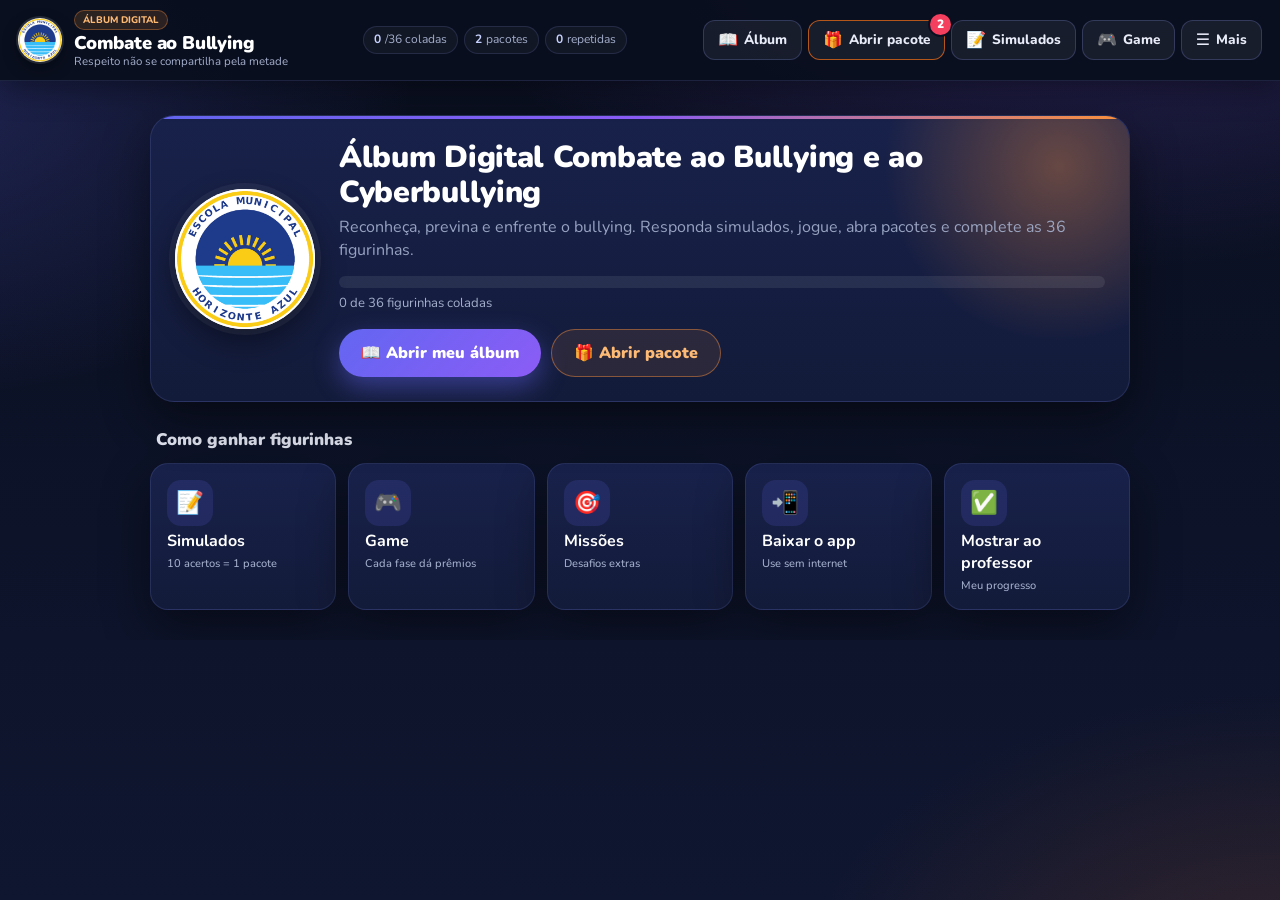
<file: index.html>
<!DOCTYPE html>
<html lang="pt-BR">
<head>
  <meta charset="UTF-8">
  <meta name="viewport" content="width=device-width, initial-scale=1.0">
  <title>Álbum Combate ao Bullying e ao Cyberbullying</title>
  <meta name="description" content="Álbum digital pedagógico sobre bullying, cyberbullying, empatia e cultura de paz na escola.">
  <meta name="theme-color" content="#0a0f1f">
  <link rel="icon" type="image/svg+xml" href="logo-projeto.svg">
  <link rel="icon" type="image/png" sizes="192x192" href="logo-projeto-192.png">
  <link rel="apple-touch-icon" href="logo-projeto-192.png">
  <link rel="manifest" href="manifest.webmanifest">
  <meta name="theme-color" content="#0a0f1f">
  <link rel="stylesheet" href="style.css">
  <link rel="stylesheet" href="layout-cb.css">
  <link rel="preconnect" href="https://fonts.googleapis.com">
  <link rel="stylesheet" href="https://fonts.googleapis.com/css2?family=Nunito:wght@500;700;800;900&display=swap" media="print" onload="this.media='all'">
  <link rel="stylesheet" href="tema-cb.css">
</head>
<body>
<div class="app">
  <header class="topo cb-topo">
    <div class="brand" role="button" tabindex="0" title="Início" onclick="abrirTela('projeto')">
      <img class="cb-brand-logo" src="logo-escola.png" alt="">
      <span class="cb-brand-txt">
        <span class="selo">Álbum digital</span>
        <h1>Combate ao Bullying</h1>
        <p>Respeito não se compartilha pela metade</p>
      </span>
    </div>
    <div class="cb-status" aria-label="Seu progresso">
      <span class="cb-chip"><b id="navStatusColadas">0</b>/36 coladas</span>
      <span class="cb-chip"><b id="navStatusPacotes">0</b> pacotes</span>
      <span class="cb-chip"><b id="navStatusRepetidas">0</b> repetidas</span>
    </div>
    <div class="cb-principal">
      <button data-nav="album" onclick="abrirTela('album')"><span class="cb-ico">📖</span><span>Álbum</span></button>
      <button data-nav="pacote" onclick="abrirPacote()"><span class="cb-ico">🎁</span><span class="cb-lbl-longo">Abrir pacote</span><span class="cb-lbl-curto">Pacote</span></button>
      <button data-nav="simulados" onclick="abrirTela('simulados')"><span class="cb-ico">📝</span><span>Simulados</span></button>
      <button onclick="window.location.href='game/index.html'"><span class="cb-ico">🎮</span><span>Game</span></button>
      <button id="cbMaisBtn" aria-expanded="false" aria-controls="cbMenu" onclick="cbAlternarMenu()"><span class="cb-ico">☰</span><span>Mais</span></button>
    </div>
    <nav id="cbMenu" class="cb-menu" aria-label="Mais opções">
      <button onclick="abrirTela('projeto')">Sobre o projeto</button>
      <button onclick="cbAbrirCriador()">👨‍🏫 Criador do projeto</button>
      <button id="cbAreaProf">👩‍🏫 Área do professor</button>
      <button id="cbProjetor">📽 Modo Projetor</button>
      <button id="btnSomAlbum" onclick="alternarSom()">🎵 Música e efeitos: OFF</button>
      <label class="cb-volume">🔊 Volume <input id="cbVolume" type="range" min="0" max="1" step="0.05" aria-label="Volume"></label>
      <button class="cb-perigo" onclick="confirmarReinicio()">Reiniciar álbum</button>
    </nav>
  </header>
  <script>
  document.getElementById('cbAreaProf').addEventListener('click',function(){location.href='prof'+'essor.html'});
  document.getElementById('cbProjetor').addEventListener('click',function(){location.href='projetor.html'});
  (function(){var r=document.getElementById('cbVolume');var v=parseFloat(localStorage.getItem('cb_volume'));r.value=isNaN(v)?0.5:v;r.addEventListener('input',function(){if(window.definirVolume)definirVolume(parseFloat(r.value));});r.addEventListener('change',function(){if(window.somResposta)somResposta(true);});})();
  function cbAlternarMenu(forcar){
    const m=document.getElementById('cbMenu'), b=document.getElementById('cbMaisBtn');
    const abrir = typeof forcar==='boolean' ? forcar : !m.classList.contains('aberto');
    m.classList.toggle('aberto',abrir); b.setAttribute('aria-expanded',abrir);
  }
  if(location.origin.indexOf('appassets.androidplatform.net')>=0) document.documentElement.classList.add('cb-no-app');
  document.addEventListener('click',e=>{
    const m=document.getElementById('cbMenu'); if(!m||!m.classList.contains('aberto')) return;
    if(e.target.closest('#cbMaisBtn')) return;
    if(e.target.closest('#cbMenu button')||!e.target.closest('#cbMenu')) cbAlternarMenu(false);
  });
  </script>

  <main>
    <section id="tela-projeto" class="tela ativa">
      <div class="hero cb-hero">
        <div class="logo-box"><img src="logo-escola.png" alt="Logo da Escola Municipal Horizonte Azul (escola fictícia)"></div>
        <div class="cb-hero-texto">
          <h2>Álbum Digital Combate ao Bullying e ao Cyberbullying</h2>
          <p>Reconheça, previna e enfrente o bullying. Responda simulados, jogue, abra pacotes e complete as 36 figurinhas.</p>
          <div class="cb-progresso" aria-label="Progresso do álbum">
            <div class="cb-progresso-barra"><span id="cbBarraProgresso"></span></div>
            <small id="cbTextoProgresso">0 de 36 figurinhas coladas</small>
          </div>
          <div class="cb-cta">
            <button class="cb-btn-principal" onclick="abrirTela('album')">📖 Abrir meu álbum</button>
            <button class="cb-btn-secundario" onclick="abrirPacote()">🎁 Abrir pacote</button>
          </div>
        </div>
      </div>
      <h3 class="cb-secao">Como ganhar figurinhas</h3>
      <div class="cb-atalhos">
        <button onclick="abrirTela('simulados')"><span>📝</span><b>Simulados</b><small>10 acertos = 1 pacote</small></button>
        <button onclick="window.location.href='game/index.html'"><span>🎮</span><b>Game</b><small>Cada fase dá prêmios</small></button>
        <button onclick="document.getElementById('dx13Missoes')?.click()"><span>🎯</span><b>Missões</b><small>Desafios extras</small></button>
        <button id="cbTileApp" onclick="window.cbAbrirBaixarApp&&window.cbAbrirBaixarApp()"><span>📲</span><b>Baixar o app</b><small>Use sem internet</small></button>
        <button id="cbTilePesquisa" onclick="document.getElementById('dx13Pesquisa1')?.click()"><span>📊</span><b>Pesquisa 1</b><small>Diagnóstico inicial</small></button>
      </div>
      <p class="creditos cb-creditos-rodape">Escola Municipal Horizonte Azul (escola fictícia) • Idealização e desenvolvimento: Prof. Carlos André Tavares de Lima</p>
    </section>

    <section id="tela-album" class="tela">
      <div class="painel">
        <button class="cb-seta" aria-label="Página anterior" onclick="paginaAnterior()">‹</button>
        <div><b id="tituloPagina">Página</b><span id="textoPagina"></span></div>
        <button class="cb-seta" aria-label="Próxima página" onclick="proximaPagina()">›</button>
      </div>
      <div id="albumPages" class="album-pages"></div>
    </section>

    <section id="tela-simulados" class="tela">
      <h2>Simulados e Desafio Final</h2>
      <p>Responda para ganhar pacotes e completar o álbum.</p>
      <div id="simuladosArea" class="simulados-area"></div>
    </section>

    <section id="tela-admin" class="tela">
      <h2>Painel de Concluintes</h2>
      <p>Use este painel para conferir os 10 primeiros vencedores.</p>
      <div class="admin-actions">
        <button onclick="carregarConcluintes()">Atualizar lista</button>
        <button onclick="exportarConcluintes()">Exportar CSV</button>
      </div>
      <div id="listaConcluintes"></div>
    </section>
  </main>
<aside class="rodape-status">
    <span>Pacotes: <b id="pacotesQtd">0</b></span>
    <span>Coladas: <b id="coladasQtd">0</b>/36</span>
    <span>Repetidas: <b id="repetidasQtd">0</b></span>
    <button onclick="confirmarReinicio()">Reiniciar álbum</button>
  </aside>
</div>

<div id="modal" class="modal oculto">
  <div class="modal-box">
    <button class="fechar" onclick="fecharModal()">×</button>
    <div id="modalConteudo"></div>
  </div>
</div>

<script src="album-data.js"></script>
<script>
const SUPABASE_URL = (window.SUPABASE_CONFIG && window.SUPABASE_CONFIG.url) || "";
const SUPABASE_ANON_KEY = (window.SUPABASE_CONFIG && window.SUPABASE_CONFIG.anonKey) || "";
</script>
<script src="painel-config.js?v=22"></script>
<script src="supabase-config.js"></script>
<script src="script.js"></script>
<script src="nav-cb.js?v=1"></script>
</body>
</html>
</file>
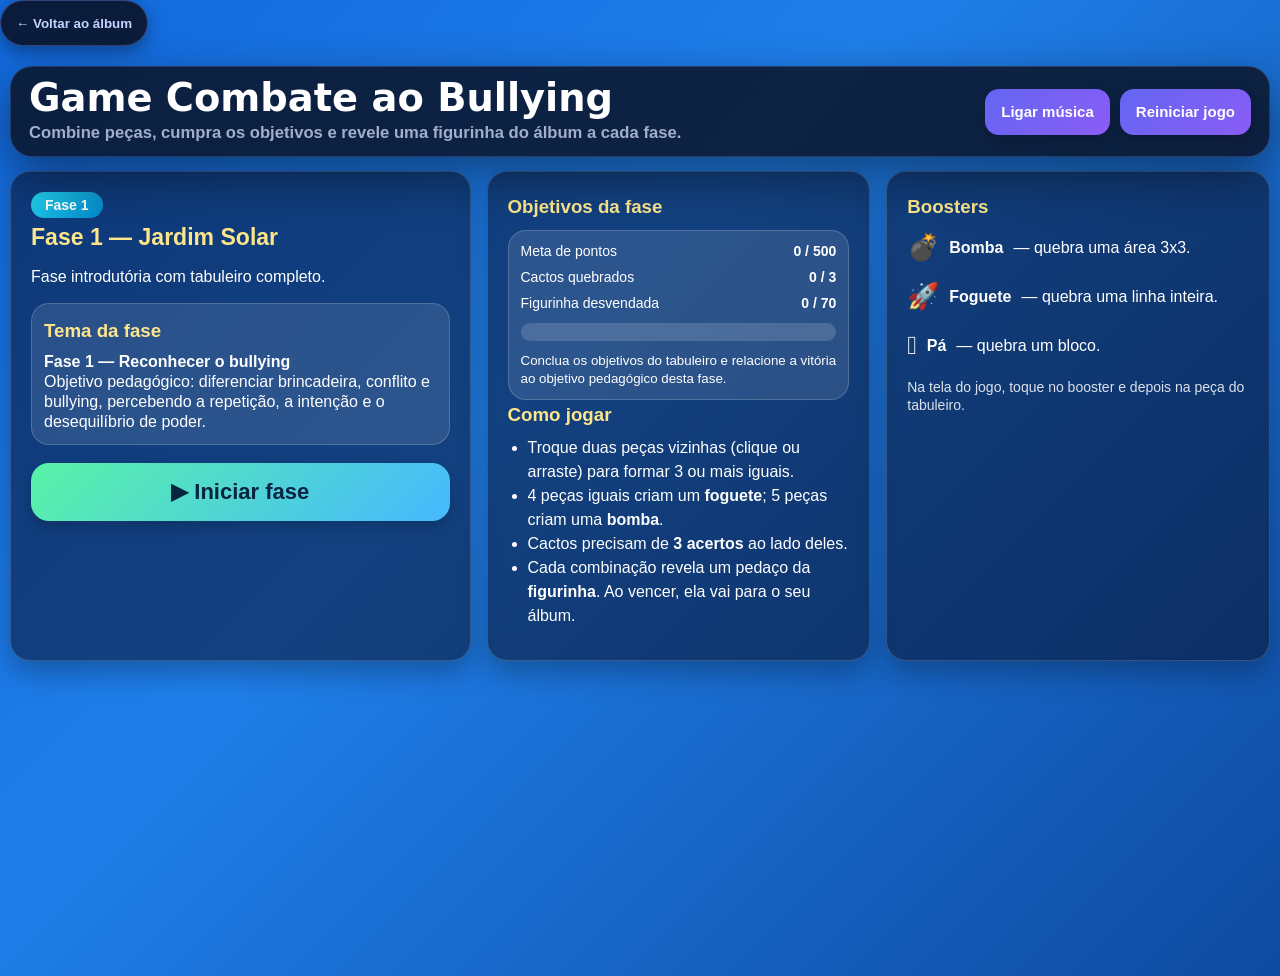
<file: game/index.html>
<!DOCTYPE html>
<html lang="pt-BR">
<head>
  <meta charset="UTF-8" />
  <link rel="icon" type="image/svg+xml" href="../logo-projeto.svg">
<link rel="apple-touch-icon" href="../logo-projeto-192.png">
<meta name="viewport" content="width=device-width, initial-scale=1.0" />
  <title>Game — Combate ao Bullying</title>
  <link rel="stylesheet" href="style.css" />
  <link rel="stylesheet" href="mobile-fix.css" />
</head>
<body>
  <audio id="audioFundo" src="audio/fundo.mp3" loop></audio>
  <audio id="audioClick" src="audio/click.mp3"></audio>
  <audio id="audioSwipe" src="audio/swipe.mp3"></audio>
  <audio id="audioMatch" src="https://cdn.pixabay.com/download/audio/2021/08/04/audio_0625c1539c.mp3?filename=success-1-6297.mp3" preload="auto" onerror="if(!this.dataset.local){this.dataset.local=1;this.src='audio/match.mp3'}"></audio>
  <audio id="audioSparkle" src="audio/sparkle.mp3"></audio>
  <audio id="audioBomba" src="audio/bomba.mp3"></audio>
  <audio id="audioFoguete" src="audio/foguete.mp3"></audio>
  <audio id="audioPa" src="audio/pa.mp3"></audio>
  <audio id="audioErro" src="audio/erro.mp3"></audio>
  <audio id="audioVitoria" src="audio/vitoria.mp3"></audio>

  <button id="dxGameBack" onclick="window.location.href='../index.html'">← Voltar ao álbum</button>

  <!-- TELA 1: explicação da fase -->
  <div class="pagina" id="telaIntro">
    <header class="topbar">
      <div>
        <h1>Game Combate ao Bullying</h1>
        <p>Combine peças, cumpra os objetivos e revele uma figurinha do álbum a cada fase.</p>
      </div>
      <div class="topbar-actions">
        <button id="btnAudio" class="btn btn-dark">Ligar música</button>
        <button id="btnReiniciar" class="btn btn-dark">Reiniciar jogo</button>
      </div>
    </header>

    <main class="intro-grade">
      <section class="intro-card intro-fase">
        <span class="intro-etiqueta">Fase <b id="faseAtual">1</b></span>
        <h2 id="tituloFase">Fase 1</h2>
        <p id="subtituloFase">Troque peças por clique ou arrastando um bloco por vez.</p>
        <div class="painel-preparo">
          <h3>Tema da fase</h3>
          <p id="temaFase">Cada fase tem layout, fundo e dificuldade próprios.</p>
        </div>
        <button id="btnIniciarFase" class="btn btn-primary btn-iniciar">▶ Iniciar fase</button>
      </section>

      <section class="intro-card">
        <h3>Objetivos da fase</h3>
        <div class="objetivos">
          <div class="objetivo-item"><span>Meta de pontos</span><strong id="metaPontos">0 / 0</strong></div>
          <div class="objetivo-item"><span>Cactos quebrados</span><strong id="metaCactos">0 / 0</strong></div>
          <div class="objetivo-item"><span>Figurinha desvendada</span><strong id="metaFigurinha">0 / 0</strong></div>
          <div class="barra"><div id="progresso" class="progresso"></div></div>
          <small id="descricaoFase">Conclua os 3 objetivos para passar de fase.</small>
        </div>
        <h3>Como jogar</h3>
        <ul class="intro-lista">
          <li>Troque duas peças vizinhas (clique ou arraste) para formar 3 ou mais iguais.</li>
          <li>4 peças iguais criam um <b>foguete</b>; 5 peças criam uma <b>bomba</b>.</li>
          <li>Cactos precisam de <b>3 acertos</b> ao lado deles.</li>
          <li>Cada combinação revela um pedaço da <b>figurinha</b>. Ao vencer, ela vai para o seu álbum.</li>
        </ul>
      </section>

      <section class="intro-card">
        <h3>Boosters</h3>
        <ul class="intro-lista intro-boosters">
          <li><span>💣</span><b>Bomba</b> — quebra uma área 3x3.</li>
          <li><span>🚀</span><b>Foguete</b> — quebra uma linha inteira.</li>
          <li><span>🪏</span><b>Pá</b> — quebra um bloco.</li>
        </ul>
        <p class="intro-dica">Na tela do jogo, toque no booster e depois na peça do tabuleiro.</p>
      </section>
    </main>
  </div>

  <!-- TELA 2: jogo em tela cheia -->
  <div id="telaJogo" class="tela-jogo escondida">
    <aside class="jogo-esq">
      <div class="jogo-titulo"><b>Fase <span id="jogoFaseNum">1</span></b> <span id="jogoFaseNome"></span></div>
      <div class="figurinha-box">
        <div class="figurinha-head">
          <h2>Figurinha sendo revelada</h2>
          <span id="figurinhaArquivo" class="etiqueta-arquivo">Figurinha do álbum</span>
        </div>
        <div id="stickerPreview" class="sticker-preview sem-imagem">
          <img id="stickerImage" alt="Figurinha" />
          <div id="stickerFallback" class="sticker-fallback">
            <div class="fallback-numero" id="fallbackNumero">001</div>
            <div class="fallback-texto">FIGURINHA</div>
          </div>
          <div id="stickerMask" class="sticker-mask"></div>
        </div>
        <div class="figurinha-stats">
          <span id="coberturaRestante">0 blocos cobrindo</span>
          <span id="porcentagemVisivel">0% visível</span>
        </div>
      </div>
    </aside>

    <section class="jogo-centro">
      <div id="tabuleiro" class="tabuleiro"></div>
    </section>

    <aside class="jogo-dir">
      <div class="card-info">
        <div class="linha-info"><span>Pontos</span><strong id="pontos">0</strong></div>
        <div class="linha-info"><span>Jogadas</span><strong id="movimentos">0</strong></div>
        <div class="linha-info"><span>Figurinha</span><strong id="figurinhaNumero">001</strong></div>
      </div>
      <div id="statusBooster" class="status-booster">Nenhum booster ativo.</div>
      <button id="boosterBomba" class="booster-btn">
        <span class="booster-icone">💣</span>
        <span class="booster-texto"><strong>Bomba</strong><small>Área 3x3</small></span>
        <span id="qtdBomba" class="booster-qtd">3</span>
      </button>
      <button id="boosterFoguete" class="booster-btn">
        <span class="booster-icone">🚀</span>
        <span class="booster-texto"><strong>Foguete</strong><small>Linha inteira</small></span>
        <span id="qtdFoguete" class="booster-qtd">3</span>
      </button>
      <button id="boosterPa" class="booster-btn">
        <span class="booster-icone">🪏</span>
        <span class="booster-texto"><strong>Pá</strong><small>1 bloco</small></span>
        <span id="qtdPa" class="booster-qtd">3</span>
      </button>
      <div class="jogo-acoes">
        <button id="btnEmbaralhar" class="btn">Embaralhar</button>
        <button id="btnProximaFase" class="btn btn-primary" disabled>Próxima fase</button>
        <button id="btnVerExplicacao" class="btn btn-dark">ⓘ Explicação da fase</button>
        <button id="btnSairJogo" class="btn btn-dark">← Voltar ao álbum</button>
      </div>
    </aside>
  </div>

  <div id="modal" class="modal escondido">
    <div class="modal-box">
      <h2 id="modalTitulo">Resultado</h2>
      <p id="modalTexto"></p>
      <div class="modal-actions">
        <button id="btnModalPrincipal" class="btn btn-primary">Continuar</button>
        <button id="btnModalSecundario" class="btn btn-dark escondido">Fechar</button>
      </div>
    </div>
  </div>

  <script src="../album-data.js"></script>
  <script src="figurinhas/figurinhas-config.js"></script>
  <script src="script.js"></script>
  <script src="game-v13.js"></script>
<script>
/* Duas telas: explicação da fase e jogo em tela cheia */
(function(){
  var intro=document.getElementById('telaIntro'), jogo=document.getElementById('telaJogo'), voltar=document.getElementById('dxGameBack');
  function mostrarJogo(){
    intro.classList.add('escondida'); jogo.classList.remove('escondida'); if(voltar) voltar.classList.add('escondida');
    document.body.classList.add('modo-jogo');
    try{ if(!document.fullscreenElement && document.documentElement.requestFullscreen && window.innerWidth>900) document.documentElement.requestFullscreen().catch(function(){}); }catch(e){}
  }
  function mostrarIntro(){
    jogo.classList.add('escondida'); intro.classList.remove('escondida'); if(voltar) voltar.classList.remove('escondida');
    document.body.classList.remove('modo-jogo'); window.scrollTo(0,0);
  }
  document.getElementById('btnIniciarFase').addEventListener('click',mostrarJogo);
  document.getElementById('btnVerExplicacao').addEventListener('click',mostrarIntro);
  document.getElementById('btnSairJogo').addEventListener('click',function(){ try{ if(document.fullscreenElement) document.exitFullscreen(); }catch(e){} window.location.href='../index.html'; });
  // título da fase também na tela do jogo
  function copiarTitulo(){ document.getElementById('jogoFaseNum').textContent=document.getElementById('faseAtual').textContent; document.getElementById('jogoFaseNome').textContent=(document.getElementById('tituloFase').textContent||'').replace(/^Fase\s*\d+\s*[—-]\s*/,''); }
  var ultimaFase=null;
  new MutationObserver(function(){ copiarTitulo(); var f=document.getElementById('faseAtual').textContent; if(ultimaFase!==null && f!==ultimaFase) mostrarIntro(); ultimaFase=f; }).observe(document.getElementById('faseAtual'),{childList:true,characterData:true,subtree:true});
  new MutationObserver(copiarTitulo).observe(document.getElementById('tituloFase'),{childList:true,characterData:true,subtree:true});
  window.addEventListener('load',function(){ copiarTitulo(); ultimaFase=document.getElementById('faseAtual').textContent; });
})();
</script>
</body>
</html>
</file>
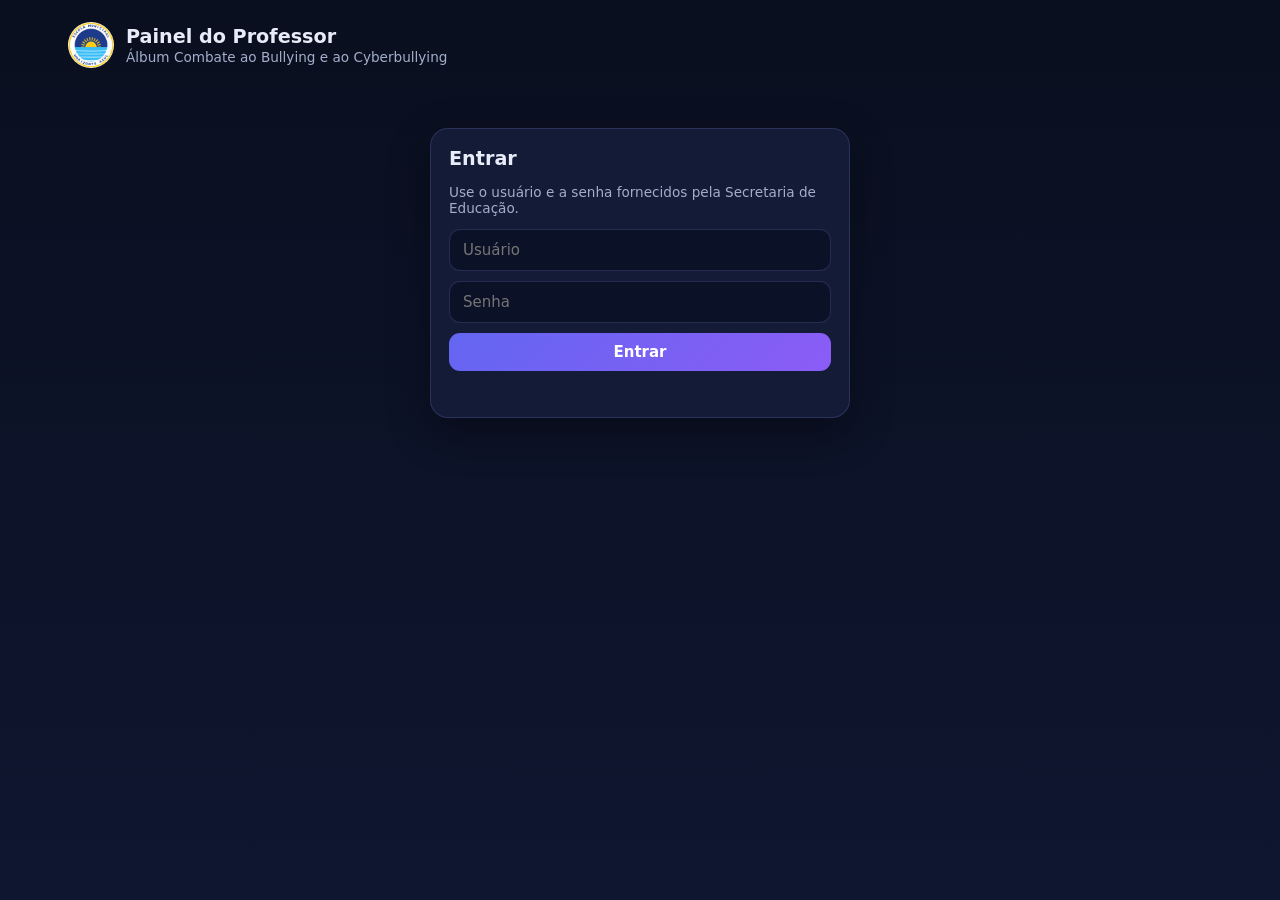
<file: professor.html>
<!DOCTYPE html>
<html lang="pt-BR">
<head>
<meta charset="UTF-8">
<link rel="icon" type="image/svg+xml" href="logo-projeto.svg">
<link rel="apple-touch-icon" href="logo-projeto-192.png">
<meta name="viewport" content="width=device-width,initial-scale=1">
<meta name="robots" content="noindex">
<title>Painel do Professor — Combate ao Bullying</title>
<style>
:root{--bg:#0a0f1f;--bg2:#0f1630;--card:#131b36;--card2:#18224a;--borda:rgba(148,163,255,.18);--txt:#e8ecf8;--txt2:#a3aecb;--pri:#6366f1;--sol:#fb923c;--ok:#22c55e;--alerta:#f59e0b;--erro:#f87171}
*{box-sizing:border-box}
body{margin:0;background:linear-gradient(180deg,var(--bg),var(--bg2)) fixed;color:var(--txt);font-family:"Segoe UI",system-ui,-apple-system,Arial,sans-serif;font-size:15px}
a{color:#a5b4fc}
.wrap{max-width:1180px;margin:auto;padding:22px 18px 60px}
header.top{display:flex;align-items:center;justify-content:space-between;gap:14px;flex-wrap:wrap;margin-bottom:18px}
.marca{display:flex;align-items:center;gap:12px}.marca img{width:46px;height:46px;border-radius:50%}
.marca b{display:block;font-size:1.2rem}.marca span{color:var(--txt2);font-size:.85rem}
.card{background:var(--card);border:1px solid var(--borda);border-radius:18px;padding:18px;margin-bottom:16px;box-shadow:0 14px 40px rgba(0,0,0,.35)}
h1,h2,h3{margin:0 0 10px}h2{font-size:1.2rem}h3{font-size:1.05rem}
.muted{color:var(--txt2)}.peq{font-size:.85rem}
input,select{padding:11px 13px;border-radius:11px;border:1px solid var(--borda);background:#0b1228;color:#fff;font:inherit;min-width:0}
button{border:0;border-radius:11px;padding:10px 14px;font:inherit;font-weight:700;cursor:pointer;color:#fff;background:#24305e}
button:hover{filter:brightness(1.15)}button:disabled{opacity:.5;cursor:default}
.pri{background:linear-gradient(135deg,#6366f1,#8b5cf6)}.sol{background:linear-gradient(135deg,#fb923c,#f43f5e)}.perigo{background:#7f1d1d}.mini{padding:6px 10px;font-size:.8rem;border-radius:9px}
.linha{display:flex;gap:8px;flex-wrap:wrap;align-items:center}
.login{max-width:420px;margin:60px auto}.login form{display:grid;gap:10px}
.msg{min-height:1.2em;color:var(--erro);font-weight:600}
.metricas{display:grid;grid-template-columns:repeat(4,1fr);gap:10px;margin:12px 0}
.metricas div{background:var(--card2);border-radius:14px;padding:12px}.metricas b{display:block;font-size:1.6rem}.metricas span{color:var(--txt2);font-size:.8rem}
.escola{border-left:4px solid var(--sol)}
.turma{background:#0e1530;border:1px solid var(--borda);border-radius:14px;padding:14px;margin-top:12px}
.tabela{width:100%;border-collapse:collapse;margin-top:10px;font-size:.92rem}
.tabela th,.tabela td{padding:8px 7px;border-bottom:1px solid rgba(148,163,255,.12);text-align:left;vertical-align:middle}
.tabela th{color:var(--txt2);font-weight:600;font-size:.8rem;text-transform:uppercase;letter-spacing:.03em}
.cod{font-family:ui-monospace,Consolas,monospace;font-weight:800;letter-spacing:.12em;color:#fde68a}
.barra{display:inline-block;width:90px;height:8px;border-radius:99px;background:#0a0f1f;vertical-align:middle;margin-right:6px;overflow:hidden}.barra i{display:block;height:100%;background:linear-gradient(90deg,#fb923c,#facc15)}
.pill{display:inline-block;padding:3px 8px;border-radius:99px;font-size:.75rem;font-weight:700}
.p-ok{background:rgba(34,197,94,.18);color:#86efac}.p-nao{background:rgba(148,163,255,.14);color:var(--txt2)}.p-alerta{background:rgba(245,158,11,.2);color:#fcd34d}
.nome-local{width:100%;max-width:200px;padding:6px 9px;border-radius:8px;font-size:.88rem}
.oculto{display:none!important}
.lnk{background:#24305e;color:#fff;border-radius:9px;padding:8px 12px;text-decoration:none;font-weight:700;font-size:.85rem}
.lanc{margin-top:12px;background:#111a3a;border:1px dashed rgba(250,204,21,.45);border-radius:14px;padding:14px}
.lanc label{margin-right:12px}
.lanc-campo{font-family:ui-monospace,Consolas,monospace;font-size:1.6rem;letter-spacing:.35em;width:100%;max-width:520px;margin:6px 0}
.tabwrap{overflow-x:auto}
details>summary{cursor:pointer;font-weight:700;color:#c7d2fe;margin:6px 0}
.aviso{background:rgba(250,204,21,.08);border:1px dashed rgba(250,204,21,.45);border-radius:12px;padding:10px 12px;color:#fde68a;font-size:.88rem}
@media(max-width:760px){.metricas{grid-template-columns:1fr 1fr}.tabela .esconde-mob{display:none}}
</style>
</head>
<body>
<div class="wrap">
  <header class="top">
    <div class="marca"><img src="logo-escola.png" alt=""><div><b>Painel do Professor</b><span>Álbum Combate ao Bullying e ao Cyberbullying</span></div></div>
    <div id="topoUsuario" class="linha oculto"><span id="quem" class="muted"></span><button class="mini" onclick="Painel.carregar()">↻ Atualizar</button><button class="mini" onclick="Painel.abrirSenha()">Trocar senha</button><button class="mini perigo" onclick="Painel.sair()">Sair</button></div>
  </header>

  <section id="semConfig" class="card oculto"><h2>Painel ainda não ativado</h2><p class="muted">O álbum está funcionando em modo local. Para ativar o painel, preencha o arquivo <code>painel-config.js</code> com os dados do banco (veja o README).</p><p><a href="index.html">Voltar ao álbum</a></p></section>

  <section id="telaLogin" class="card login oculto">
    <h2>Entrar</h2>
    <p class="muted peq">Use o usuário e a senha fornecidos pela Secretaria de Educação.</p>
    <form onsubmit="Painel.entrar(event)">
      <input id="lUsuario" autocomplete="username" placeholder="Usuário" required>
      <input id="lSenha" type="password" autocomplete="current-password" placeholder="Senha" required>
      <button class="pri" type="submit" id="lBtn">Entrar</button>
      <div id="lMsg" class="msg"></div>
    </form>
  </section>

  <section id="telaSenha" class="card login oculto">
    <h2>Trocar senha</h2>
    <form onsubmit="Painel.trocarSenha(event)">
      <input id="sAtual" type="password" autocomplete="current-password" placeholder="Senha atual" required>
      <input id="sNova" type="password" autocomplete="new-password" placeholder="Nova senha (mín. 8 caracteres)" required minlength="8">
      <div class="linha"><button class="pri" type="submit">Salvar</button><button type="button" onclick="Painel.mostrar('painel')">Cancelar</button></div>
      <div id="sMsg" class="msg"></div>
    </form>
  </section>

  <main id="telaPainel" class="oculto">
    <section class="card">
      <div class="linha" style="justify-content:space-between"><h2 id="tituloVisao">Visão geral</h2><div class="linha"><span class="muted peq" id="atualizadoEm"></span><button class="mini" onclick="Painel.exportarTudo()">⬇ Exportar tudo</button><a class="mini" href="projetor.html" style="background:#24305e;color:#fff;border-radius:9px;padding:6px 10px;text-decoration:none;font-weight:700;font-size:.8rem">📽 Modo Projetor</a></div></div>
      <div class="metricas" id="metricasGerais"></div>
      <div id="resumoEscolas"></div>
      <p class="aviso">🔒 Nenhum nome de aluno é guardado no servidor. A coluna "Nome" fica salva só neste navegador, para você se organizar. Os alunos são identificados pelo código do cartão.</p>
    </section>
    <section class="card">
      <h2>📋 Pesquisas em papel (antes e depois)</h2>
      <p class="muted peq">Anônimas, só para marcar X. A inicial é aplicada no 1º encontro e a final no 3º. Depois, lance as folhas em cada turma, no botão “📝 Lançar pesquisas”.</p>
      <div class="linha">
        <a class="mini lnk" href="pesquisas/pesquisas-inicial-e-final.pdf" target="_blank">🖨 Pesquisas inicial e final (PDF)</a>
        <a class="mini lnk" href="pesquisas/etiquetas-envelope.pdf" target="_blank">✉ Etiquetas de envelope</a>
        <a class="mini lnk" href="pesquisas/lista-conferencia-turma.pdf" target="_blank">📄 Lista de conferência da turma</a>
      </div>
      <details><summary>📊 Resultado geral das pesquisas</summary><div id="resultadoGeral"></div></details>
    </section>
    <section id="areaSecretaria" class="card oculto">
      <h2>Cadastrar escola</h2>
      <div class="linha"><input id="novaEscola" placeholder="Nome da escola" style="flex:1;min-width:220px"><button class="pri" onclick="Painel.criarEscola()">Cadastrar</button></div>
      <div id="msgEscola" class="msg"></div>
    </section>
    <div id="escolas"></div>
  </main>
</div>
<script src="qrcode-lib.js"></script>
<script src="painel-config.js?v=22"></script>
<script src="painel-app.js?v=24"></script>
</body>
</html>
</file>
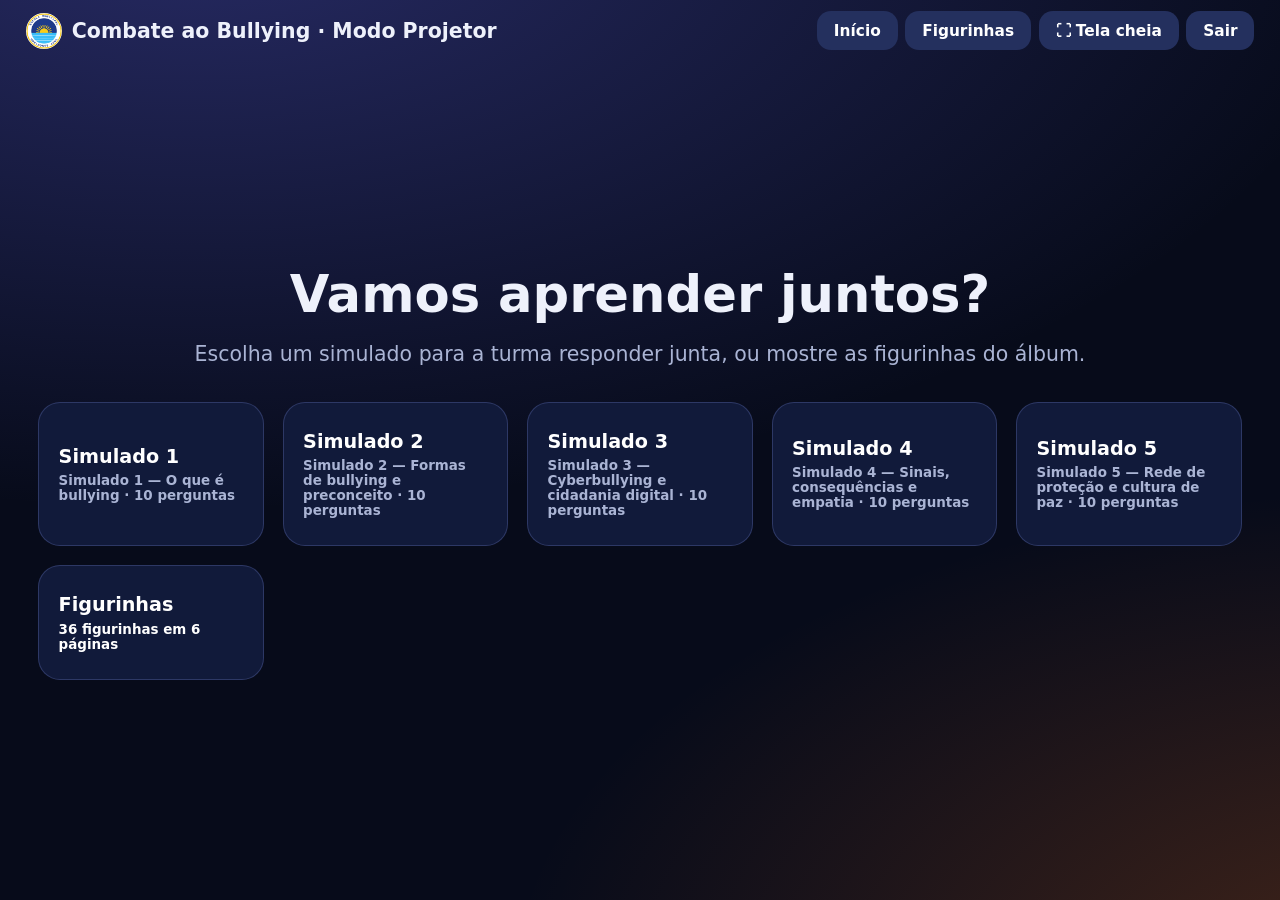
<file: projetor.html>
<!DOCTYPE html>
<html lang="pt-BR">
<head>
<meta charset="UTF-8">
<link rel="icon" type="image/svg+xml" href="logo-projeto.svg">
<link rel="apple-touch-icon" href="logo-projeto-192.png">
<meta name="viewport" content="width=device-width,initial-scale=1">
<title>Modo Projetor — Combate ao Bullying</title>
<style>
:root{--bg:#070b1a;--card:#111a3a;--borda:rgba(148,163,255,.22);--txt:#eef1fb;--txt2:#aab4d4;--ok:#22c55e;--erro:#ef4444}
*{box-sizing:border-box}
html,body{margin:0;height:100%}
body{background:radial-gradient(1200px 600px at 15% -10%,rgba(99,102,241,.35),transparent),radial-gradient(900px 500px at 110% 110%,rgba(249,115,22,.25),transparent),var(--bg);color:var(--txt);font-family:"Segoe UI",system-ui,Arial,sans-serif;display:flex;flex-direction:column}
header{display:flex;align-items:center;justify-content:space-between;padding:1.2vh 2vw;gap:1vw;flex-wrap:wrap}
.marca{display:flex;align-items:center;gap:.8vw;font-weight:800;font-size:clamp(16px,1.6vw,28px)}.marca img{height:clamp(34px,4vh,56px);border-radius:50%}
nav{display:flex;gap:.6vw;flex-wrap:wrap}
button{font:inherit;border:0;border-radius:14px;padding:.7em 1.1em;font-weight:800;cursor:pointer;color:#fff;background:#24305e;font-size:clamp(14px,1.2vw,22px)}
button:hover{filter:brightness(1.15)}button.ativo{background:linear-gradient(135deg,#6366f1,#8b5cf6)}
.sol{background:linear-gradient(135deg,#fb923c,#f43f5e)}
main{flex:1;display:flex;flex-direction:column;padding:1vh 3vw 3vh;min-height:0}
.inicio{flex:1;display:grid;place-items:center;text-align:center}
.inicio h1{font-size:clamp(28px,4vw,72px);margin:0 0 2vh}.inicio p{font-size:clamp(16px,1.6vw,30px);color:var(--txt2);margin:0 0 4vh}
.escolha{display:grid;grid-template-columns:repeat(auto-fit,minmax(220px,1fr));gap:1.5vw;width:min(1300px,94vw)}
.escolha button{padding:3vh 1.5vw;border-radius:22px;background:var(--card);border:1px solid var(--borda);text-align:left;font-size:clamp(16px,1.5vw,28px)}
.escolha small{display:block;color:var(--txt2);font-weight:600;margin-top:.6vh;font-size:.7em}
.topo-q{display:flex;justify-content:space-between;align-items:center;color:var(--txt2);font-size:clamp(14px,1.4vw,26px);margin-bottom:1.5vh;gap:1vw;flex-wrap:wrap}
.pergunta{font-size:clamp(24px,3.2vw,60px);font-weight:800;line-height:1.2;margin:0 0 3vh}
.opcoes{display:grid;grid-template-columns:1fr 1fr;gap:1.6vw;flex:1;min-height:0}
.op{display:flex;align-items:center;gap:1.2vw;background:var(--card);border:2px solid var(--borda);border-radius:22px;padding:2vh 1.6vw;font-size:clamp(18px,2.1vw,40px);font-weight:700;line-height:1.2}
.op .l{flex:0 0 auto;width:2.1em;height:2.1em;border-radius:50%;display:grid;place-items:center;font-weight:900;color:#fff}
.op:nth-child(1) .l{background:#6366f1}.op:nth-child(2) .l{background:#f97316}.op:nth-child(3) .l{background:#14b8a6}.op:nth-child(4) .l{background:#e11d48}
.op.certa{border-color:var(--ok);background:rgba(34,197,94,.18)}.op.apagada{opacity:.3}
.rodape{display:flex;justify-content:space-between;align-items:center;margin-top:2.5vh;gap:1vw;flex-wrap:wrap}
.placar{font-size:clamp(16px,1.6vw,30px);font-weight:800}
.placar span{color:#fde68a}
.final{flex:1;display:grid;place-items:center;text-align:center}.final b{font-size:clamp(60px,10vw,180px);color:#fde68a;display:block}
.paginas{display:flex;gap:.6vw;flex-wrap:wrap;margin-bottom:2vh}
.grade{display:grid;grid-template-columns:repeat(6,1fr);gap:1.2vw;flex:1;min-height:0}
.fig{background:var(--card);border:1px solid var(--borda);border-radius:16px;padding:.8vh;cursor:pointer;display:flex;flex-direction:column;gap:.6vh}
.fig img{width:100%;aspect-ratio:768/1376;object-fit:cover;border-radius:10px;background:#0b1228}
.fig span{font-size:clamp(12px,1vw,18px);font-weight:700;text-align:center}
.detalhe{flex:1;display:grid;grid-template-columns:minmax(0,30%) 1fr;gap:3vw;align-items:center;min-height:0}
.detalhe img{width:100%;max-height:78vh;object-fit:contain;border-radius:18px}
.detalhe h2{font-size:clamp(26px,3vw,56px);margin:0 0 2vh}.detalhe p{font-size:clamp(17px,1.8vw,34px);line-height:1.35;margin:0 0 2vh}
.detalhe .atitude{background:rgba(250,204,21,.12);border-left:6px solid #facc15;padding:1.5vh 1.2vw;border-radius:10px}
.dica{color:var(--txt2);font-size:clamp(12px,1vw,18px)}
@media(max-width:800px){.opcoes{grid-template-columns:1fr}.grade{grid-template-columns:repeat(3,1fr)}.detalhe{grid-template-columns:1fr}}
</style>
</head>
<body>
<header>
  <div class="marca"><img src="logo-escola.png" alt="">Combate ao Bullying · Modo Projetor</div>
  <nav><button onclick="P.inicio()">Início</button><button onclick="P.telaFigurinhas(1)">Figurinhas</button><button onclick="P.tela()">⛶ Tela cheia</button><button onclick="location.href='index.html'">Sair</button></nav>
</header>
<main id="m"></main>
<script src="album-data.js"></script>
<script>
const P=(function(){
  const m=document.getElementById('m');
  const esc=t=>String(t==null?'':t).replace(/[&<>"']/g,c=>({'&':'&amp;','<':'&lt;','>':'&gt;','"':'&quot;',"'":'&#39;'}[c]));
  const SIM=window.CB_SIMULADOS||[];const PAG=window.PAGINAS||[];const FIG=window.FIGURINHAS||[];
  let sim=null,i=0,revelada=false,pontos=0;
  const somOk=new Audio('audio/acerto.mp3');
  function som(){try{const v=parseFloat(localStorage.getItem('cb_volume'));const vol=isNaN(v)?0.5:v;if(vol<=0)return;somOk.currentTime=0;somOk.volume=Math.min(1,0.8*vol);somOk.play().catch(()=>{})}catch(e){}}
  function inicio(){
    sim=null;
    m.innerHTML=`<div class="inicio"><div><h1>Vamos aprender juntos?</h1><p>Escolha um simulado para a turma responder junta, ou mostre as figurinhas do álbum.</p>
      <div class="escolha">${SIM.map((s,k)=>`<button onclick="P.comecar(${k})">Simulado ${k+1}<small>${esc(s.titulo)} · ${s.perguntas.length} perguntas</small></button>`).join('')}
      <button class="sol" onclick="P.telaFigurinhas(1)">Figurinhas<small style="color:#fff">36 figurinhas em ${PAG.length} páginas</small></button></div></div></div>`;
  }
  function comecar(k){sim=SIM[k];i=0;pontos=0;pergunta();}
  function pergunta(){
    revelada=false;const q=sim.perguntas[i];
    m.innerHTML=`<div class="topo-q"><span>${esc(sim.titulo)}</span><span>Pergunta ${i+1} de ${sim.perguntas.length}</span></div>
      <h1 class="pergunta">${esc(q[0])}</h1>
      <div class="opcoes">${q[1].map((o,k)=>`<div class="op" id="op${k}"><span class="l">${'ABCD'[k]}</span><span>${esc(o)}</span></div>`).join('')}</div>
      <div class="rodape"><span class="dica">A turma escolhe a resposta (mãos levantadas, cartões ou votação). Espaço/Enter revela · seta → avança</span>
      <div style="display:flex;gap:.8vw;align-items:center;flex-wrap:wrap"><span class="placar">Acertos da turma: <span id="pts">${pontos}</span></span>
      <button id="btnAcao" class="ativo" onclick="P.acao()">Revelar resposta</button></div></div>`;
  }
  function acao(){
    if(!sim)return;
    if(!revelada){
      const q=sim.perguntas[i];revelada=true;
      q[1].forEach((_,k)=>document.getElementById('op'+k).classList.add(k===q[2]?'certa':'apagada'));
      const b=document.getElementById('btnAcao');b.textContent='Próxima →';
      b.insertAdjacentHTML('beforebegin','<button style="background:#166534" onclick="P.acertou(this)">✓ A turma acertou</button>');
    }else proxima();
  }
  function acertou(b){som();pontos++;document.getElementById('pts').textContent=pontos;b.remove();}
  function proxima(){
    if(i<sim.perguntas.length-1){i++;pergunta();return;}
    m.innerHTML=`<div class="final"><div><p style="font-size:clamp(20px,2vw,36px);color:var(--txt2)">${esc(sim.titulo)}</p><b>${pontos}/${sim.perguntas.length}</b>
      <p style="font-size:clamp(20px,2vw,36px)">acertos da turma</p><button class="ativo" onclick="P.inicio()">Escolher outro</button></div></div>`;sim=null;
  }
  function telaFigurinhas(p){
    sim=null;const pg=PAG.find(x=>x.pagina===p)||PAG[0];const figs=FIG.filter(f=>f.pagina===p);
    m.innerHTML=`<div class="paginas">${PAG.map(x=>`<button class="${x.pagina===p?'ativo':''}" onclick="P.telaFigurinhas(${x.pagina})">${x.pagina}. ${esc(x.titulo)}</button>`).join('')}</div>
      <p class="dica" style="font-size:clamp(14px,1.4vw,26px);margin:0 0 1.5vh">${esc(pg.texto||'')}</p>
      <div class="grade">${figs.map(f=>`<div class="fig" onclick="P.detalhe(${f.numero})"><img src="figurinhas/${String(f.numero).padStart(2,'0')}.webp" alt=""><span>${f.numero}. ${esc(f.titulo)}</span></div>`).join('')}</div>`;
  }
  function detalhe(n){
    const f=FIG.find(x=>x.numero===n);const pg=PAG.find(x=>x.pagina===f.pagina)||{};
    m.innerHTML=`<div class="detalhe"><img src="figurinhas/${String(n).padStart(2,'0')}.webp" alt="">
      <div><p class="dica">Página ${f.pagina} · Figurinha ${n} de 36</p><h2>${esc(f.titulo)}</h2><p>${esc(f.mensagem)}</p><p>${esc(f.importancia||'')}</p>
      ${pg.atitude?`<p class="atitude"><b>Atitude:</b> ${esc(pg.atitude)}</p>`:''}
      <div style="display:flex;gap:.8vw;flex-wrap:wrap"><button onclick="P.detalhe(${n>1?n-1:36})">← Anterior</button><button onclick="P.telaFigurinhas(${f.pagina})">Voltar à página</button><button class="ativo" onclick="P.detalhe(${n<36?n+1:1})">Próxima →</button></div></div></div>`;
  }
  function tela(){if(!document.fullscreenElement)document.documentElement.requestFullscreen&&document.documentElement.requestFullscreen();else document.exitFullscreen();}
  document.addEventListener('keydown',e=>{if(!sim)return;if(e.key===' '||e.key==='Enter'||e.key==='ArrowRight'){e.preventDefault();acao();}});
  inicio();
  return {inicio,comecar,acao,acertou,telaFigurinhas,detalhe,tela};
})();
</script>
</body>
</html>
</file>
<file: style.css>
*{box-sizing:border-box;margin:0;padding:0}
body{font-family:Arial,Helvetica,sans-serif;background:#07111f;color:#fff;line-height:1.45}
button{cursor:pointer}
.app{min-height:100vh;display:grid;grid-template-rows:auto 1fr auto}
.topo{display:flex;align-items:center;justify-content:space-between;gap:12px;padding:12px 16px;background:#020617;border-bottom:2px solid #facc15;position:sticky;top:0;z-index:20}
.brand h1{color:#facc15;font-size:1.5rem;text-transform:uppercase;line-height:1}
.brand p{font-size:.8rem;color:#dbeafe}
.selo{display:inline-block;background:#facc15;color:#111827;font-size:.65rem;font-weight:900;padding:3px 8px;border-radius:999px;text-transform:uppercase}
nav{display:flex;gap:6px;flex-wrap:wrap;justify-content:flex-end}
nav button,.painel button,.admin-actions button,.rodape-status button,.btn{border:0;border-radius:999px;background:linear-gradient(135deg,#facc15,#fde68a);color:#111827;font-weight:900;padding:9px 12px}
main{padding:14px;min-height:0}
.tela{display:none;max-width:1200px;margin:auto}
.tela.ativa{display:block}
.hero{display:grid;grid-template-columns:180px 1fr;gap:18px;align-items:center;background:linear-gradient(135deg,#102a5c,#111827,#3b1d0b);border:2px solid rgba(250,204,21,.5);border-radius:24px;padding:22px;box-shadow:0 14px 35px rgba(0,0,0,.3)}
.logo-box{width:160px;height:160px;border-radius:24px;background:#fff;color:#111827;display:grid;place-items:center;text-align:center;font-weight:900;border:5px solid #facc15}
.hero h2{font-size:2.4rem;line-height:1;color:#facc15;text-transform:uppercase}
.cards-alunos{display:grid;grid-template-columns:1fr 1fr;gap:10px;margin:14px 0}
.cards-alunos div{border-radius:16px;padding:12px;background:linear-gradient(135deg,#7c3aed,#2563eb,#16a34a);font-weight:900}
.cards-alunos span{display:block;font-size:.8rem;color:#e0f2fe;margin-top:4px}
.creditos{background:rgba(255,255,255,.08);padding:10px;border-radius:14px}
.grid-info{display:grid;grid-template-columns:repeat(3,1fr);gap:12px;margin-top:14px}
.grid-info article{background:rgba(255,255,255,.08);border:1px solid rgba(250,204,21,.35);border-radius:18px;padding:16px}
.grid-info h3{color:#facc15;margin-bottom:8px}
.painel{display:grid;grid-template-columns:auto 1fr auto;gap:10px;align-items:center;margin-bottom:12px;background:#020617;border:1px solid rgba(250,204,21,.35);border-radius:18px;padding:10px}
.painel span{display:block;color:#cbd5e1;font-size:.88rem;margin-top:4px}
.album-pages{display:grid;grid-template-columns:repeat(2,1fr);gap:14px}
.pagina{background:linear-gradient(145deg,#1f2937,#111827,#3b1d0b);border:2px solid rgba(250,204,21,.55);border-radius:24px;padding:12px;min-height:620px;display:grid;grid-template-rows:auto auto 1fr;gap:10px}
.pagina h2{text-align:center;color:#facc15;text-transform:uppercase;font-size:1.25rem}
.texto-pagina{background:rgba(255,255,255,.08);border-radius:14px;padding:10px;text-align:center;font-size:.9rem;color:#e5e7eb}
.grid-fig{display:grid;grid-template-columns:repeat(3,1fr);grid-template-rows:repeat(2,1fr);gap:8px}
.fig-card{min-height:220px;border-radius:16px;overflow:hidden;background:#0f172a;border:2px solid rgba(250,204,21,.35);display:grid;grid-template-rows:1fr auto;position:relative}
.fig-card img{width:100%;height:100%;object-fit:contain;background:#111827}
.fig-card.bloqueada .fig-img{display:grid;place-items:center;background:linear-gradient(135deg,#334155,#111827);color:#facc15;font-size:1.9rem;font-weight:900}
.fig-card button{border:0;background:#facc15;color:#111827;font-weight:900;padding:8px;font-size:.74rem}
.badge{position:absolute;top:7px;right:7px;background:#facc15;color:#111827;border-radius:999px;padding:3px 7px;font-size:.62rem;font-weight:900}
.simulados-area{display:grid;grid-template-columns:repeat(2,1fr);gap:12px;margin-top:14px}
.quiz-card{background:rgba(255,255,255,.08);border:1px solid rgba(250,204,21,.35);border-radius:18px;padding:16px}
.quiz-card h3{color:#facc15;margin-bottom:8px}
.opcao{display:block;width:100%;margin:8px 0;padding:10px;border-radius:12px;border:1px solid rgba(250,204,21,.35);background:#0f172a;color:#fff;text-align:left}
.opcao:hover{background:#1d4ed8}
.rodape-status{position:sticky;bottom:0;background:#020617;border-top:2px solid #facc15;padding:8px 12px;display:flex;gap:10px;align-items:center;justify-content:center;flex-wrap:wrap;z-index:20}
.rodape-status span{background:#111827;border:1px solid rgba(250,204,21,.25);padding:7px 10px;border-radius:999px}
.modal{position:fixed;inset:0;background:rgba(0,0,0,.75);display:grid;place-items:center;padding:16px;z-index:99}
.modal.oculto{display:none}
.modal-box{width:min(720px,96vw);max-height:92vh;overflow:auto;background:#fff;color:#111827;border-radius:24px;padding:22px;position:relative}
.fechar{position:absolute;right:10px;top:10px;border:0;background:#111827;color:#fff;border-radius:50%;width:32px;height:32px}
.premio-img{width:220px;max-width:80%;display:block;margin:12px auto;border-radius:14px;background:#111827}
.conclusao{background:linear-gradient(135deg,#dcfce7,#fef9c3);border:3px solid #facc15;border-radius:18px;padding:16px;text-align:center}
.form-final input{display:block;width:100%;margin:8px 0;padding:12px;border-radius:12px;border:1px solid #94a3b8}
#listaConcluintes{margin-top:14px}
.linha-concluinte{display:grid;grid-template-columns:40px 1fr auto;gap:8px;align-items:center;background:rgba(255,255,255,.08);border:1px solid rgba(250,204,21,.25);border-radius:14px;padding:10px;margin:8px 0}
@media(max-width:760px){
  .topo{display:block}
  nav{display:grid;grid-template-columns:repeat(2,1fr);margin-top:8px}
  nav button{font-size:.75rem;padding:8px}
  main{padding:10px}
  .hero{grid-template-columns:1fr;text-align:center}
  .logo-box{margin:auto}
  .hero h2{font-size:1.8rem}
  .cards-alunos,.grid-info,.album-pages,.simulados-area{grid-template-columns:1fr}
  .painel{grid-template-columns:1fr; text-align:center}
  .pagina{min-height:auto}
  .grid-fig{grid-template-columns:repeat(2,1fr);grid-template-rows:none}
  .fig-card{min-height:190px}
  .rodape-status{font-size:.78rem}
}


/* ===== AJUSTE FINAL: 3 FIGURINHAS HORIZONTAIS POR PÁGINA ===== */
main{
  padding:10px 14px 72px;
  overflow-x:hidden;
}

.tela{
  max-width:1280px;
}

.album-pages{
  display:block;
}

.pagina{
  width:100%;
  max-width:1180px;
  margin:0 auto;
  min-height:auto;
  height:auto;
  padding:14px;
  grid-template-rows:auto auto auto;
}

.grid-fig{
  display:grid;
  grid-template-columns:repeat(3, minmax(0, 1fr));
  grid-template-rows:repeat(2, auto);
  gap:10px;
  align-items:start;
}

.fig-card{
  min-height:0;
  height:238px;
  display:grid;
  grid-template-rows:minmax(0, 1fr) 40px;
}

.fig-card img{
  width:100%;
  height:100%;
  max-height:198px;
  object-fit:contain;
  object-position:center;
  padding:5px;
}

.fig-card.bloqueada .fig-img{
  height:198px;
  min-height:198px;
}

.fig-card button{
  min-height:40px;
}

.texto-pagina{
  font-size:.92rem;
  padding:9px 12px;
  max-width:980px;
  margin:0 auto;
}

.painel{
  max-width:1180px;
  margin:0 auto 12px;
}

.rodape-status{
  padding:7px 12px;
}

@media(min-width:1000px){
  .topo{
    min-height:92px;
  }
  .brand h1{
    font-size:1.55rem;
  }
  nav button{
    padding:10px 14px;
  }
}

@media(max-width:760px){
  main{
    padding:10px 8px 92px;
  }

  .grid-fig{
    grid-template-columns:repeat(3, minmax(0, 1fr));
    gap:6px;
  }

  .fig-card{
    height:178px;
    border-radius:12px;
    grid-template-rows:minmax(0, 1fr) 34px;
  }

  .fig-card img{
    max-height:144px;
    padding:4px;
  }

  .fig-card.bloqueada .fig-img{
    height:144px;
    min-height:144px;
    font-size:1.35rem;
  }

  .fig-card button{
    min-height:34px;
    font-size:.58rem;
    padding:5px 2px;
  }

  .badge{
    font-size:.47rem;
    padding:2px 5px;
    top:5px;
    right:5px;
  }

  .pagina{
    padding:8px;
    border-radius:18px;
  }

  .pagina h2{
    font-size:1rem;
  }

  .texto-pagina{
    font-size:.72rem;
    line-height:1.25;
    padding:7px;
  }

  .painel{
    grid-template-columns:auto 1fr auto;
    gap:6px;
    padding:7px;
  }

  .painel button{
    padding:8px 9px;
    font-size:.68rem;
  }

  .painel b{
    font-size:.82rem;
  }

  .painel span{
    font-size:.62rem;
  }
}

@media(max-width:430px){
  .grid-fig{
    grid-template-columns:repeat(3, minmax(0, 1fr));
    gap:5px;
  }

  .fig-card{
    height:158px;
  }

  .fig-card img{
    max-height:126px;
  }

  .fig-card.bloqueada .fig-img{
    height:126px;
    min-height:126px;
  }

  .fig-card button{
    font-size:.52rem;
  }
}


/* ===== AJUSTE EXTRA: CABER TUDO NA TELA ===== */
html,body{
  width:100%;
  height:100%;
  overflow:hidden;
}

body{
  background:#031022;
}

.app{
  height:100vh;
  overflow:hidden;
}

.topo{
  padding:8px 10px;
  min-height:82px;
}

.brand h1{
  font-size:1.15rem;
  margin-top:2px;
}

.brand p{
  font-size:.7rem;
}

nav{
  gap:4px;
}

nav button{
  padding:8px 12px;
  font-size:.72rem;
}

main{
  padding:8px 10px 66px;
  overflow:hidden;
  display:flex;
  align-items:stretch;
  justify-content:center;
}

.tela.ativa{
  display:flex;
  flex-direction:column;
  width:100%;
  height:100%;
  min-height:0;
}

#tela-album{
  gap:8px;
}

.painel{
  margin:0 auto;
  padding:8px 10px;
  min-height:74px;
  max-height:74px;
}

.painel b{
  font-size:1rem;
}

.painel span{
  font-size:.8rem;
  display:-webkit-box;
  -webkit-line-clamp:2;
  -webkit-box-orient:vertical;
  overflow:hidden;
}

.album-pages{
  flex:1;
  min-height:0;
  display:flex;
  align-items:stretch;
  justify-content:center;
}

.pagina{
  width:100%;
  max-width:1180px;
  height:100%;
  min-height:0;
  max-height:calc(100vh - 184px);
  padding:10px 12px;
  gap:8px;
  overflow:hidden;
}

.pagina h2{
  font-size:1rem;
  line-height:1;
}

.texto-pagina{
  padding:8px 10px;
  font-size:.84rem;
  line-height:1.22;
  max-width:100%;
  display:-webkit-box;
  -webkit-line-clamp:2;
  -webkit-box-orient:vertical;
  overflow:hidden;
}

.grid-fig{
  flex:1;
  min-height:0;
  height:100%;
  display:grid;
  grid-template-columns:repeat(3, minmax(0, 1fr));
  grid-template-rows:repeat(2, minmax(0, 1fr));
  gap:8px;
}

.fig-card{
  min-height:0;
  height:100%;
  display:grid;
  grid-template-rows:minmax(0, 1fr) 38px;
  border-radius:14px;
}

.fig-card img{
  width:100%;
  height:100%;
  max-height:none;
  object-fit:contain;
  object-position:center;
  padding:4px;
}

.fig-card.bloqueada .fig-img{
  height:100%;
  min-height:0;
  font-size:1.65rem;
}

.fig-card button{
  min-height:38px;
  font-size:.72rem;
  padding:6px 4px;
}

.badge{
  font-size:.58rem;
  padding:3px 7px;
}

.rodape-status{
  padding:6px 10px;
  min-height:54px;
  gap:8px;
}

.rodape-status span{
  padding:6px 10px;
  font-size:.88rem;
}

.rodape-status button{
  padding:8px 14px;
  font-size:.85rem;
}

/* Projeto */
#tela-projeto .hero{
  padding:16px;
}

#tela-projeto .hero h2{
  font-size:2rem;
}

#tela-projeto .grid-info{
  gap:10px;
}

/* Simulados e admin */
#tela-simulados, #tela-admin{
  overflow:auto;
  padding-right:4px;
}

@media (max-width: 1024px){
  .topo{
    min-height:78px;
  }
  .pagina{
    max-height:calc(100vh - 180px);
  }
  .fig-card button{
    font-size:.68rem;
  }
}

@media (max-width: 760px){
  html,body{
    overflow:auto;
  }
  .app{
    height:auto;
    overflow:visible;
  }
  main{
    overflow:visible;
    padding:8px 8px 92px;
    display:block;
  }
  .tela.ativa{
    display:block;
    height:auto;
  }
  .painel{
    min-height:auto;
    max-height:none;
  }
  .album-pages{
    display:block;
  }
  .pagina{
    height:auto;
    max-height:none;
    overflow:visible;
  }
  .texto-pagina{
    -webkit-line-clamp:unset;
    display:block;
  }
  .grid-fig{
    grid-template-columns:repeat(3, minmax(0,1fr));
    grid-template-rows:repeat(2, auto);
    gap:6px;
  }
  .fig-card{
    height:162px;
    grid-template-rows:minmax(0, 1fr) 34px;
  }
  .fig-card img{
    max-height:128px;
  }
  .fig-card.bloqueada .fig-img{
    font-size:1.2rem;
  }
  .fig-card button{
    min-height:34px;
    font-size:.54rem;
    padding:4px 2px;
  }
  .badge{
    font-size:.46rem;
    padding:2px 5px;
  }
  nav{
    display:grid;
    grid-template-columns:repeat(3,1fr);
  }
}


/* ===== SUPABASE / PAINEL DE CONCLUINTES ===== */
.linha-concluinte.premiado{
  border-color:#22c55e;
  background:linear-gradient(135deg,rgba(22,163,74,.20),rgba(250,204,21,.10));
}
.linha-concluinte button{
  border:0;
  border-radius:999px;
  background:#facc15;
  color:#111827;
  font-weight:900;
  padding:8px 12px;
}
.admin-actions{
  display:flex;
  gap:10px;
  flex-wrap:wrap;
  margin:12px 0;
}
#listaConcluintes{
  padding-bottom:80px;
}


/* ===== AJUSTE SOLICITADO: CARDS VERTICAIS E FIGURINHA INTEIRA ===== */
.logo-box{
  overflow:hidden;
  display:grid;
  place-items:center;
}
.logo-box img{
  width:100%;
  height:100%;
  object-fit:contain;
  border-radius:18px;
  background:#fff;
}
.logo-topo{
  width:42px;
  height:42px;
  object-fit:contain;
  background:#fff;
  border-radius:50%;
  padding:2px;
  border:2px solid #facc15;
  margin-right:8px;
  vertical-align:middle;
}

main{
  padding-bottom:62px !important;
}

.pagina{
  max-height:calc(100vh - 176px) !important;
  overflow:hidden !important;
  gap:6px !important;
}

.texto-pagina{
  max-height:42px;
  overflow:hidden;
}

.grid-fig{
  display:grid !important;
  grid-template-columns:repeat(3, minmax(0,1fr)) !important;
  grid-template-rows:repeat(2, minmax(0,1fr)) !important;
  place-items:center !important;
  align-items:center !important;
  justify-items:center !important;
  gap:8px !important;
  height:100% !important;
  min-height:0 !important;
}

.fig-card{
  width:min(100%,155px) !important;
  height:auto !important;
  aspect-ratio:5/8 !important;
  min-height:0 !important;
  display:grid !important;
  grid-template-rows:minmax(0,1fr) 34px !important;
  border-radius:14px !important;
}

.fig-card img{
  width:100% !important;
  height:100% !important;
  max-height:none !important;
  object-fit:contain !important;
  object-position:center !important;
  padding:3px !important;
  background:#0f172a !important;
}

.fig-card.bloqueada .fig-img{
  width:100% !important;
  height:100% !important;
  min-height:0 !important;
  display:grid !important;
  place-items:center !important;
  font-size:1.35rem !important;
}

.fig-card button{
  min-height:34px !important;
  height:34px !important;
  font-size:.58rem !important;
  padding:4px 3px !important;
  line-height:1.05 !important;
}

.badge{
  font-size:.48rem !important;
  padding:2px 5px !important;
}

.rodape-status{
  min-height:50px !important;
  padding:5px 8px !important;
}

/* quando abrir figurinha, mostrar maior e inteira */
.premio-img,
.modal-box img,
.ficha-img img{
  object-fit:contain !important;
}

@media(max-width:760px){
  main{
    padding-bottom:88px !important;
  }
  .pagina{
    max-height:none !important;
    overflow:visible !important;
  }
  .grid-fig{
    grid-template-columns:repeat(3, minmax(0,1fr)) !important;
    gap:5px !important;
  }
  .fig-card{
    width:min(100%,30vw) !important;
    aspect-ratio:5/8 !important;
    grid-template-rows:minmax(0,1fr) 30px !important;
  }
  .fig-card button{
    height:30px !important;
    min-height:30px !important;
    font-size:.48rem !important;
  }
  .fig-card.bloqueada .fig-img{
    font-size:1.05rem !important;
  }
  .texto-pagina{
    max-height:none;
  }
}


/* ===== AJUSTE FINAL SOLICITADO: 3 FIGURINHAS POR PÁGINA ===== */
html,body{
  height:100%;
  overflow:hidden!important;
}
.app{
  height:100vh!important;
  grid-template-rows:auto 1fr!important;
  overflow:hidden!important;
}
.topo{
  min-height:92px!important;
  padding:8px 10px!important;
  align-items:center!important;
}
nav{
  align-items:center!important;
  gap:6px!important;
}
.nav-status{
  display:inline-flex;
  align-items:center;
  gap:4px;
  border:1px solid rgba(250,204,21,.45);
  background:#020617;
  color:#fff;
  border-radius:999px;
  padding:8px 10px;
  font-size:.78rem;
  font-weight:900;
}
.nav-status b{color:#facc15}
main{
  height:calc(100vh - 92px)!important;
  min-height:0!important;
  overflow:hidden!important;
  padding:8px 10px!important;
  display:flex!important;
}
.tela.ativa{
  height:100%!important;
  min-height:0!important;
  overflow:hidden!important;
}
#tela-album{
  display:flex!important;
  flex-direction:column!important;
}
.painel{
  min-height:68px!important;
  max-height:68px!important;
  margin:0 auto 8px!important;
}
.painel span{
  display:none!important;
}
.album-pages{
  flex:1!important;
  min-height:0!important;
  display:flex!important;
}
.pagina.pagina-tres{
  height:100%!important;
  max-height:none!important;
  min-height:0!important;
  width:100%!important;
  max-width:1180px!important;
  margin:0 auto!important;
  display:grid!important;
  grid-template-rows:auto auto 1fr!important;
  gap:10px!important;
  overflow:hidden!important;
  padding:12px 16px!important;
}
.pagina.pagina-tres h2{
  font-size:1.35rem!important;
  line-height:1!important;
}
.texto-duas-linhas{
  max-height:52px!important;
  min-height:52px!important;
  overflow:hidden!important;
  display:-webkit-box!important;
  -webkit-line-clamp:2!important;
  -webkit-box-orient:vertical!important;
  font-size:.9rem!important;
  line-height:1.35!important;
  padding:8px 12px!important;
}
.grid-fig.grid-fig-tres{
  height:100%!important;
  min-height:0!important;
  display:grid!important;
  grid-template-columns:repeat(3,minmax(0,1fr))!important;
  grid-template-rows:1fr!important;
  gap:16px!important;
  align-items:center!important;
  justify-items:center!important;
}
.grid-fig-tres .fig-card{
  width:min(100%,260px)!important;
  height:min(100%,420px)!important;
  aspect-ratio:5/8!important;
  display:grid!important;
  grid-template-rows:minmax(0,1fr) 44px!important;
  border-radius:18px!important;
}
.grid-fig-tres .fig-card img{
  width:100%!important;
  height:100%!important;
  object-fit:contain!important;
  object-position:center!important;
  padding:4px!important;
}
.grid-fig-tres .fig-card.bloqueada .fig-img{
  width:100%!important;
  height:100%!important;
  min-height:0!important;
  font-size:2.1rem!important;
}
.grid-fig-tres .fig-card button{
  height:44px!important;
  min-height:44px!important;
  font-size:.78rem!important;
}
.rodape-status{
  display:none!important;
}
.quiz-card-unico{
  max-width:760px;
  margin:auto;
}
.pergunta-box{
  background:rgba(255,255,255,.08);
  border:1px solid rgba(250,204,21,.32);
  border-radius:18px;
  padding:14px;
  margin:10px 0;
}
.opcao.selecionada{
  background:linear-gradient(135deg,#facc15,#fde68a)!important;
  color:#111827!important;
}
.btn-finalizar-quiz{
  display:block;
  width:min(420px,100%);
  margin:16px auto;
}
#tela-simulados.ativa,#tela-admin.ativa,#tela-projeto.ativa{
  overflow:auto!important;
  padding-bottom:30px;
}

@media(max-width:760px){
  html,body{overflow:auto!important}
  .app{height:auto!important;overflow:visible!important}
  .topo{min-height:auto!important}
  nav{grid-template-columns:repeat(2,1fr)!important}
  .nav-status{justify-content:center;font-size:.68rem;padding:7px}
  main{height:auto!important;overflow:visible!important;display:block!important;padding:8px!important}
  .tela.ativa{height:auto!important;overflow:visible!important}
  .painel{min-height:auto!important;max-height:none!important}
  .painel span{display:block!important}
  .pagina.pagina-tres{height:auto!important;overflow:visible!important}
  .grid-fig.grid-fig-tres{
    grid-template-columns:1fr!important;
    grid-template-rows:repeat(3,auto)!important;
  }
  .grid-fig-tres .fig-card{
    width:min(88vw,300px)!important;
    height:auto!important;
  }
  .texto-duas-linhas{
    max-height:none!important;
    min-height:auto!important;
    display:block!important;
  }
}


/* ===== CORREÇÃO DEFINITIVA: 3 FIGURINHAS, SEM TEXTO ATRÁS ===== */
html,body{height:100%;overflow:hidden!important}
.app{height:100vh!important;grid-template-rows:auto 1fr!important;overflow:hidden!important}
.topo{min-height:94px!important;padding:8px 10px!important;align-items:center!important}
.brand h1{font-size:1.25rem!important;line-height:1!important}
.brand p{font-size:.68rem!important}
nav{align-items:center!important;gap:6px!important}
nav button{padding:9px 12px!important;font-size:.72rem!important}
.nav-status{display:inline-flex;align-items:center;gap:4px;border:1px solid rgba(250,204,21,.45);background:#020617;color:#fff;border-radius:999px;padding:8px 10px;font-size:.76rem;font-weight:900}
.nav-status b{color:#facc15}
main{height:calc(100vh - 94px)!important;min-height:0!important;overflow:hidden!important;padding:8px 10px!important;display:flex!important}
.tela{max-width:1280px!important}
.tela.ativa{width:100%!important;height:100%!important;min-height:0!important;overflow:hidden!important}
#tela-album.ativa{display:flex!important;flex-direction:column!important}
.painel{width:100%!important;max-width:1180px!important;min-height:62px!important;max-height:62px!important;margin:0 auto 8px!important;padding:8px 10px!important;grid-template-columns:auto 1fr auto!important}
.painel span{display:none!important}
.album-pages{flex:1!important;min-height:0!important;display:flex!important;align-items:stretch!important;justify-content:center!important}
.pagina.pagina-tres{height:100%!important;max-height:none!important;min-height:0!important;width:100%!important;max-width:1180px!important;margin:0 auto!important;display:grid!important;grid-template-rows:auto auto minmax(0,1fr)!important;gap:10px!important;overflow:hidden!important;padding:12px 16px!important;position:relative!important}
.pagina.pagina-tres::before,.pagina.pagina-tres::after{display:none!important;content:none!important}
.pagina.pagina-tres h2{position:relative!important;z-index:2!important;font-size:1.35rem!important;line-height:1!important;margin:0!important}
.texto-duas-linhas{position:relative!important;z-index:2!important;max-height:54px!important;min-height:54px!important;overflow:hidden!important;display:-webkit-box!important;-webkit-line-clamp:2!important;-webkit-box-orient:vertical!important;font-size:.9rem!important;line-height:1.35!important;padding:8px 12px!important;margin:0 auto!important;width:100%!important;background:rgba(255,255,255,.08)!important}
.grid-fig.grid-fig-tres{position:relative!important;z-index:3!important;height:100%!important;min-height:0!important;display:grid!important;grid-template-columns:repeat(3,minmax(0,1fr))!important;grid-template-rows:1fr!important;gap:18px!important;align-items:center!important;justify-items:center!important}
.grid-fig-tres .fig-card{width:min(100%,260px)!important;height:min(100%,420px)!important;aspect-ratio:5/8!important;min-height:0!important;display:grid!important;grid-template-rows:minmax(0,1fr) 44px!important;border-radius:18px!important;overflow:hidden!important;background:#0f172a!important}
.grid-fig-tres .fig-card img{width:100%!important;height:100%!important;object-fit:contain!important;object-position:center!important;padding:4px!important;background:#0f172a!important}
.grid-fig-tres .fig-card.bloqueada .fig-img{width:100%!important;height:100%!important;min-height:0!important;display:grid!important;place-items:center!important;font-size:2.1rem!important}
.grid-fig-tres .fig-card button{height:44px!important;min-height:44px!important;font-size:.78rem!important;padding:6px 4px!important}
.rodape-status{display:none!important}
.quiz-card-unico{max-width:760px;margin:auto}
.pergunta-box{background:rgba(255,255,255,.08);border:1px solid rgba(250,204,21,.32);border-radius:18px;padding:14px;margin:10px 0}
.opcao.selecionada{background:linear-gradient(135deg,#facc15,#fde68a)!important;color:#111827!important}
.btn-finalizar-quiz{display:block;width:min(420px,100%);margin:16px auto}
#tela-simulados.ativa,#tela-admin.ativa,#tela-projeto.ativa{overflow:auto!important;padding-bottom:30px}

@media(max-width:760px){
  html,body{overflow:auto!important}
  .app{height:auto!important;overflow:visible!important}
  .topo{min-height:auto!important}
  nav{display:grid!important;grid-template-columns:repeat(2,1fr)!important}
  .nav-status{justify-content:center;font-size:.68rem;padding:7px}
  main{height:auto!important;overflow:visible!important;display:block!important;padding:8px!important}
  .tela.ativa{height:auto!important;overflow:visible!important}
  .painel{min-height:auto!important;max-height:none!important}
  .painel span{display:block!important}
  .pagina.pagina-tres{height:auto!important;overflow:visible!important}
  .grid-fig.grid-fig-tres{grid-template-columns:1fr!important;grid-template-rows:repeat(3,auto)!important}
  .grid-fig-tres .fig-card{width:min(88vw,300px)!important;height:auto!important}
  .texto-duas-linhas{max-height:none!important;min-height:auto!important;display:block!important}
}


/* ===== AJUSTE DE VISUAL DAS FIGURINHAS ===== */
.grid-fig-tres .fig-card{
  width:min(100%, 285px)!important;
  height:min(100%, 430px)!important;
  grid-template-rows:minmax(0,1fr) 46px!important;
}
.grid-fig-tres .fig-card .fig-img{
  width:100%!important;
  height:100%!important;
  padding:0!important;
  display:flex!important;
  align-items:center!important;
  justify-content:center!important;
  overflow:hidden!important;
  background:#0b1630!important;
}
.grid-fig-tres .fig-card img{
  width:100%!important;
  height:100%!important;
  object-fit:contain!important;
  object-position:center center!important;
  padding:0!important;
  margin:0!important;
  image-rendering:auto;
}
.grid-fig-tres .fig-card .badge{
  z-index:4!important;
}
.fig-img-bloq{
  display:flex!important;
  flex-direction:column!important;
  align-items:center!important;
  justify-content:center!important;
  gap:10px!important;
}
.numero-bloqueado{
  font-size:3rem!important;
  font-weight:900!important;
  color:#facc15!important;
  line-height:1!important;
}
.titulo-bloqueado{
  color:#ffffff!important;
  font-size:1rem!important;
  font-weight:700!important;
  text-align:center!important;
  padding:0 14px!important;
}

/* ===== FICHA TÉCNICA MAIS RICA ===== */
#modal .modal-conteudo,
#modalConteudo{
  overflow:visible!important;
}
.ficha-detalhada{
  width:min(980px, 96vw);
}
.ficha-layout{
  display:grid;
  grid-template-columns: 1.25fr .9fr;
  gap:24px;
  align-items:start;
}
.ficha-texto h2{
  margin:0 0 12px 0;
  font-size:2rem;
  line-height:1.1;
}
.ficha-tags{
  display:flex;
  flex-wrap:wrap;
  gap:10px;
  margin-bottom:14px;
}
.ficha-tag{
  background:#fde68a;
  color:#111827;
  border-radius:999px;
  padding:7px 12px;
  font-weight:800;
  font-size:.9rem;
}
.ficha-texto p{
  margin:0 0 12px 0;
  font-size:1.03rem;
  line-height:1.5;
}
.ficha-destaque{
  margin:14px 0 18px;
  padding:14px 16px;
  border-left:5px solid #facc15;
  background:#eef2ff;
  color:#111827;
  border-radius:14px;
  font-weight:700;
  line-height:1.45;
}
.ficha-midia{
  display:flex;
  justify-content:flex-end;
}
.ficha-img-grande{
  width:min(100%, 320px);
  max-height:520px;
  object-fit:contain;
  border-radius:18px;
  box-shadow:0 10px 25px rgba(0,0,0,.18);
  background:#fff;
}
.ficha-bloqueada-wrap{
  width:min(520px, 92vw);
}
@media(max-width:860px){
  .ficha-layout{
    grid-template-columns:1fr;
  }
  .ficha-midia{
    justify-content:center;
    order:-1;
  }
  .ficha-texto h2{
    font-size:1.5rem;
  }
}


/* ===== FICHA TÉCNICA EM TELA CHEIA ===== */
#modal{
  position:fixed!important;
  inset:0!important;
  width:100vw!important;
  height:100vh!important;
  background:rgba(2,6,23,.82)!important;
  z-index:99999!important;
  display:flex!important;
  align-items:stretch!important;
  justify-content:stretch!important;
  padding:0!important;
}

#modal.oculto{
  display:none!important;
}

#modal .modal-box,
#modal .modal-conteudo,
#modalConteudo{
  width:100vw!important;
  height:100vh!important;
  max-width:none!important;
  max-height:none!important;
  border-radius:0!important;
  margin:0!important;
  padding:0!important;
  overflow:auto!important;
  box-shadow:none!important;
  background:linear-gradient(135deg,#06132d 0%, #10264d 38%, #1f3c5f 100%)!important;
  color:#fff!important;
}

.ficha-detalhada{
  width:100%!important;
  min-height:100vh!important;
  padding:28px 32px 36px!important;
  background:
    radial-gradient(circle at 12% 14%, rgba(250,204,21,.18), transparent 26%),
    radial-gradient(circle at 88% 18%, rgba(59,130,246,.18), transparent 28%),
    linear-gradient(135deg,#06132d 0%, #10264d 45%, #17324e 100%)!important;
  color:#fff!important;
  box-sizing:border-box!important;
}

.ficha-layout{
  min-height:calc(100vh - 56px)!important;
  display:grid!important;
  grid-template-columns: minmax(420px, 1.25fr) minmax(320px, .85fr)!important;
  gap:28px!important;
  align-items:center!important;
}

.ficha-texto{
  background:rgba(255,255,255,.08)!important;
  border:1px solid rgba(250,204,21,.28)!important;
  border-radius:24px!important;
  padding:28px 28px 24px!important;
  box-shadow:0 18px 42px rgba(0,0,0,.25)!important;
  backdrop-filter:blur(5px)!important;
}

.ficha-texto h2{
  color:#fff!important;
  font-size:2.35rem!important;
  margin:0 0 16px 0!important;
  line-height:1.05!important;
}

.ficha-tags{
  margin-bottom:18px!important;
}

.ficha-tag{
  background:linear-gradient(135deg,#facc15,#fde68a)!important;
  color:#111827!important;
  font-weight:900!important;
  box-shadow:0 6px 16px rgba(0,0,0,.18)!important;
}

.ficha-texto p{
  color:#f8fafc!important;
  font-size:1.12rem!important;
  line-height:1.62!important;
  margin:0 0 14px 0!important;
}

.ficha-texto strong{
  color:#facc15!important;
}

.ficha-destaque{
  margin:20px 0 22px!important;
  padding:18px 18px!important;
  background:linear-gradient(135deg, rgba(250,204,21,.18), rgba(255,255,255,.08))!important;
  border:1px solid rgba(250,204,21,.35)!important;
  border-left:6px solid #facc15!important;
  border-radius:18px!important;
  color:#fff!important;
  font-size:1.08rem!important;
  line-height:1.55!important;
  font-weight:800!important;
}

.ficha-midia{
  height:100%!important;
  display:flex!important;
  align-items:center!important;
  justify-content:center!important;
}

.ficha-figure-wrap{
  width:100%!important;
  height:100%!important;
  min-height:78vh!important;
  display:flex!important;
  align-items:center!important;
  justify-content:center!important;
  background:rgba(255,255,255,.08)!important;
  border:1px solid rgba(250,204,21,.28)!important;
  border-radius:24px!important;
  padding:24px!important;
  box-shadow:0 18px 42px rgba(0,0,0,.25)!important;
}

.ficha-img-grande{
  width:100%!important;
  height:100%!important;
  max-width:460px!important;
  max-height:82vh!important;
  object-fit:contain!important;
  object-position:center center!important;
  background:transparent!important;
  border-radius:18px!important;
  display:block!important;
}

.ficha-acoes{
  margin-top:16px!important;
  display:flex!important;
  gap:12px!important;
  flex-wrap:wrap!important;
}

.ficha-fechar-btn{
  border:none!important;
  border-radius:999px!important;
  padding:12px 20px!important;
  background:linear-gradient(135deg,#facc15,#fde68a)!important;
  color:#111827!important;
  font-weight:900!important;
  font-size:1rem!important;
  cursor:pointer!important;
}

.ficha-fechar-x{
  position:fixed!important;
  top:16px!important;
  right:16px!important;
  width:52px!important;
  height:52px!important;
  border:none!important;
  border-radius:999px!important;
  background:#0f172a!important;
  color:#fff!important;
  font-size:1.5rem!important;
  font-weight:900!important;
  z-index:100000!important;
  box-shadow:0 10px 24px rgba(0,0,0,.28)!important;
  cursor:pointer!important;
}

@media (max-width: 980px){
  .ficha-detalhada{
    padding:20px 16px 28px!important;
  }
  .ficha-layout{
    grid-template-columns:1fr!important;
    min-height:auto!important;
    gap:18px!important;
  }
  .ficha-texto{
    order:2!important;
    padding:22px 18px 20px!important;
  }
  .ficha-midia{
    order:1!important;
  }
  .ficha-figure-wrap{
    min-height:auto!important;
    padding:16px!important;
  }
  .ficha-img-grande{
    max-height:56vh!important;
  }
  .ficha-texto h2{
    font-size:1.7rem!important;
  }
  .ficha-texto p{
    font-size:1rem!important;
  }
}


/* ===== LOGOTIPO E INFORMAÇÕES EM TODAS AS PÁGINAS ===== */
.assinatura-global{
  position:fixed;
  left:10px;
  right:10px;
  bottom:8px;
  z-index:1200;
  display:flex;
  align-items:center;
  gap:10px;
  padding:7px 12px;
  border:1px solid rgba(250,204,21,.28);
  border-radius:16px;
  background:rgba(2,6,23,.76);
  backdrop-filter:blur(5px);
  box-shadow:0 8px 22px rgba(0,0,0,.18);
  pointer-events:none;
}
.assinatura-global img{
  width:44px;
  height:44px;
  border-radius:999px;
  object-fit:cover;
  flex:0 0 44px;
  background:#fff;
}
.assinatura-global-texto{
  display:flex;
  flex-direction:column;
  gap:2px;
  color:#fff;
  line-height:1.2;
}
.assinatura-global-texto strong{
  font-size:.77rem;
  color:#facc15;
}
.assinatura-global-texto span{
  font-size:.67rem;
  opacity:.95;
}

main{
  padding-bottom:78px !important;
}

/* bloco discreto dentro de cada página do álbum */
.pagina.pagina-tres{
  grid-template-rows:auto auto auto minmax(0,1fr)!important;
}
.marca-pagina{
  display:flex;
  align-items:center;
  gap:10px;
  padding:6px 10px;
  border:1px solid rgba(250,204,21,.22);
  border-radius:14px;
  background:rgba(255,255,255,.05);
}
.marca-pagina img{
  width:42px;
  height:42px;
  border-radius:999px;
  object-fit:cover;
  background:#fff;
  flex:0 0 42px;
}
.marca-pagina-texto{
  display:flex;
  flex-direction:column;
  gap:1px;
}
.marca-pagina-texto strong{
  font-size:.78rem;
  color:#facc15;
  line-height:1.15;
}
.marca-pagina-texto span{
  font-size:.66rem;
  color:#fff;
  opacity:.92;
  line-height:1.15;
}

@media(max-width:760px){
  .assinatura-global{
    left:6px;
    right:6px;
    bottom:6px;
    gap:8px;
    padding:6px 8px;
  }
  .assinatura-global img{
    width:34px;
    height:34px;
    flex-basis:34px;
  }
  .assinatura-global-texto strong{
    font-size:.63rem;
  }
  .assinatura-global-texto span{
    font-size:.56rem;
  }
  .marca-pagina{
    padding:6px 8px;
    gap:8px;
  }
  .marca-pagina img{
    width:34px;
    height:34px;
    flex-basis:34px;
  }
  .marca-pagina-texto strong{
    font-size:.68rem;
  }
  .marca-pagina-texto span{
    font-size:.58rem;
  }
  main{
    padding-bottom:86px !important;
  }
}


/* ===== MODAL DE PACOTE ABERTO ===== */
.pacote-modal{
  min-height:100vh;
  width:100%;
  box-sizing:border-box;
  padding:28px 26px 32px;
  background:
    radial-gradient(circle at 14% 18%, rgba(250,204,21,.18), transparent 24%),
    radial-gradient(circle at 86% 20%, rgba(59,130,246,.18), transparent 26%),
    linear-gradient(135deg,#10264d 0%, #173f72 48%, #0b2e57 100%);
  color:#fff;
}
.pacote-cabecalho{
  text-align:center;
  margin:0 auto 18px;
  max-width:980px;
}
.pacote-cabecalho h2{
  margin:0 0 8px;
  font-size:2.2rem;
  color:#fff;
}
.pacote-cabecalho p{
  margin:0;
  font-size:1.05rem;
  color:#e5eefc;
}
.pacote-grid{
  width:min(1280px, 100%);
  margin:18px auto 26px;
  display:grid;
  grid-template-columns:repeat(5, minmax(0, 1fr));
  gap:18px;
  align-items:stretch;
}
.pacote-card{
  display:grid;
  grid-template-rows:minmax(0,1fr) auto;
  min-height:360px;
  background:rgba(255,255,255,.08);
  border:2px solid rgba(250,204,21,.55);
  border-radius:22px;
  overflow:hidden;
  box-shadow:0 14px 30px rgba(0,0,0,.22);
}
.pacote-card-img{
  min-height:0;
  display:flex;
  align-items:center;
  justify-content:center;
  padding:10px;
  background:linear-gradient(180deg, rgba(255,255,255,.06), rgba(255,255,255,.02));
}
.pacote-card-img img{
  width:100%;
  height:100%;
  max-height:290px;
  object-fit:contain;
  object-position:center;
  display:block;
}
.pacote-card-info{
  padding:12px 10px 14px;
  background:linear-gradient(135deg,#facc15,#eab308);
  color:#111827;
  text-align:center;
}
.pacote-card-info strong{
  display:block;
  font-size:1.03rem;
  line-height:1.15;
}
.pacote-card-info span{
  display:block;
  margin-top:4px;
  font-size:.83rem;
  line-height:1.2;
}
.pacote-acoes{
  display:flex;
  justify-content:center;
  gap:12px;
  flex-wrap:wrap;
}
.pacote-btn{
  border:none;
  border-radius:999px;
  padding:12px 22px;
  background:linear-gradient(135deg,#facc15,#fde68a);
  color:#111827;
  font-weight:900;
  cursor:pointer;
  box-shadow:0 8px 20px rgba(0,0,0,.18);
}
.pacote-btn.secundario{
  background:#0f172a;
  color:#fff;
  border:1px solid rgba(255,255,255,.18);
}

@media(max-width:1200px){
  .pacote-grid{grid-template-columns:repeat(3,minmax(0,1fr));}
}
@media(max-width:760px){
  .pacote-modal{padding:20px 14px 24px;}
  .pacote-cabecalho h2{font-size:1.65rem;}
  .pacote-cabecalho p{font-size:.95rem;}
  .pacote-grid{
    grid-template-columns:repeat(2,minmax(0,1fr));
    gap:12px;
  }
  .pacote-card{min-height:290px;border-radius:18px;}
  .pacote-card-img{padding:8px;}
  .pacote-card-img img{max-height:210px;}
  .pacote-card-info strong{font-size:.92rem;}
  .pacote-card-info span{font-size:.74rem;}
}


/* ===== AJUSTE: LOGOTIPO SOMENTE NA CAPA ===== */
.assinatura-global,
.marca-pagina{
  display:none!important;
}

/* Sem a marca dentro das páginas, devolve espaço aos cards */
.pagina.pagina-tres{
  grid-template-rows:auto auto minmax(0,1fr)!important;
}

/* Mantém o logotipo apenas na capa/projeto */
#tela-projeto .logo-box,
#tela-projeto .logo-box img{
  display:grid!important;
}
#tela-projeto .logo-box img{
  width:100%!important;
  height:100%!important;
  object-fit:contain!important;
  background:#fff!important;
}


/* ===== AJUSTE: FIGURINHAS HORIZONTAIS 3 POR PÁGINA ===== */
.pagina.pagina-tres{
  max-width:1320px!important;
  grid-template-rows:auto auto minmax(0,1fr)!important;
  gap:14px!important;
}
.pagina.pagina-tres h2{
  text-align:center!important;
  font-size:1.55rem!important;
}
.texto-duas-linhas{
  max-height:68px!important;
  min-height:68px!important;
  font-size:1rem!important;
  line-height:1.45!important;
  text-align:center!important;
}
.grid-fig.grid-fig-tres,
.grid-fig-tres{
  width:100%!important;
  height:100%!important;
  min-height:0!important;
  display:grid!important;
  grid-template-columns:repeat(3,minmax(0,1fr))!important;
  grid-template-rows:1fr!important;
  gap:20px!important;
  align-items:stretch!important;
  justify-items:stretch!important;
}
.grid-fig-tres .fig-card{
  width:100%!important;
  max-width:380px!important;
  min-width:0!important;
  height:260px!important;
  min-height:260px!important;
  max-height:260px!important;
  aspect-ratio:8 / 5!important;
  margin:0 auto!important;
  display:grid!important;
  grid-template-rows:minmax(0,1fr) 48px!important;
  border-radius:20px!important;
  overflow:hidden!important;
}
.grid-fig-tres .fig-card .fig-img,
.grid-fig-tres .fig-card .fig-img-bloq{
  width:100%!important;
  height:100%!important;
  min-height:0!important;
  display:flex!important;
  align-items:center!important;
  justify-content:center!important;
  overflow:hidden!important;
  padding:8px!important;
  background:#0b1630!important;
}
.grid-fig-tres .fig-card img{
  width:100%!important;
  height:100%!important;
  object-fit:contain!important;
  object-position:center center!important;
  padding:0!important;
  margin:0!important;
  background:transparent!important;
}
.grid-fig-tres .fig-card.bloqueada .fig-img{
  font-size:2.5rem!important;
}
.grid-fig-tres .fig-card button{
  height:48px!important;
  min-height:48px!important;
  font-size:.88rem!important;
  font-weight:900!important;
}
.grid-fig-tres .badge{
  top:8px!important;
  right:8px!important;
  font-size:.68rem!important;
  padding:4px 8px!important;
}
.numero-bloqueado{
  font-size:2.7rem!important;
}
.titulo-bloqueado{
  font-size:1rem!important;
}
@media (max-width: 1100px){
  .pagina.pagina-tres{max-width:100%!important;}
  .grid-fig.grid-fig-tres,
  .grid-fig-tres{
    grid-template-columns:1fr!important;
    grid-template-rows:repeat(3,auto)!important;
    gap:14px!important;
  }
  .grid-fig-tres .fig-card{
    max-width:760px!important;
    height:250px!important;
    max-height:250px!important;
  }
  .texto-duas-linhas{
    max-height:none!important;
    min-height:56px!important;
  }
}


/* ===== CORREÇÃO: FIGURINHAS COMPLETAS NOS CARDS HORIZONTAIS ===== */
.grid-fig.grid-fig-tres,
.grid-fig-tres{
  align-items:stretch!important;
}
.grid-fig-tres .fig-card{
  height:300px!important;
  min-height:300px!important;
  max-height:300px!important;
  max-width:400px!important;
  grid-template-rows:minmax(0,1fr) 46px!important;
}
.grid-fig-tres .fig-card .fig-img,
.grid-fig-tres .fig-card .fig-img-bloq{
  display:flex!important;
  align-items:center!important;
  justify-content:center!important;
  padding:12px!important;
  overflow:hidden!important;
  background:linear-gradient(180deg,#0b1630 0%, #12264a 100%)!important;
}
.grid-fig-tres .fig-card img,
.figura-card-img{
  width:auto!important;
  height:100%!important;
  max-height:100%!important;
  max-width:100%!important;
  object-fit:contain!important;
  object-position:center center!important;
  display:block!important;
  margin:0 auto!important;
  background:transparent!important;
}
.grid-fig-tres .fig-card button{
  height:46px!important;
}
/* em telas menores, manter 3 linhas verticais, mas a figurinha inteira */
@media (max-width:1100px){
  .grid-fig-tres .fig-card{
    max-width:760px!important;
    height:320px!important;
    max-height:320px!important;
  }
  .grid-fig-tres .fig-card img,
  .figura-card-img{
    height:100%!important;
    width:auto!important;
    max-width:100%!important;
  }
}


/* ===== CORREÇÃO DEFINITIVA: FIGURINHAS HORIZONTAIS SEM CORTE ===== */
.grid-fig.grid-fig-tres,
.grid-fig-tres{
  display:grid!important;
  grid-template-columns:repeat(3,minmax(0,1fr))!important;
  grid-template-rows:1fr!important;
  gap:18px!important;
  align-items:center!important;
  justify-items:center!important;
}

.grid-fig-tres .fig-card{
  width:100%!important;
  max-width:390px!important;
  height:270px!important;
  max-height:270px!important;
  min-height:270px!important;
  aspect-ratio:8/5!important;
  display:grid!important;
  grid-template-rows:minmax(0,1fr) 44px!important;
  overflow:hidden!important;
  border-radius:18px!important;
}

.grid-fig-tres .fig-card .fig-img{
  width:100%!important;
  height:100%!important;
  display:flex!important;
  align-items:center!important;
  justify-content:center!important;
  overflow:hidden!important;
  padding:0!important;
  background:#071225!important;
}

.grid-fig-tres .fig-card img,
.figura-card-img{
  width:100%!important;
  height:100%!important;
  max-width:100%!important;
  max-height:100%!important;
  object-fit:contain!important;
  object-position:center center!important;
  display:block!important;
  padding:0!important;
  margin:0!important;
  background:#071225!important;
}

.grid-fig-tres .fig-card.bloqueada .fig-img,
.grid-fig-tres .fig-card .fig-img-bloq{
  width:100%!important;
  height:100%!important;
  display:flex!important;
  align-items:center!important;
  justify-content:center!important;
}

.grid-fig-tres .fig-card button{
  height:44px!important;
  min-height:44px!important;
  font-size:.82rem!important;
}

@media(max-width:1100px){
  .grid-fig.grid-fig-tres,
  .grid-fig-tres{
    grid-template-columns:1fr!important;
    grid-template-rows:repeat(3,auto)!important;
  }
  .grid-fig-tres .fig-card{
    max-width:760px!important;
    width:96%!important;
    height:300px!important;
    max-height:300px!important;
  }
}


/* ===== AJUSTE BOTÃO INÍCIO DO ÁLBUM ===== */
nav button{
  white-space:nowrap!important;
}
@media(max-width:900px){
  nav button{
    font-size:.66rem!important;
    padding:8px 9px!important;
  }
}


/* =========================================================
   MOBILE FINAL — mantém computador como está
   ========================================================= */
@media (max-width: 760px){

  html, body{
    width:100%!important;
    height:auto!important;
    min-height:100%!important;
    overflow-x:hidden!important;
    overflow-y:auto!important;
    background:#020817!important;
  }

  .app{
    width:100%!important;
    height:auto!important;
    min-height:100vh!important;
    overflow:visible!important;
    display:block!important;
  }

  /* TOPO MOBILE */
  .topo{
    position:relative!important;
    top:auto!important;
    width:100%!important;
    min-height:auto!important;
    padding:12px 10px 14px!important;
    display:block!important;
    border-bottom:2px solid #facc15!important;
    background:#020617!important;
  }

  .brand{
    display:block!important;
    margin-bottom:12px!important;
  }

  .selo{
    font-size:.72rem!important;
    padding:5px 10px!important;
    margin-bottom:6px!important;
  }

  .brand h1{
    font-size:1.72rem!important;
    line-height:1.02!important;
    letter-spacing:.3px!important;
    margin:4px 0 3px!important;
  }

  .brand p{
    font-size:.98rem!important;
    line-height:1.25!important;
    color:#dbeafe!important;
    margin:0!important;
  }

  nav{
    display:grid!important;
    grid-template-columns:1fr 1fr!important;
    gap:8px!important;
    align-items:stretch!important;
    justify-content:stretch!important;
    width:100%!important;
  }

  nav button,
  .nav-status{
    width:100%!important;
    min-height:42px!important;
    height:auto!important;
    display:flex!important;
    align-items:center!important;
    justify-content:center!important;
    text-align:center!important;
    border-radius:999px!important;
    padding:9px 8px!important;
    font-size:.88rem!important;
    line-height:1.05!important;
    font-weight:900!important;
    white-space:normal!important;
  }

  .nav-status{
    background:#020617!important;
    border:1px solid rgba(250,204,21,.55)!important;
    color:#f8fafc!important;
  }

  .nav-status b{
    margin-left:4px!important;
    color:#facc15!important;
  }

  /* deixa reiniciar ocupar uma linha bonita se ficar ímpar */
  nav button:last-child{
    grid-column:auto!important;
  }

  /* ÁREA PRINCIPAL */
  main{
    width:100%!important;
    height:auto!important;
    min-height:auto!important;
    display:block!important;
    overflow:visible!important;
    padding:10px 8px 22px!important;
  }

  .tela,
  .tela.ativa{
    width:100%!important;
    height:auto!important;
    min-height:auto!important;
    max-width:100%!important;
    overflow:visible!important;
    display:block!important;
  }

  /* PAINEL DE PÁGINA */
  .painel{
    width:100%!important;
    min-height:auto!important;
    max-height:none!important;
    display:grid!important;
    grid-template-columns:82px 1fr 82px!important;
    gap:6px!important;
    padding:8px!important;
    margin:0 0 10px!important;
    border-radius:16px!important;
  }

  .painel button{
    min-height:42px!important;
    padding:8px 7px!important;
    font-size:.76rem!important;
    border-radius:999px!important;
  }

  .painel b{
    display:block!important;
    font-size:.82rem!important;
    line-height:1.2!important;
    text-align:center!important;
  }

  .painel span{
    display:none!important;
  }

  /* PÁGINA DO ÁLBUM */
  .album-pages{
    width:100%!important;
    display:block!important;
    height:auto!important;
    min-height:auto!important;
    overflow:visible!important;
  }

  .pagina.pagina-tres,
  .pagina{
    width:100%!important;
    max-width:100%!important;
    height:auto!important;
    min-height:auto!important;
    max-height:none!important;
    overflow:visible!important;
    display:block!important;
    padding:10px 8px 14px!important;
    border-radius:18px!important;
    border-width:1px!important;
    margin:0 auto!important;
  }

  .pagina.pagina-tres h2,
  .pagina h2{
    font-size:1.12rem!important;
    line-height:1.15!important;
    text-align:center!important;
    margin:0 0 8px!important;
    color:#facc15!important;
  }

  .texto-duas-linhas,
  .texto-pagina{
    width:100%!important;
    max-height:none!important;
    min-height:auto!important;
    display:block!important;
    padding:8px 10px!important;
    font-size:.82rem!important;
    line-height:1.3!important;
    text-align:center!important;
    margin:0 0 10px!important;
    border-radius:12px!important;
  }

  /* CARDS MOBILE: horizontal, menor, sem esmagar */
  .grid-fig.grid-fig-tres,
  .grid-fig-tres,
  .grid-fig{
    width:100%!important;
    display:grid!important;
    grid-template-columns:1fr!important;
    grid-template-rows:none!important;
    gap:12px!important;
    align-items:center!important;
    justify-items:center!important;
    height:auto!important;
    min-height:auto!important;
    overflow:visible!important;
  }

  .grid-fig-tres .fig-card,
  .fig-card{
    width:100%!important;
    max-width:640px!important;
    height:188px!important;
    min-height:188px!important;
    max-height:188px!important;
    aspect-ratio:auto!important;
    display:grid!important;
    grid-template-rows:minmax(0, 1fr) 36px!important;
    border-radius:18px!important;
    overflow:hidden!important;
    margin:0 auto!important;
  }

  .grid-fig-tres .fig-card .fig-img,
  .fig-card .fig-img,
  .fig-img-bloq{
    width:100%!important;
    height:100%!important;
    min-height:0!important;
    display:flex!important;
    align-items:center!important;
    justify-content:center!important;
    padding:6px!important;
    overflow:hidden!important;
    background:#071225!important;
  }

  .grid-fig-tres .fig-card img,
  .fig-card img,
  .figura-card-img{
    width:100%!important;
    height:100%!important;
    max-width:100%!important;
    max-height:100%!important;
    object-fit:contain!important;
    object-position:center center!important;
    padding:0!important;
    margin:0 auto!important;
    display:block!important;
    background:transparent!important;
  }

  .grid-fig-tres .fig-card button,
  .fig-card button{
    height:36px!important;
    min-height:36px!important;
    padding:5px 6px!important;
    font-size:.72rem!important;
    line-height:1.05!important;
    font-weight:900!important;
  }

  .badge{
    top:7px!important;
    right:7px!important;
    font-size:.58rem!important;
    padding:3px 7px!important;
  }

  .numero-bloqueado{
    font-size:2.25rem!important;
    line-height:1!important;
  }

  .titulo-bloqueado{
    font-size:.88rem!important;
    line-height:1.15!important;
    padding:0 12px!important;
  }

  /* CAPA / PROJETO MOBILE */
  .hero{
    display:block!important;
    padding:16px!important;
    border-radius:20px!important;
    text-align:center!important;
  }

  .logo-box{
    width:110px!important;
    height:110px!important;
    margin:0 auto 12px!important;
  }

  .hero h2{
    font-size:1.55rem!important;
    line-height:1.08!important;
  }

  .cards-alunos,
  .grid-info{
    display:grid!important;
    grid-template-columns:1fr!important;
    gap:10px!important;
  }

  .grid-info article{
    padding:12px!important;
  }

  /* MODAIS NO CELULAR */
  #modal .modal-box,
  #modal .modal-conteudo,
  #modalConteudo{
    width:100vw!important;
    min-height:100vh!important;
    height:auto!important;
    max-height:none!important;
    overflow:auto!important;
  }

  .ficha-detalhada{
    min-height:100vh!important;
    padding:18px 12px 24px!important;
  }

  .ficha-layout{
    display:grid!important;
    grid-template-columns:1fr!important;
    gap:14px!important;
  }

  .ficha-midia{
    order:1!important;
  }

  .ficha-texto{
    order:2!important;
    padding:16px!important;
    border-radius:18px!important;
  }

  .ficha-texto h2{
    font-size:1.35rem!important;
  }

  .ficha-texto p{
    font-size:.95rem!important;
    line-height:1.45!important;
  }

  .ficha-img-grande{
    max-height:46vh!important;
  }

  .ficha-figure-wrap{
    min-height:auto!important;
    padding:12px!important;
  }

  /* PACOTE MOBILE */
  .pacote-modal{
    padding:18px 10px 24px!important;
  }

  .pacote-grid{
    display:grid!important;
    grid-template-columns:1fr!important;
    gap:12px!important;
  }

  .pacote-card{
    min-height:190px!important;
    display:grid!important;
    grid-template-columns:1fr!important;
    grid-template-rows:150px auto!important;
  }

  .pacote-card-img img{
    max-height:140px!important;
    object-fit:contain!important;
  }
}

/* Celular bem pequeno */
@media (max-width: 390px){
  nav button,
  .nav-status{
    font-size:.78rem!important;
    min-height:39px!important;
    padding:8px 6px!important;
  }

  .brand h1{
    font-size:1.5rem!important;
  }

  .grid-fig-tres .fig-card,
  .fig-card{
    height:172px!important;
    min-height:172px!important;
    max-height:172px!important;
  }
}


/* =========================================================
   MOBILE CORRIGIDO V2 — computador preservado
   ========================================================= */
@media (max-width: 760px){

  html, body{
    width:100%!important;
    min-height:100%!important;
    height:auto!important;
    overflow-x:hidden!important;
    overflow-y:auto!important;
    background:#020817!important;
  }

  .app{
    width:100%!important;
    height:auto!important;
    min-height:100vh!important;
    overflow:visible!important;
    display:block!important;
  }

  .topo{
    position:relative!important;
    width:100%!important;
    min-height:auto!important;
    padding:12px 10px 14px!important;
    display:block!important;
    background:#020617!important;
    border-bottom:2px solid #facc15!important;
  }

  .brand{
    display:block!important;
    margin-bottom:12px!important;
  }

  .selo{
    font-size:.72rem!important;
    padding:5px 10px!important;
    margin-bottom:6px!important;
  }

  .brand h1{
    font-size:1.62rem!important;
    line-height:1.05!important;
    margin:4px 0!important;
  }

  .brand p{
    font-size:.92rem!important;
    line-height:1.25!important;
    margin:0!important;
  }

  nav{
    display:grid!important;
    grid-template-columns:1fr 1fr!important;
    gap:8px!important;
    width:100%!important;
  }

  nav button,
  .nav-status{
    width:100%!important;
    min-height:40px!important;
    display:flex!important;
    align-items:center!important;
    justify-content:center!important;
    border-radius:999px!important;
    padding:8px 6px!important;
    font-size:.82rem!important;
    line-height:1.05!important;
    font-weight:900!important;
    white-space:normal!important;
    text-align:center!important;
  }

  .nav-status{
    background:#020617!important;
    border:1px solid rgba(250,204,21,.55)!important;
    color:#f8fafc!important;
  }

  .nav-status b{
    color:#facc15!important;
    margin-left:4px!important;
  }

  main{
    width:100%!important;
    height:auto!important;
    min-height:auto!important;
    display:block!important;
    overflow:visible!important;
    padding:8px 8px 22px!important;
  }

  .tela,
  .tela.ativa{
    width:100%!important;
    max-width:100%!important;
    height:auto!important;
    min-height:auto!important;
    display:block!important;
    overflow:visible!important;
  }

  .painel{
    width:100%!important;
    display:grid!important;
    grid-template-columns:78px 1fr 78px!important;
    gap:6px!important;
    padding:8px!important;
    margin:0 0 10px!important;
    min-height:auto!important;
    max-height:none!important;
    border-radius:16px!important;
  }

  .painel button{
    min-height:40px!important;
    padding:8px 6px!important;
    font-size:.72rem!important;
    border-radius:999px!important;
  }

  .painel b{
    display:block!important;
    font-size:.78rem!important;
    line-height:1.2!important;
    text-align:center!important;
  }

  .painel span{
    display:none!important;
  }

  .album-pages{
    width:100%!important;
    height:auto!important;
    min-height:auto!important;
    display:block!important;
    overflow:visible!important;
  }

  .pagina,
  .pagina.pagina-tres{
    width:100%!important;
    max-width:100%!important;
    height:auto!important;
    min-height:auto!important;
    max-height:none!important;
    display:block!important;
    overflow:visible!important;
    padding:10px 8px 14px!important;
    border-radius:18px!important;
    margin:0 auto!important;
  }

  .pagina h2,
  .pagina.pagina-tres h2{
    font-size:1.05rem!important;
    line-height:1.15!important;
    text-align:center!important;
    margin:0 0 8px!important;
    color:#facc15!important;
  }

  .texto-pagina,
  .texto-duas-linhas{
    width:100%!important;
    display:block!important;
    max-height:none!important;
    min-height:auto!important;
    padding:8px 10px!important;
    margin:0 0 10px!important;
    font-size:.78rem!important;
    line-height:1.3!important;
    text-align:center!important;
    border-radius:12px!important;
  }

  .grid-fig,
  .grid-fig-tres,
  .grid-fig.grid-fig-tres{
    width:100%!important;
    height:auto!important;
    min-height:auto!important;
    display:grid!important;
    grid-template-columns:1fr!important;
    grid-template-rows:none!important;
    gap:12px!important;
    overflow:visible!important;
    align-items:center!important;
    justify-items:center!important;
  }

  .fig-card,
  .grid-fig-tres .fig-card{
    width:100%!important;
    max-width:640px!important;
    height:178px!important;
    min-height:178px!important;
    max-height:178px!important;
    display:grid!important;
    grid-template-rows:minmax(0,1fr) 34px!important;
    aspect-ratio:auto!important;
    overflow:hidden!important;
    border-radius:18px!important;
  }

  .fig-card .fig-img,
  .grid-fig-tres .fig-card .fig-img,
  .fig-img-bloq{
    width:100%!important;
    height:100%!important;
    min-height:0!important;
    display:flex!important;
    align-items:center!important;
    justify-content:center!important;
    padding:6px!important;
    overflow:hidden!important;
    background:#071225!important;
  }

  .fig-card img,
  .grid-fig-tres .fig-card img,
  .figura-card-img{
    width:100%!important;
    height:100%!important;
    max-width:100%!important;
    max-height:100%!important;
    object-fit:contain!important;
    object-position:center center!important;
    padding:0!important;
    margin:0 auto!important;
    display:block!important;
  }

  .fig-card button,
  .grid-fig-tres .fig-card button{
    height:34px!important;
    min-height:34px!important;
    padding:4px 6px!important;
    font-size:.68rem!important;
    line-height:1.05!important;
    font-weight:900!important;
  }

  .badge{
    top:7px!important;
    right:7px!important;
    font-size:.54rem!important;
    padding:3px 7px!important;
  }

  .numero-bloqueado{
    font-size:2rem!important;
    line-height:1!important;
  }

  .titulo-bloqueado{
    font-size:.8rem!important;
    line-height:1.15!important;
    padding:0 10px!important;
  }

  .hero{
    display:block!important;
    padding:16px!important;
    border-radius:20px!important;
    text-align:center!important;
  }

  .logo-box{
    width:100px!important;
    height:100px!important;
    margin:0 auto 12px!important;
  }

  .hero h2{
    font-size:1.45rem!important;
    line-height:1.08!important;
  }

  .cards-alunos,
  .grid-info{
    display:grid!important;
    grid-template-columns:1fr!important;
    gap:10px!important;
  }

  #modal .modal-box,
  #modal .modal-conteudo,
  #modalConteudo{
    width:100vw!important;
    min-height:100vh!important;
    height:auto!important;
    max-height:none!important;
    overflow:auto!important;
  }

  .pacote-grid{
    grid-template-columns:1fr!important;
    gap:12px!important;
  }

  .pacote-card{
    min-height:190px!important;
    grid-template-rows:150px auto!important;
  }
}

@media (max-width:390px){
  nav button,
  .nav-status{
    font-size:.74rem!important;
    min-height:38px!important;
  }
  .brand h1{
    font-size:1.42rem!important;
  }
  .fig-card,
  .grid-fig-tres .fig-card{
    height:164px!important;
    min-height:164px!important;
    max-height:164px!important;
  }
}


/* ===== MOBILE: gesto lateral para mudar página ===== */
@media (max-width:760px){
  #albumPages{
    touch-action: pan-y!important;
    overscroll-behavior-x: contain!important;
  }

  .pagina.pagina-tres{
    user-select:none!important;
    -webkit-user-select:none!important;
  }

  .painel::after{
    content:"Arraste para o lado para mudar de página";
    grid-column:1 / -1;
    display:block;
    text-align:center;
    color:#facc15;
    font-size:.68rem;
    font-weight:800;
    opacity:.85;
    margin-top:2px;
  }
}


/* ===== SIMULADOS: 5 CARDS E PRÊMIO FIGURINHA ===== */
.simulados-area{
  grid-template-columns:repeat(auto-fit,minmax(260px,1fr))!important;
}
.quiz-card-unico{
  max-width:900px;
}
.pergunta-box{
  background:rgba(255,255,255,.08);
  border:1px solid rgba(250,204,21,.32);
  border-radius:18px;
  padding:14px;
  margin:10px 0;
}
.opcao.selecionada{
  background:linear-gradient(135deg,#facc15,#fde68a)!important;
  color:#111827!important;
}
.premio-simulado-figurinha{
  margin:16px auto;
  display:grid;
  grid-template-columns:220px 1fr;
  gap:16px;
  align-items:center;
  background:linear-gradient(135deg,#0f172a,#1d4ed8);
  border:2px solid rgba(250,204,21,.55);
  border-radius:20px;
  padding:14px;
  color:#fff;
}
.premio-simulado-figurinha img{
  width:100%;
  max-height:150px;
  object-fit:contain;
  background:#071225;
  border-radius:14px;
}
.premio-simulado-figurinha strong{
  display:block;
  color:#facc15;
  font-size:1.2rem;
}
.premio-simulado-figurinha span,
.premio-simulado-figurinha small{
  display:block;
  margin-top:5px;
}
@media(max-width:760px){
  .simulados-area{
    grid-template-columns:1fr!important;
  }
  .premio-simulado-figurinha{
    grid-template-columns:1fr;
    text-align:center;
  }
  .premio-simulado-figurinha img{
    max-height:170px;
  }
}
</file>
<file: layout-cb.css>
/* ============================================================
   COMBATE AO BULLYING — camada final de layout
   Cabeçalho limpo, tela inicial enxuta e figurinhas VERTICAIS (2:3)
   que ocupam todo o card depois de coladas.
   Carregado depois de style.css; usa seletores fortes para vencer
   as camadas antigas.
   ============================================================ */
:root{
  --cb-azul:#1e3a8a; --cb-ouro:#facc15; --cb-ouro2:#fde68a; --cb-fundo:#07111f;
  --cb-card-r:16px; --cb-prop:768/1376;
}

/* ---------------- CABEÇALHO ---------------- */
html body header.topo.cb-topo{
  position:sticky!important; top:0!important; z-index:50!important;
  display:grid!important; grid-template-columns:auto 1fr auto!important; grid-template-areas:"brand status principal"!important;
  align-items:center!important; gap:10px 16px!important;
  min-height:0!important; height:auto!important; padding:10px 18px!important;
  background:rgba(2,6,23,.96)!important; backdrop-filter:blur(8px);
  border-bottom:1px solid rgba(250,204,21,.25)!important; box-shadow:0 6px 20px rgba(0,0,0,.35)!important;
}
html body header.cb-topo .brand{grid-area:brand; cursor:pointer; min-width:0; text-align:left!important}
html body header.cb-topo .brand h1{font-size:1.15rem!important; line-height:1.05!important; margin:3px 0 1px!important; white-space:nowrap}
html body header.cb-topo .brand p{font-size:.72rem!important; margin:0!important; opacity:.8; white-space:nowrap}
html body header.cb-topo .brand .selo{font-size:.6rem!important; padding:2px 8px!important}

html body header.cb-topo .cb-status{grid-area:status; display:flex; gap:6px; justify-content:center; flex-wrap:wrap}
html body header.cb-topo .cb-chip{
  display:inline-flex; align-items:center; gap:4px; padding:4px 10px; border-radius:999px;
  background:rgba(255,255,255,.06); border:1px solid rgba(250,204,21,.3); color:#e2e8f0; font-size:.75rem; white-space:nowrap
}
html body header.cb-topo .cb-chip b{color:var(--cb-ouro)}

html body header.cb-topo .cb-principal{grid-area:principal; display:flex; gap:6px; align-items:center}
html body header.cb-topo .cb-principal button{
  display:inline-flex!important; align-items:center!important; gap:6px!important;
  width:auto!important; min-width:0!important; min-height:40px!important; height:40px!important; margin:0!important;
  padding:0 14px!important; border-radius:999px!important; font-size:.85rem!important; font-weight:800!important;
  background:rgba(255,255,255,.08)!important; color:#f8fafc!important; border:1px solid rgba(255,255,255,.14)!important;
  box-shadow:none!important; white-space:nowrap!important; transform:none!important;
}
html body header.cb-topo .cb-principal button:hover{background:rgba(250,204,21,.18)!important}
html body header.cb-topo .cb-principal button.cb-destaque{background:linear-gradient(180deg,var(--cb-ouro2),var(--cb-ouro))!important; color:#111827!important; border-color:transparent!important}
html body header.cb-topo .cb-ico{font-size:1rem; line-height:1}

/* menu "Mais" (é o <nav> onde os outros scripts acrescentam botões) */
html body header.cb-topo nav.cb-menu{
  display:none!important; position:absolute!important; top:calc(100% + 6px)!important; right:14px!important; left:auto!important;
  width:240px!important; max-width:calc(100vw - 28px)!important; padding:8px!important; margin:0!important;
  flex-direction:column!important; gap:4px!important; grid-template-columns:none!important;
  background:#0f172a!important; border:1px solid rgba(250,204,21,.35)!important; border-radius:16px!important;
  box-shadow:0 18px 40px rgba(0,0,0,.5)!important; z-index:60!important;
}
html body header.cb-topo nav.cb-menu.aberto{display:flex!important}
html body header.cb-topo nav.cb-menu button{
  display:block!important; width:100%!important; min-height:42px!important; height:auto!important; margin:0!important;
  padding:10px 12px!important; text-align:left!important; border-radius:10px!important;
  background:transparent!important; color:#f1f5f9!important; border:0!important; box-shadow:none!important;
  font-size:.9rem!important; font-weight:700!important; transform:none!important;
}
html body header.cb-topo nav.cb-menu button:hover{background:rgba(250,204,21,.14)!important}
html body header.cb-topo nav.cb-menu button.cb-perigo{color:#fca5a5!important; border-top:1px solid rgba(255,255,255,.08)!important; border-radius:0 0 10px 10px!important; margin-top:4px!important}
html body header.cb-topo nav.cb-menu .nav-status{display:none!important}

/* ---------------- TELA INICIAL ---------------- */
#tela-projeto .cb-hero{
  display:grid!important; grid-template-columns:140px 1fr!important; gap:24px!important; align-items:center!important;
  max-width:980px; margin:22px auto 0!important; padding:24px!important;
}
#tela-projeto .cb-hero .logo-box{width:140px!important; height:140px!important; margin:0!important}
#tela-projeto .cb-hero .logo-box img{width:100%!important; height:100%!important; object-fit:contain!important}
#tela-projeto .cb-hero h2{font-size:clamp(1.35rem,2.4vw,1.9rem)!important; margin:0 0 6px!important; line-height:1.15!important}
#tela-projeto .cb-hero p{margin:0 0 14px!important; font-size:1rem!important; opacity:.92}
#tela-projeto .cb-hero .dx13-journey,#tela-projeto .cb-hero .creditos,#tela-projeto #dxCreditosV23{display:none!important}
.cb-progresso{margin:0 0 16px}
.cb-progresso-barra{height:12px; border-radius:999px; background:rgba(255,255,255,.12); overflow:hidden}
.cb-progresso-barra span{display:block; height:100%; width:0; background:linear-gradient(90deg,#22c55e,var(--cb-ouro)); border-radius:999px; transition:width .5s}
.cb-progresso small{display:block; margin-top:6px; color:#cbd5e1; font-size:.82rem}
.cb-cta{display:flex; gap:10px; flex-wrap:wrap}
.cb-cta button{min-height:48px!important; padding:0 22px!important; border-radius:999px!important; font-size:1rem!important; font-weight:900!important; width:auto!important; margin:0!important}
.cb-cta .cb-btn-principal{background:linear-gradient(180deg,var(--cb-ouro2),var(--cb-ouro))!important; color:#111827!important; border:0!important}
.cb-cta .cb-btn-secundario{background:transparent!important; color:#f8fafc!important; border:2px solid rgba(250,204,21,.6)!important}

.cb-secao{max-width:980px; margin:26px auto 10px!important; padding:0 6px; color:#e2e8f0; font-size:1rem!important; text-transform:uppercase; letter-spacing:.06em}
.cb-atalhos{max-width:980px; margin:0 auto; display:grid; grid-template-columns:repeat(4,1fr); gap:12px}
.cb-atalhos button{
  display:flex!important; flex-direction:column!important; align-items:flex-start!important; gap:4px!important;
  width:100%!important; min-height:0!important; height:auto!important; margin:0!important; padding:16px!important; text-align:left!important;
  border-radius:16px!important; background:rgba(255,255,255,.06)!important; border:1px solid rgba(255,255,255,.12)!important; color:#f8fafc!important; box-shadow:none!important;
}
.cb-atalhos button:hover{border-color:rgba(250,204,21,.6)!important}
.cb-atalhos span{font-size:1.6rem}
.cb-atalhos b{font-size:1rem}
.cb-atalhos small{color:#cbd5e1; font-weight:500}
.cb-creditos-rodape{max-width:980px; margin:24px auto 8px!important; text-align:center; font-size:.78rem!important; color:#94a3b8!important; background:none!important; border:0!important}

/* ---------------- FIGURINHAS VERTICAIS ---------------- */
#albumPages .pagina{max-width:1000px; margin:0 auto}
#albumPages .cb-grid{
  display:grid!important; grid-template-columns:repeat(3,minmax(0,1fr))!important; gap:clamp(10px,2.2vw,26px)!important;
  max-width:860px; margin:16px auto 0!important; padding:0!important; align-items:start!important;
}
.cb-card{display:flex; flex-direction:column; gap:8px; min-width:0}
.cb-card-moldura{
  position:relative; width:100%; aspect-ratio:var(--cb-prop); overflow:hidden; border-radius:var(--cb-card-r);
  background:#0b1324; box-shadow:0 10px 24px rgba(0,0,0,.4);
}
.cb-card-moldura img{position:absolute; inset:0; width:100%; height:100%; object-fit:cover; display:block}
.cb-colada .cb-card-moldura{cursor:pointer; outline:3px solid rgba(255,255,255,.9); outline-offset:-3px}
.cb-colada.cb-especial .cb-card-moldura{outline-color:#c4b5fd}
.cb-colada.cb-rara .cb-card-moldura{outline-color:var(--cb-ouro); box-shadow:0 0 0 2px rgba(250,204,21,.35),0 12px 28px rgba(250,204,21,.18)}
.cb-colada .cb-card-moldura:hover img{transform:scale(1.03)}
.cb-card-moldura img{transition:transform .3s}

/* disponível para colar */
.cb-disponivel .cb-card-moldura{outline:3px dashed var(--cb-ouro); outline-offset:-3px}
.cb-disponivel .cb-card-moldura img{filter:saturate(.75) brightness(.8)}
.cb-nova{position:absolute; top:10px; left:10px; padding:3px 10px; border-radius:999px; background:var(--cb-ouro); color:#111827; font-weight:900; font-size:.72rem; letter-spacing:.05em}

/* bloqueada */
.cb-bloqueada .cb-card-moldura{background:repeating-linear-gradient(135deg,#1e293b 0 14px,#172033 14px 28px); border:2px dashed rgba(148,163,184,.45)}
.cb-vazio{position:absolute; inset:0; display:flex; flex-direction:column; align-items:center; justify-content:center; gap:8px; padding:12px; text-align:center}
.cb-vazio-num{font-size:clamp(2rem,6vw,3.4rem); font-weight:900; color:rgba(250,204,21,.85); line-height:1}
.cb-vazio-tit{font-size:clamp(.68rem,1.6vw,.9rem); color:#cbd5e1; font-weight:700; line-height:1.25}

/* botão embaixo do card */
.cb-card .cb-card-btn{
  display:flex!important; align-items:center!important; justify-content:center!important; gap:6px!important;
  width:100%!important; min-height:42px!important; height:auto!important; margin:0!important; padding:8px 10px!important;
  border-radius:12px!important; font-weight:900!important; font-size:clamp(.72rem,1.6vw,.9rem)!important; box-shadow:none!important; transform:none!important;
}
.cb-card .cb-info{background:linear-gradient(180deg,var(--cb-ouro2),var(--cb-ouro))!important; color:#111827!important; border:0!important}
.cb-card .cb-colar{background:#22c55e!important; color:#052e16!important; border:0!important}
.cb-card .cb-card-btn[disabled]{background:rgba(255,255,255,.06)!important; color:#94a3b8!important; border:1px solid rgba(255,255,255,.1)!important; cursor:default}

/* ---------------- PACOTE ---------------- */
.pacote-grid.cb-pacote-grid{display:grid!important; grid-template-columns:repeat(5,minmax(0,1fr))!important; gap:14px!important}
.cb-pacote-grid .pacote-card{display:flex!important; flex-direction:column!important; padding:0!important; overflow:hidden!important; border-radius:16px!important; min-height:0!important; height:auto!important}
.cb-pacote-grid .pacote-card-img{position:relative!important; width:100%!important; aspect-ratio:var(--cb-prop)!important; height:auto!important; padding:0!important; margin:0!important; overflow:hidden!important; flex:none!important}
.cb-pacote-grid .pacote-card-img img{position:absolute!important; inset:0!important; width:100%!important; height:100%!important; object-fit:cover!important; max-height:none!important; border:0!important}
.cb-pacote-grid .pacote-card-info{padding:8px!important}

/* ---------------- FICHA ---------------- */
.ficha-detalhada .ficha-midia{display:flex!important; align-items:center!important; justify-content:center!important}
.ficha-detalhada .ficha-img-grande,
.ficha-detalhada .ficha-midia img{width:auto!important; height:auto!important; max-width:100%!important; max-height:72vh!important; aspect-ratio:var(--cb-prop)!important; object-fit:cover!important; border-radius:16px!important}

/* ---------------- CELULAR ---------------- */
@media (max-width:860px){
  html body header.topo.cb-topo{grid-template-columns:1fr auto!important; grid-template-areas:"brand status" "principal principal"!important; padding:8px 10px!important}
  html body header.cb-topo .brand p{display:none}
  html body header.cb-topo .cb-status{justify-content:flex-end; gap:4px}
  html body header.cb-topo .cb-chip{padding:3px 8px; font-size:.68rem}
  html body header.cb-topo .cb-principal{display:grid; grid-template-columns:repeat(5,1fr); gap:4px}
  html body header.cb-topo .cb-principal button{flex-direction:column!important; justify-content:center!important; gap:2px!important; height:52px!important; min-height:52px!important; padding:4px 2px!important; border-radius:12px!important; font-size:.66rem!important}
  html body header.cb-topo .cb-ico{font-size:1.15rem}
  #tela-projeto .cb-hero{grid-template-columns:1fr!important; text-align:center; padding:18px!important; gap:12px!important; margin-top:12px!important}
  #tela-projeto .cb-hero .logo-box{width:96px!important; height:96px!important; margin:0 auto!important}
  .cb-cta{justify-content:center}
  .cb-cta button{flex:1 1 100%}
  .cb-atalhos{grid-template-columns:repeat(2,1fr); padding:0 4px}
  .pacote-grid.cb-pacote-grid{grid-template-columns:repeat(3,minmax(0,1fr))!important; gap:8px!important}
}
@media (max-width:520px){
  html body header.cb-topo .cb-status{flex-direction:column; align-items:flex-end}
  #albumPages .cb-grid{gap:8px!important}
  .cb-card .cb-info span{display:none}
  .cb-card .cb-info::after{content:"Info"}
  .cb-card .cb-card-btn{min-height:38px!important; font-size:.7rem!important; padding:6px 4px!important; border-radius:10px!important}
  .cb-nova{top:6px; left:6px; font-size:.6rem; padding:2px 6px}
  .pacote-grid.cb-pacote-grid{grid-template-columns:repeat(2,minmax(0,1fr))!important}
}

/* ---------------- correções de camadas antigas ---------------- */
html body main .tela:not(.ativa){display:none!important}
html body .rodape-status{display:none!important}
html body #albumPages .pagina.pagina-tres{
  display:block!important; height:auto!important; min-height:0!important; max-height:none!important; overflow:visible!important;
  width:100%!important; padding:18px 18px 24px!important;
}
html body #albumPages .pagina.pagina-tres .texto-pagina{max-width:860px; margin:0 auto!important}
html body #albumPages .cb-grid{width:100%!important; height:auto!important}
html body #albumPages .cb-card{width:100%!important; height:auto!important; max-width:280px; justify-self:center}
html body main{padding-bottom:24px!important}
html body header.cb-topo nav.cb-menu button.cb-perigo{order:99!important}
html body header.cb-topo nav.cb-menu #dx13Instalar{order:98!important}
@media (max-width:520px){
  html body #tela-album{padding-left:6px!important; padding-right:6px!important}
  html body #albumPages .pagina.pagina-tres{padding:12px 8px 16px!important; border-radius:16px!important}
  html body #albumPages .pagina.pagina-tres .texto-pagina{font-size:.8rem!important}
}
html body main section#tela-album.tela:not(.ativa),
html body main section#tela-projeto.tela:not(.ativa),
html body main section#tela-simulados.tela:not(.ativa){display:none!important}
/* a arte final já traz moldura e número: sem contorno extra quando colada */
html body .cb-colada .cb-card-moldura{outline:none!important; background:transparent!important}
html body .cb-colada.cb-rara .cb-card-moldura{box-shadow:0 0 22px rgba(250,204,21,.35),0 12px 28px rgba(0,0,0,.45)!important}
html body .cb-colada.cb-especial .cb-card-moldura{box-shadow:0 0 18px rgba(196,181,253,.35),0 12px 28px rgba(0,0,0,.45)!important}
html body #albumPages .pagina .texto-pagina{display:block!important; -webkit-line-clamp:unset!important; line-clamp:unset!important; max-height:none!important; height:auto!important; overflow:visible!important; text-overflow:clip!important; white-space:normal!important}
</file>
<file: tema-cb.css>
/* ============================================================
   COMBATE AO BULLYING — IDENTIDADE VISUAL "HORIZONTE NOTURNO"
   Visual escuro e moderno: superfícies de vidro, brilhos índigo/violeta,
   acentos em laranja (nascer do sol) e tipografia Nunito.
   O seletor :not(#cb) dá peso de ID às regras para vencer as camadas antigas.
   ============================================================ */
:root{
  --n-bg:#0a0f1f; --n-bg2:#0f1630;
  --n-vidro:rgba(19,27,54,.72);
  --n-borda:rgba(148,163,255,.14); --n-borda2:rgba(148,163,255,.26);
  --n-txt:#e8ecf8; --n-txt2:#a3aecb; --n-txt3:#7381a6;
  --n-pri-claro:rgba(99,102,241,.16); --n-sol:#fb923c;
  --n-grad:linear-gradient(135deg,#6366f1 0%,#8b5cf6 100%);
  --n-grad-sol:linear-gradient(135deg,#fb923c 0%,#f43f5e 100%);
  --n-sombra:0 18px 48px rgba(0,0,0,.45);
  --n-fonte:"Nunito","Segoe UI",system-ui,-apple-system,sans-serif;
}

/* ---------- base ---------- */
html body:not(#cb){
  background:
    radial-gradient(1100px 600px at 85% -10%,rgba(139,92,246,.28),transparent 60%),
    radial-gradient(900px 520px at -10% 10%,rgba(99,102,241,.25),transparent 60%),
    radial-gradient(800px 500px at 100% 110%,rgba(249,115,22,.16),transparent 60%),
    linear-gradient(180deg,var(--n-bg) 0%,var(--n-bg2) 100%) fixed!important;
  background-color:var(--n-bg)!important;
  color:var(--n-txt)!important; font-family:var(--n-fonte)!important;
}
html body:not(#cb) .app, html body:not(#cb) main{background:transparent!important}
html body:not(#cb) h1, html body:not(#cb) h2, html body:not(#cb) h3{font-family:var(--n-fonte)!important; letter-spacing:-.01em!important; text-transform:none!important; text-shadow:none!important}
html body:not(#cb) button{font-family:var(--n-fonte)!important}

/* ---------- botões ---------- */
html body:not(#cb) button.btn, html body:not(#cb) .btn:not(#cb), html body:not(#cb) button.pacote-btn,
html body:not(#cb) button.ficha-fechar-btn, html body:not(#cb) .admin-actions button{
  background:var(--n-grad)!important; color:#fff!important; border:0!important; border-radius:12px!important;
  box-shadow:0 8px 22px rgba(99,102,241,.35)!important; font-weight:800!important; text-shadow:none!important;
}
html body:not(#cb) button.btn:hover, html body:not(#cb) button.pacote-btn:hover{filter:brightness(1.1)}
html body:not(#cb) button.pacote-btn.secundario{background:rgba(255,255,255,.06)!important; color:var(--n-txt)!important; border:1px solid var(--n-borda2)!important; box-shadow:none!important}

/* ---------- cabeçalho ---------- */
html body:not(#cb) header.topo.cb-topo{
  background:rgba(10,15,31,.78)!important; backdrop-filter:blur(14px) saturate(140%); -webkit-backdrop-filter:blur(14px) saturate(140%);
  border-bottom:1px solid var(--n-borda)!important; box-shadow:0 8px 30px rgba(0,0,0,.35)!important; color:var(--n-txt)!important;
}
html body:not(#cb) header.cb-topo .brand{display:flex!important; align-items:center; gap:12px}
html body:not(#cb) header.cb-topo .cb-brand-logo{width:44px; height:44px; border-radius:50%; box-shadow:0 0 0 2px rgba(255,255,255,.12),0 6px 16px rgba(0,0,0,.4); flex:none}
html body:not(#cb) header.cb-topo .cb-brand-txt{display:flex; flex-direction:column; min-width:0}
html body:not(#cb) header.cb-topo .brand h1{color:#fff!important; font-weight:900!important; font-size:1.15rem!important}
html body:not(#cb) header.cb-topo .brand p{color:var(--n-txt2)!important; opacity:1!important}
html body:not(#cb) header.cb-topo .brand .selo{background:rgba(251,146,60,.14)!important; color:#fdba74!important; border:1px solid rgba(251,146,60,.35)!important; align-self:flex-start; font-weight:800!important}
html body:not(#cb) header.cb-topo .cb-chip{background:rgba(255,255,255,.04)!important; border:1px solid var(--n-borda)!important; color:var(--n-txt2)!important}
html body:not(#cb) header.cb-topo .cb-chip b{color:#c7d2fe!important}
html body:not(#cb) header.cb-topo .cb-principal button{background:rgba(255,255,255,.05)!important; color:var(--n-txt)!important; border:1px solid var(--n-borda)!important; border-radius:12px!important}
html body:not(#cb) header.cb-topo .cb-principal button:hover{background:rgba(255,255,255,.1)!important; border-color:var(--n-borda2)!important}
html body:not(#cb) header.cb-topo .cb-principal button.cb-destaque{background:var(--n-grad-sol)!important; color:#fff!important; border:0!important; box-shadow:0 8px 20px rgba(244,63,94,.3)!important}
html body:not(#cb) header.cb-topo nav.cb-menu{background:#121a34!important; border:1px solid var(--n-borda2)!important; box-shadow:0 24px 60px rgba(0,0,0,.6)!important}
html body:not(#cb) header.cb-topo nav.cb-menu button{color:var(--n-txt)!important; background:transparent!important; box-shadow:none!important}
html body:not(#cb) header.cb-topo nav.cb-menu button:hover{background:rgba(99,102,241,.16)!important}
html body:not(#cb) header.cb-topo nav.cb-menu button.cb-perigo{color:#fca5a5!important; border-top:1px solid var(--n-borda)!important}

/* ---------- superfícies (cartões de vidro) ---------- */
html body:not(#cb) #tela-projeto .cb-hero,
html body:not(#cb) .cb-atalhos button,
html body:not(#cb) #tela-album .painel,
html body:not(#cb) #albumPages .pagina.cb-pagina,
html body:not(#cb) #tela-simulados .quiz-card,
html body:not(#cb) #tela-simulados .pergunta-box{
  background:linear-gradient(180deg,rgba(255,255,255,.06),rgba(255,255,255,.02)),var(--n-vidro)!important;
  border:1px solid var(--n-borda)!important; box-shadow:var(--n-sombra)!important; color:var(--n-txt)!important;
  backdrop-filter:blur(10px); -webkit-backdrop-filter:blur(10px);
}

/* ---------- tela inicial ---------- */
html body:not(#cb) #tela-projeto .cb-hero{border-radius:24px!important; position:relative; overflow:hidden}
html body:not(#cb) #tela-projeto .cb-hero::before{content:""; position:absolute; right:-120px; top:-140px; width:380px; height:380px; border-radius:50%;
  background:radial-gradient(circle,rgba(251,146,60,.35) 0%,rgba(251,146,60,0) 65%); pointer-events:none}
html body:not(#cb) #tela-projeto .cb-hero::after{content:""; position:absolute; left:0; top:0; right:0; height:3px; background:linear-gradient(90deg,#6366f1,#8b5cf6,#fb923c)}
html body:not(#cb) #tela-projeto .cb-hero .logo-box{background:transparent!important; border:0!important; box-shadow:0 0 0 6px rgba(255,255,255,.05),0 12px 30px rgba(0,0,0,.45)!important; padding:0!important; border-radius:50%!important}
html body:not(#cb) #tela-projeto .cb-hero h2{color:#fff!important; font-weight:900!important}
html body:not(#cb) #tela-projeto .cb-hero p{color:var(--n-txt2)!important}
html body:not(#cb) .cb-progresso-barra{background:rgba(255,255,255,.08)!important}
html body:not(#cb) .cb-progresso-barra span{background:linear-gradient(90deg,#6366f1,#8b5cf6,#fb923c)!important}
html body:not(#cb) .cb-progresso small{color:var(--n-txt2)!important}
html body:not(#cb) .cb-cta .cb-btn-principal{background:var(--n-grad)!important; color:#fff!important; box-shadow:0 10px 26px rgba(99,102,241,.45)!important; border:0!important}
html body:not(#cb) .cb-cta .cb-btn-secundario{background:rgba(251,146,60,.1)!important; color:#fdba74!important; border:1px solid rgba(251,146,60,.45)!important}
html body:not(#cb) .cb-secao{color:var(--n-txt)!important; text-transform:none!important; letter-spacing:0!important; font-size:1.05rem!important; font-weight:900; text-shadow:none!important}
html body:not(#cb) .cb-atalhos button{border-radius:18px!important; color:var(--n-txt)!important; transition:transform .2s,border-color .2s}
html body:not(#cb) .cb-atalhos button:hover{border-color:rgba(139,92,246,.6)!important; transform:translateY(-3px)}
html body:not(#cb) .cb-atalhos span{display:grid!important; place-items:center; width:46px; height:46px; border-radius:14px; background:var(--n-pri-claro); font-size:1.4rem!important}
html body:not(#cb) .cb-atalhos b{color:#fff!important}
html body:not(#cb) .cb-atalhos small{color:var(--n-txt2)!important}
html body:not(#cb) .cb-creditos-rodape{color:var(--n-txt3)!important}

/* ---------- álbum: paginador ---------- */
html body:not(#cb) #tela-album .painel{
  border-radius:999px!important; max-width:420px!important; margin:18px auto 0!important; padding:6px!important;
  display:grid!important; grid-template-columns:auto 1fr auto!important; align-items:center!important; min-height:0!important;
}
html body:not(#cb) #tela-album .painel > div{text-align:center}
html body:not(#cb) #tela-album .painel *:not(button){color:var(--n-txt2)!important}
html body:not(#cb) #tela-album .painel b{color:#fff!important; font-weight:900; display:block; text-align:center}
html body:not(#cb) #tela-album .painel::after{color:var(--n-txt3)!important}
html body:not(#cb) #tela-album .painel button.cb-seta{
  width:44px!important; height:44px!important; min-width:44px!important; min-height:44px!important; padding:0!important; border-radius:50%!important;
  background:var(--n-grad)!important; color:#fff!important; border:0!important; font-size:1.7rem!important; line-height:1!important; box-shadow:0 6px 16px rgba(99,102,241,.4)!important;
}

/* ---------- álbum: página ---------- */
html body:not(#cb) #albumPages .pagina.cb-pagina{
  --cor:#6366f1; --cor-clara:rgba(99,102,241,.14);
  border-radius:24px!important; padding:22px 24px 22px!important; max-width:980px!important; margin:16px auto 0!important; position:relative; overflow:hidden;
}
html body:not(#cb) #albumPages .pagina.cb-pagina::before{content:""; position:absolute; left:0; right:0; top:0; height:4px; background:var(--cor)}
html body:not(#cb) #albumPages .pagina.cb-pagina::after{content:""; position:absolute; right:-140px; top:-160px; width:360px; height:360px; border-radius:50%;
  background:radial-gradient(circle,var(--cor-clara) 0%,transparent 70%); pointer-events:none}
html body:not(#cb) #albumPages .cb-secao-1{--cor:#6366f1!important; --cor-clara:rgba(99,102,241,.22)!important}
html body:not(#cb) #albumPages .cb-secao-2{--cor:#f97316!important; --cor-clara:rgba(249,115,22,.2)!important}
html body:not(#cb) #albumPages .cb-secao-3{--cor:#a855f7!important; --cor-clara:rgba(168,85,247,.22)!important}
html body:not(#cb) #albumPages .cb-secao-4{--cor:#14b8a6!important; --cor-clara:rgba(20,184,166,.2)!important}
html body:not(#cb) #albumPages .cb-secao-5{--cor:#22c55e!important; --cor-clara:rgba(34,197,94,.2)!important}
html body:not(#cb) #albumPages .cb-secao-6{--cor:#ec4899!important; --cor-clara:rgba(236,72,153,.2)!important}
html body:not(#cb) #albumPages .cb-pagina-topo{display:flex; align-items:center; gap:14px; margin:0 0 12px; position:relative; z-index:1}
html body:not(#cb) #albumPages .cb-pagina-num{
  flex:none; width:54px; height:54px; border-radius:16px; display:grid; place-items:center; font-weight:900; font-size:1.3rem;
  background:var(--cor); color:#fff; box-shadow:0 8px 20px rgba(0,0,0,.35), inset 0 1px 0 rgba(255,255,255,.25)
}
html body:not(#cb) #albumPages .cb-pagina-tit{flex:1; min-width:0; text-align:left}
html body:not(#cb) #albumPages .cb-pagina-tit small{color:var(--cor); filter:brightness(1.35); font-weight:900; text-transform:uppercase; font-size:.72rem; letter-spacing:.08em}
html body:not(#cb) #albumPages .cb-pagina-tit h2{color:#fff!important; margin:0!important; font-size:clamp(1.2rem,2.6vw,1.65rem)!important; text-align:left!important}
html body:not(#cb) #albumPages .cb-pagina-cont{flex:none; background:var(--cor-clara); color:#fff; font-weight:800; font-size:.78rem; padding:6px 12px; border-radius:999px; border:1px solid rgba(255,255,255,.12)}
html body:not(#cb) #albumPages .cb-pagina-texto{
  background:rgba(255,255,255,.04)!important; color:var(--n-txt2)!important; border:1px solid var(--n-borda)!important; border-left:3px solid var(--cor)!important;
  border-radius:12px!important; padding:12px 16px!important; text-align:left!important; font-size:.96rem!important; max-width:none!important; margin:0 0 8px!important; position:relative; z-index:1
}
html body:not(#cb) #albumPages .cb-grid{max-width:820px!important; position:relative; z-index:1}
html body:not(#cb) #albumPages nav.cb-pontos{display:flex!important; flex-direction:row!important; flex-wrap:wrap!important; justify-content:center!important; align-items:center!important; gap:7px!important; margin-top:18px; width:auto!important; position:relative; z-index:1}
html body:not(#cb) #albumPages nav.cb-pontos button.cb-ponto{flex:none!important; display:block!important; width:9px!important; height:9px!important; min-width:0!important; min-height:0!important; margin:0!important; padding:0!important; border-radius:50%!important; background:rgba(255,255,255,.18)!important; border:0!important; box-shadow:none!important}
html body:not(#cb) #albumPages nav.cb-pontos button.cb-ponto.ativo{background:var(--cor)!important; width:26px!important; border-radius:999px!important}

/* figurinhas */
html body:not(#cb) .cb-card-moldura{box-shadow:0 14px 30px rgba(0,0,0,.5)!important}
html body:not(#cb) .cb-bloqueada .cb-card-moldura{background:repeating-linear-gradient(135deg,rgba(255,255,255,.035) 0 12px,rgba(255,255,255,.015) 12px 24px),#0e1530!important; border:1px dashed rgba(148,163,255,.3)!important}
html body:not(#cb) .cb-vazio-num{color:rgba(165,180,252,.55)!important}
html body:not(#cb) .cb-vazio-tit{color:var(--n-txt3)!important}
html body:not(#cb) .cb-card .cb-info{background:rgba(99,102,241,.16)!important; color:#c7d2fe!important; border:1px solid rgba(99,102,241,.45)!important}
html body:not(#cb) .cb-card .cb-info:hover{background:rgba(99,102,241,.3)!important}
html body:not(#cb) .cb-card .cb-colar{background:var(--n-grad-sol)!important; color:#fff!important; box-shadow:0 8px 20px rgba(244,63,94,.35)!important}
html body:not(#cb) .cb-card .cb-card-btn[disabled]{background:rgba(255,255,255,.03)!important; color:var(--n-txt3)!important; border:1px solid var(--n-borda)!important}
html body:not(#cb) .cb-disponivel .cb-card-moldura{outline:2px solid var(--n-sol)!important; outline-offset:-2px}
html body:not(#cb) .cb-nova{background:var(--n-grad-sol)!important; color:#fff!important}

/* ---------- janelas ---------- */
html body:not(#cb) #modal{background:rgba(5,8,20,.72)!important; backdrop-filter:blur(6px)}
html body:not(#cb) #modal .modal-box{
  background:linear-gradient(180deg,#151e3d,#10172f)!important; color:var(--n-txt)!important; border:1px solid var(--n-borda2)!important;
  border-radius:24px!important; box-shadow:0 40px 100px rgba(0,0,0,.65)!important
}
html body:not(#cb) #modal #modalConteudo{background:transparent!important; background-image:none!important; color:var(--n-txt)!important}
html body:not(#cb) #modal #modalConteudo > *{background-color:transparent!important; background-image:none!important}
html body:not(#cb) #modal.dx-v22-pesquisa .modal-box, html body:not(#cb) #modal.dx-v22-videos .modal-box{background:linear-gradient(180deg,#151e3d,#10172f)!important}
html body:not(#cb) #modal .modal-box *{text-shadow:none!important}
html body:not(#cb) #modal h2, html body:not(#cb) #modal h3{color:#fff!important}
html body:not(#cb) #modal p, html body:not(#cb) #modal li, html body:not(#cb) #modal label{color:var(--n-txt2)}
html body:not(#cb) #modal .ficha-detalhada, html body:not(#cb) #modal .ficha-texto, html body:not(#cb) #modal .ficha-layout,
html body:not(#cb) #modal .pacote-modal, html body:not(#cb) #modal .dx13-card, html body:not(#cb) #modal .dx13-survey, html body:not(#cb) #modal .conclusao{
  background:transparent!important; color:var(--n-txt)!important; border-color:var(--n-borda)!important; box-shadow:none!important
}
html body:not(#cb) #modal .ficha-texto p, html body:not(#cb) #modal .ficha-texto p *:not(strong), html body:not(#cb) #modal .ficha-texto li{color:var(--n-txt2)!important}
html body:not(#cb) #modal .ficha-texto p strong{color:#fdba74!important}
html body:not(#cb) #modal .ficha-tag{background:var(--n-pri-claro)!important; color:#c7d2fe!important; border:1px solid rgba(99,102,241,.4)!important; box-shadow:none!important}
html body:not(#cb) #modal .dx13-law{background:rgba(251,146,60,.08)!important; color:#fed7aa!important; border:1px solid rgba(251,146,60,.35)!important}
html body:not(#cb) #modal .dx13-reflex{background:rgba(34,197,94,.08)!important; color:#bbf7d0!important; border:1px solid rgba(34,197,94,.35)!important}
html body:not(#cb) #modal .dx13-law *, html body:not(#cb) #modal .dx13-reflex *{color:inherit!important}
html body:not(#cb) #modal .dx13-priv{background:rgba(255,255,255,.04)!important; color:var(--n-txt2)!important; border:1px solid var(--n-borda)!important}
html body:not(#cb) #modal .dx13-stat{background:rgba(255,255,255,.04)!important; border:1px solid var(--n-borda)!important; color:var(--n-txt)!important}
html body:not(#cb) #modal .dx13-stat b{color:#a5b4fc!important}
html body:not(#cb) #modal .dx13-q{background:rgba(255,255,255,.03)!important; border:1px solid var(--n-borda)!important; color:var(--n-txt)!important}
html body:not(#cb) #modal .dx13-q b{color:#fff!important}
html body:not(#cb) #modal input:not([type=radio]):not([type=checkbox]), html body:not(#cb) #modal select, html body:not(#cb) #modal textarea{
  background:rgba(255,255,255,.05)!important; color:var(--n-txt)!important; border:1px solid var(--n-borda2)!important; border-radius:12px!important
}
html body:not(#cb) #modal input[type=radio]{accent-color:#8b5cf6}
html body:not(#cb) #modal .pacote-cabecalho h2{color:#fff!important}
html body:not(#cb) #modal .pacote-cabecalho p{color:var(--n-txt2)!important}
html body:not(#cb) #modal .pacote-card{background:rgba(255,255,255,.04)!important; border:1px solid var(--n-borda)!important}
html body:not(#cb) #modal .pacote-card-info{background:rgba(255,255,255,.04)!important; color:var(--n-txt2)!important}
html body:not(#cb) #modal .pacote-card-info strong{color:#fff!important}
html body:not(#cb) #modal .ficha-fechar-x, html body:not(#cb) .modal-box > button:first-child{background:rgba(255,255,255,.08)!important; color:#fff!important; border:1px solid var(--n-borda2)!important; box-shadow:none!important}
html body:not(#cb) #modal button.dx-v22-retornar{background:rgba(255,255,255,.06)!important; color:#c7d2fe!important; border:1px solid var(--n-borda2)!important; box-shadow:none!important; border-radius:999px!important}
html body:not(#cb) #modal .dx13-antes-depois{background:rgba(255,255,255,.04); border:1px solid var(--n-borda); border-radius:14px; padding:12px; margin:10px 0; color:var(--n-txt)}
html body:not(#cb) #modal .cb-app-op{display:grid; gap:6px; padding:14px; margin:10px 0; border:1px solid var(--n-borda); border-radius:16px; background:rgba(255,255,255,.03); text-align:left}
html body:not(#cb) #modal .cb-app-op b{color:#fff}
html body:not(#cb) #modal .cb-app-op span{color:var(--n-txt2)}
html body:not(#cb) #modal .cb-app-op.cb-app-destaque{border:1px solid rgba(251,146,60,.6); background:rgba(251,146,60,.07)}
html body:not(#cb) #modal a.cb-app-btn{display:inline-block; text-align:center; text-decoration:none; padding:12px 18px; justify-self:start}

/* opções dos quizzes */
html body:not(#cb) button.opcao{
  background:rgba(255,255,255,.04)!important; color:var(--n-txt)!important; border:1px solid var(--n-borda2)!important; border-radius:12px!important;
  box-shadow:none!important; text-align:left!important; font-weight:700!important
}
html body:not(#cb) button.opcao:hover{border-color:#8b5cf6!important; background:rgba(139,92,246,.1)!important}
html body:not(#cb) button.opcao.selecionada{background:rgba(99,102,241,.22)!important; border-color:#818cf8!important; color:#fff!important}

/* ---------- simulados ---------- */
html body:not(#cb) #tela-simulados > h2{color:#fff!important; text-align:center}
html body:not(#cb) #tela-simulados > p{color:var(--n-txt2)!important; text-align:center}
html body:not(#cb) #tela-simulados .quiz-card, html body:not(#cb) #tela-simulados .pergunta-box{border-radius:18px!important; border-left:3px solid #8b5cf6!important}
html body:not(#cb) #tela-simulados .quiz-card h3, html body:not(#cb) #tela-simulados .pergunta-box h3, html body:not(#cb) #tela-simulados .pergunta-box b{color:#fff!important}
html body:not(#cb) #tela-simulados .quiz-card p, html body:not(#cb) #tela-simulados .pergunta-box p{color:var(--n-txt2)!important}
html body:not(#cb) #tela-simulados .quiz-card p b{color:#fdba74!important}

/* ---------- visibilidade dos atalhos (site x app) ---------- */
html:not(.cb-no-app) body #cbTilePesquisa:not([data-piloto]){display:none!important}
html.cb-no-app body #cbTileApp{display:none!important}

/* ---------- celular ---------- */
@media (max-width:860px){
  html body:not(#cb) header.cb-topo .cb-brand-logo{width:38px; height:38px}
  html body:not(#cb) header.cb-topo .brand .selo{display:none}
}
@media (max-width:600px){
  html body:not(#cb) #albumPages .pagina.cb-pagina{padding:16px 10px 18px!important}
  html body:not(#cb) #albumPages .cb-pagina-topo{gap:10px}
  html body:not(#cb) #albumPages .cb-pagina-num{width:44px; height:44px; font-size:1.1rem; border-radius:13px}
  html body:not(#cb) #albumPages .cb-pagina-cont{display:none}
  html body:not(#cb) #albumPages .cb-pagina-texto{font-size:.82rem!important; padding:10px 12px!important}
  html body:not(#cb) #tela-album .painel{max-width:none!important; margin:10px 8px 0!important}
}

/* ===== Cabeçalho no celular: compacto e sem sobreposição ===== */
html body:not(#cb) .cb-lbl-curto{display:none}
@media (max-width:600px){
  html body:not(#cb) .cb-lbl-longo{display:none}
  html body:not(#cb) .cb-lbl-curto{display:inline}
  html body:not(#cb) header.topo.cb-topo{grid-template-columns:minmax(0,1fr)!important; grid-template-areas:"brand" "status" "principal"!important; gap:8px!important; padding:8px 10px 10px!important}
  html body:not(#cb) header.cb-topo .brand{min-width:0; gap:10px}
  html body:not(#cb) header.cb-topo .brand h1{font-size:1.05rem!important; white-space:nowrap; overflow:hidden; text-overflow:ellipsis}
  html body:not(#cb) header.cb-topo .cb-status{flex-direction:row!important; flex-wrap:nowrap!important; justify-content:flex-start!important; gap:6px!important; overflow-x:auto; scrollbar-width:none}
  html body:not(#cb) header.cb-topo .cb-status::-webkit-scrollbar{display:none}
  html body:not(#cb) header.cb-topo .cb-chip{font-size:.72rem!important; padding:3px 9px!important; flex:none}
  html body:not(#cb) header.cb-topo .cb-principal{display:grid!important; grid-template-columns:repeat(5,minmax(0,1fr))!important; gap:5px!important}
  html body:not(#cb) header.cb-topo .cb-principal button{min-width:0!important; width:100%!important; height:54px!important; min-height:54px!important; padding:4px 2px!important; font-size:.68rem!important; overflow:hidden!important}
  html body:not(#cb) header.cb-topo .cb-principal button span{max-width:100%; overflow:hidden; text-overflow:ellipsis; white-space:nowrap}
  html body:not(#cb) header.cb-topo .cb-ico{font-size:1.2rem!important}
  html body:not(#cb) #tela-projeto .cb-hero h2{font-size:clamp(1.25rem,6.2vw,1.6rem)!important}
  html body:not(#cb) #tela-projeto .cb-hero p{font-size:.95rem!important}
  html body:not(#cb) #tela-projeto .cb-hero .logo-box{width:84px!important; height:84px!important}
}
html body:not(#cb) #tela-projeto .cb-hero > *{position:relative; z-index:1}
html body:not(#cb) #tela-projeto .cb-hero::before{z-index:0}

/* ===== Desempenho: fundo em camada fixa própria e sem desfoque nos cartões ===== */
html body:not(#cb){background:var(--n-bg)!important}
html body:not(#cb)::before{
  content:""; position:fixed; inset:0; z-index:-1; pointer-events:none;
  background:
    radial-gradient(1100px 600px at 85% -10%,rgba(139,92,246,.28),transparent 60%),
    radial-gradient(900px 520px at -10% 10%,rgba(99,102,241,.25),transparent 60%),
    radial-gradient(800px 500px at 100% 110%,rgba(249,115,22,.16),transparent 60%),
    linear-gradient(180deg,var(--n-bg) 0%,var(--n-bg2) 100%);
}
html body:not(#cb) #tela-projeto .cb-hero,
html body:not(#cb) .cb-atalhos button,
html body:not(#cb) #tela-album .painel,
html body:not(#cb) #albumPages .pagina.cb-pagina,
html body:not(#cb) #tela-simulados .quiz-card,
html body:not(#cb) #tela-simulados .pergunta-box{
  backdrop-filter:none!important; -webkit-backdrop-filter:none!important;
  background:linear-gradient(180deg,#18214a 0%,#131b3a 100%)!important;
}
html body:not(#cb) #modal{backdrop-filter:none!important; -webkit-backdrop-filter:none!important; background:rgba(5,8,20,.82)!important}
html body:not(#cb) header.topo.cb-topo{backdrop-filter:none!important; -webkit-backdrop-filter:none!important; background:rgba(10,15,31,.96)!important}

/* ===== Modo piloto: tela "Mostrar ao professor" ===== */
html body:not(#cb) .cb-prof{text-align:center}
html body:not(#cb) .cb-prof-relogio{display:flex;flex-direction:column;align-items:center;gap:2px;margin:6px 0 12px;padding:10px;border-radius:14px;background:linear-gradient(135deg,#1e1b4b,#312e81);border:1px solid rgba(165,180,252,.35)}
html body:not(#cb) .cb-prof-relogio b{font-size:2.1rem;letter-spacing:.06em;color:#fde68a;font-variant-numeric:tabular-nums}
html body:not(#cb) .cb-prof-relogio span{font-size:.85rem;color:#c7d2fe;text-transform:capitalize}
html body:not(#cb) .cb-prof-barra{height:12px;border-radius:99px;background:rgba(255,255,255,.12);overflow:hidden;margin:0 0 12px}
html body:not(#cb) .cb-prof-barra i{display:block;height:100%;background:linear-gradient(90deg,#f97316,#facc15)}
html body:not(#cb) .cb-prof-grid{display:grid;grid-template-columns:1fr 1fr;gap:8px;margin-bottom:10px}
html body:not(#cb) .cb-prof-grid .dx13-stat{margin:0}
html body:not(#cb) .cb-atalhos{grid-template-columns:repeat(auto-fit,minmax(170px,1fr))!important}
@media (max-width:600px){html body:not(#cb) .cb-atalhos{grid-template-columns:1fr 1fr!important}html body:not(#cb) .cb-atalhos button:last-child:nth-child(odd){grid-column:1/-1}}

/* ===== Código do aluno (painel do piloto) ===== */
html body:not(#cb) .cbp-card{text-align:center}
html body:not(#cb) .cbp-codigo{font-size:2.4rem;font-weight:900;letter-spacing:.25em;color:#fde68a;margin:8px 0 10px;font-variant-numeric:tabular-nums}
html body:not(#cb) .cbp-campo{display:block;width:100%;max-width:260px;margin:10px auto 6px;padding:12px 14px;border-radius:14px;border:2px solid rgba(165,180,252,.5);background:rgba(15,23,42,.7);color:#fff;font-size:1.7rem;font-weight:800;letter-spacing:.3em;text-align:center;text-transform:uppercase}
html body:not(#cb) .cbp-campo:focus{outline:none;border-color:#f97316}
html body:not(#cb) .cbp-msg{min-height:1.2em;color:#fca5a5;font-weight:700;margin:4px 0 10px}
html body:not(#cb) .cbp-aviso{display:block;width:100%;max-width:980px;margin:14px auto 0;padding:12px 16px;border-radius:16px;border:1px dashed rgba(250,204,21,.6);background:rgba(250,204,21,.08);color:#fde68a;font:inherit;font-size:.98rem;cursor:pointer;text-align:center}
html body:not(#cb) .cbp-aviso b{color:#fff}

/* ===== Volume e correção imediata dos simulados ===== */
html body:not(#cb) .cb-volume{display:flex;align-items:center;gap:10px;padding:10px 14px;color:#e8ecf8;font-weight:700;font-size:.95rem}
html body:not(#cb) .cb-volume input{flex:1;accent-color:#f97316;min-width:110px}
html body:not(#cb) button.opcao.certa{background:rgba(34,197,94,.2)!important;border-color:#22c55e!important;color:#fff!important}
html body:not(#cb) button.opcao.errada{background:rgba(239,68,68,.2)!important;border-color:#ef4444!important;color:#fff!important}
html body:not(#cb) button.opcao.apagada{opacity:.45}
html body:not(#cb) button.opcao:disabled{cursor:default}

/* ===== Perguntas destacadas das respostas ===== */
html body:not(#cb) .pergunta-box > p:first-child,
html body:not(#cb) .pergunta-box > p:first-child b,
html body:not(#cb) #tela-simulados .pergunta-box > p:first-child,
html body:not(#cb) #tela-simulados .pergunta-box > p:first-child b{color:#fcd34d!important;font-size:1.08rem;line-height:1.35}
html body:not(#cb) .pergunta-box > p:first-child{margin:0 0 12px;padding:0 0 10px;border-bottom:1px solid rgba(252,211,77,.25)}
html body:not(#cb) button.opcao{color:#e8ecf8!important;font-weight:600}

/* ===== Botão "Finalizar" do tamanho certo ===== */
html body:not(#cb) .btn-finalizar-quiz,
html body:not(#cb) #tela-simulados .btn-finalizar-quiz{grid-column:1/-1!important;justify-self:center!important;align-self:start!important;width:auto!important;min-width:240px;max-width:360px;height:auto!important;min-height:0!important;padding:14px 28px!important;margin:10px auto 24px!important;font-size:1.05rem!important;border-radius:14px!important}

/* ===== Botões do topo: neutros; o que está em uso fica luminoso e maior ===== */
html body:not(#cb) header.cb-topo .cb-principal button,
html body:not(#cb) header.cb-topo .cb-principal button.cb-destaque{background:rgba(255,255,255,.06)!important;color:#e8ecf8!important;border:1px solid rgba(148,163,255,.22)!important;box-shadow:none!important;transform:none;transition:transform .15s ease, box-shadow .2s ease, background .2s ease;position:relative}
html body:not(#cb) header.cb-topo .cb-principal button:hover{background:rgba(255,255,255,.12)!important}
html body:not(#cb) header.cb-topo .cb-principal button.cb-ativo{background:linear-gradient(135deg,#6366f1,#a855f7)!important;color:#fff!important;border-color:rgba(255,255,255,.55)!important;box-shadow:0 0 0 2px rgba(196,181,253,.55),0 0 22px rgba(139,92,246,.85)!important;transform:scale(1.08);z-index:2}
html body:not(#cb) header.cb-topo .cb-principal button[data-nav="pacote"].cb-ativo{background:linear-gradient(135deg,#f97316,#f43f5e)!important;box-shadow:0 0 0 2px rgba(254,215,170,.6),0 0 22px rgba(249,115,22,.85)!important}
html body:not(#cb) .cb-badge{position:absolute;top:-7px;right:-7px;min-width:21px;height:21px;padding:0 5px;border-radius:99px;background:#f43f5e;color:#fff;font-size:12px;font-weight:900;display:grid;place-items:center;box-shadow:0 0 0 2px #0a0f1f}
html body:not(#cb) header.cb-topo .cb-principal button.cb-tem-pacote:not(.cb-ativo){border-color:rgba(249,115,22,.7)!important}

/* ===== Voltar ao álbum ===== */
html body:not(#cb) .cb-voltar-album{position:fixed;left:16px;bottom:16px;z-index:60;display:none;padding:12px 18px;border-radius:999px;border:1px solid rgba(255,255,255,.3);background:linear-gradient(135deg,#4f46e5,#7c3aed);color:#fff;font:inherit;font-weight:800;box-shadow:0 10px 24px rgba(0,0,0,.4);cursor:pointer}
html body:not(#cb) .cb-voltar-album.cb-visivel{display:block}
html body:not(#cb) .ficha-voltar{background:linear-gradient(135deg,#4f46e5,#7c3aed)!important;color:#fff!important;margin-top:8px}

/* ===== Um "X" só na janela da figurinha ===== */
html body:not(#cb) #modal:has(.ficha-fechar-x) .fechar{display:none!important}

/* ===== Prêmio dos simulados ===== */
html body:not(#cb) .premio-status{display:inline-block;margin:0 0 10px;padding:5px 12px;border-radius:99px;font-weight:800;font-size:.85rem}
html body:not(#cb) .premio-status.novo{background:rgba(249,115,22,.18);color:#fdba74}
html body:not(#cb) .premio-status.meio{background:rgba(250,204,21,.16);color:#fde68a}
html body:not(#cb) .premio-status.ok{background:rgba(34,197,94,.16);color:#86efac}

/* ===== Área do criador ===== */
html body:not(#cb) .cb-criador{max-width:560px;margin:auto;text-align:left;line-height:1.5}
html body:not(#cb) .cb-criador-topo{display:flex;gap:14px;align-items:center;margin-bottom:12px}
html body:not(#cb) .cb-criador-topo img{width:72px;height:72px}
html body:not(#cb) .cb-criador-topo span{color:#fdba74;font-weight:800;font-size:.85rem;text-transform:uppercase;letter-spacing:.06em}
html body:not(#cb) .cb-criador-topo h2{margin:2px 0 0;font-size:1.35rem}
html body:not(#cb) .cb-criador ul{list-style:none;padding:0;margin:10px 0}
html body:not(#cb) .cb-criador-rodape{font-size:.8rem;opacity:.75}
</file>
<file: game/style.css>
* { box-sizing: border-box; }
:root {
  --bg-start:#4cb8ff;
  --bg-mid:#1e7bff;
  --bg-end:#0f2d6b;
  --board-bg1:rgba(22,22,22,.98);
  --board-bg2:rgba(0,0,0,.96);
  --board-frame1:rgba(255,255,255,.40);
  --board-frame2:rgba(110,110,110,.30);
  --panel:rgba(255,255,255,.11);
  --panel-border:rgba(255,255,255,.18);
  --yellow:#ffd34d;
}
body {
  margin:0;
  font-family:Arial,Helvetica,sans-serif;
  background:radial-gradient(circle at top, var(--bg-start) 0%, var(--bg-mid) 34%, var(--bg-end) 100%);
  color:#fff;
  min-height:100vh;
  transition:background .45s ease;
}
.pagina { width:min(1320px,98%); margin:0 auto; padding:16px 0 30px; }
.topbar {
  display:flex; justify-content:space-between; align-items:center; gap:16px;
  background:linear-gradient(135deg,#ff9a44,#ffcc4d); color:#38114f; border-radius:22px; padding:16px 20px;
  box-shadow:0 12px 30px rgba(0,0,0,.28); margin-bottom:14px;
}
.topbar h1 { margin:0; font-size:34px; }
.topbar p { margin:6px 0 0; font-weight:bold; }
.topbar-actions { display:flex; gap:10px; flex-wrap:wrap; }
.layout { display:grid; grid-template-columns:260px 1fr 300px; gap:14px; align-items:start; }
.painel {
  background:var(--panel); border:1px solid var(--panel-border); border-radius:22px; padding:16px;
  box-shadow:0 10px 24px rgba(0,0,0,.25); backdrop-filter: blur(3px);
}
.placa {
  background:linear-gradient(180deg,#2dc6ff,#0896d8); border:4px solid #fff; border-radius:18px; text-align:center;
  padding:14px; color:#fff; box-shadow:0 8px 20px rgba(0,0,0,.25);
}
.placa-titulo { display:block; font-size:13px; font-weight:bold; letter-spacing:1px; }
.placa strong { display:block; font-size:40px; margin-top:4px; }
.card-info,.objetivos,.painel-preparo,.ajuda,.figurinha-box {
  background:var(--panel); border:1px solid var(--panel-border); border-radius:18px; padding:14px; margin-top:14px;
}
.linha-info { display:flex; justify-content:space-between; align-items:center; padding:10px 0; border-bottom:1px solid rgba(255,255,255,.12); }
.linha-info:last-child { border-bottom:none; }
.linha-info strong { color:var(--yellow); font-size:24px; }
.objetivos h2,.painel-preparo h2,.painel-direito h2,.ajuda h3,.figurinha-head h2 { margin:0 0 12px; color:var(--yellow); }
.objetivo-item { display:flex; justify-content:space-between; gap:10px; margin-bottom:10px; font-size:14px; }
.barra { width:100%; height:18px; background:rgba(255,255,255,.15); border-radius:999px; overflow:hidden; margin:12px 0 10px; }
.progresso { height:100%; width:0; background:linear-gradient(90deg,#47e284,#ffe45c); transition:width .3s ease; }
.painel-preparo p { margin:0; line-height:1.45; }
.centro { background:rgba(255,255,255,.08); border:1px solid rgba(255,255,255,.14); border-radius:22px; padding:16px; box-shadow:0 10px 24px rgba(0,0,0,.25); }
.tabuleiro-topo h2 { margin:0; color:#ffe27b; }
.tabuleiro-topo p { margin:6px 0 8px; opacity:.95; }
.status-booster { background:rgba(0,0,0,.2); border:1px dashed rgba(255,255,255,.25); color:#fff4b1; padding:10px 12px; border-radius:14px; margin-bottom:12px; text-align:center; font-weight:bold; }
.tabuleiro-wrap { display:flex; justify-content:center; align-items:center; }
.tabuleiro {
  width:min(74vw,640px); height:min(74vw,640px); display:grid; grid-template-columns:repeat(8,1fr); grid-template-rows:repeat(8,1fr); gap:5px;
  background:linear-gradient(180deg,var(--board-bg1),var(--board-bg2)); padding:10px; border-radius:24px;
  box-shadow:inset 0 0 0 4px var(--board-frame1), inset 0 0 0 10px var(--board-frame2), 0 14px 30px rgba(0,0,0,.35);
  touch-action:none; transition:background .35s ease, box-shadow .35s ease;
}
.celula { position:relative; border-radius:16px; background:rgba(255,255,255,.08); box-shadow:inset 0 0 0 2px rgba(255,255,255,.18); overflow:hidden; touch-action:none; }
.celula.bloqueada { background:transparent; box-shadow:none; }
.peca,.cacto,.bloco-vazio {
  position:absolute; inset:4px; display:flex; align-items:center; justify-content:center; user-select:none;
}
.bloco-vazio { background:rgba(255,255,255,.07); border:2px dashed rgba(255,255,255,.14); border-radius:16px; }
.peca {
  cursor:grab; border-radius:18px; transition:transform .15s ease, box-shadow .15s ease, filter .15s ease;
  box-shadow:inset 0 -5px 0 rgba(0,0,0,.12), 0 5px 10px rgba(0,0,0,.15);
}
.peca:active { cursor:grabbing; }
.peca:hover { transform:scale(1.05); }
.peca.selecionada { box-shadow:0 0 0 4px #ffe45c, 0 0 18px rgba(255,228,92,.85); transform:scale(1.08); }
.peca.arrastando { box-shadow:0 0 0 4px #52ffb8, 0 0 22px rgba(82,255,184,.95), 0 0 36px rgba(82,255,184,.55); transform:scale(1.10); animation:arrastoPulse .75s infinite alternate; }
.peca.dica { box-shadow:0 0 0 4px #fff08a, 0 0 20px rgba(255,240,138,.95), 0 0 34px rgba(255,240,138,.45); animation:dicaPulse .85s infinite alternate; z-index:2; }
.peca.removendo { animation:sumir .25s forwards; }
@keyframes sumir { to { opacity:0; transform:scale(0);} }
@keyframes dicaPulse { from { transform:scale(1.02); filter:brightness(1); } to { transform:scale(1.10); filter:brightness(1.18); } }
@keyframes arrastoPulse { from { transform:scale(1.06); filter:brightness(1); } to { transform:scale(1.12); filter:brightness(1.2); } }
.tipo-azul { background:linear-gradient(180deg,#8ff3ff,#0bb6ff); }
.tipo-amarelo { background:linear-gradient(180deg,#fff283,#ffc400); }
.tipo-verde { background:linear-gradient(180deg,#b5ff63,#13cd4a); }
.tipo-vermelho { background:linear-gradient(180deg,#ff9ab8,#ff1660); }
.tipo-roxo { background:linear-gradient(180deg,#f0a7ff,#7a19ff); }
.badge-especial { position:absolute; right:2px; top:2px; font-size:16px; background:rgba(255,255,255,.9); color:#3a1659; border-radius:50%; width:22px; height:22px; display:grid; place-items:center; box-shadow:0 2px 4px rgba(0,0,0,.2); }
.cacto { background:linear-gradient(180deg,#5e3512,#3b200a); border-radius:18px; box-shadow:inset 0 0 0 3px rgba(255,255,255,.08), 0 5px 10px rgba(0,0,0,.15); }
.cacto-corpo { font-size:clamp(24px,3.2vw,38px); }
.cacto-hp { position:absolute; right:4px; bottom:4px; background:#ffec85; color:#3c1552; border-radius:999px; padding:2px 7px; font-size:12px; font-weight:bold; }
.cacto.dano-2 { background:linear-gradient(180deg,#71431b,#49280d); }
.cacto.dano-1 { background:linear-gradient(180deg,#8b5930,#5a3418); }
.forma {
  width:62%; height:62%; display:block;
  filter: drop-shadow(0 4px 2px rgba(0,0,0,.22)) drop-shadow(0 0 7px rgba(255,255,255,.35));
}
.forma-circulo { border-radius:50%; background:radial-gradient(circle at 30% 25%, #ffffff 0 10%, #7bf4ff 11% 35%, #008dff 100%); }
.forma-triangulo { width:0; height:0; background:transparent; border-left:24px solid transparent; border-right:24px solid transparent; border-bottom:48px solid #ffd400; filter: drop-shadow(0 4px 2px rgba(0,0,0,.25)) drop-shadow(0 0 8px rgba(255,212,0,.75)); }
.forma-estrela { width:68%; height:68%; background:linear-gradient(180deg,#c6ff6a,#17d94d); clip-path:polygon(50% 0%,61% 34%,98% 35%,68% 56%,79% 91%,50% 70%,21% 91%,32% 56%,2% 35%,39% 34%); }
.forma-quadrado { border-radius:14px; background:linear-gradient(135deg,#ffa9c5,#ff0f61); box-shadow: inset 0 -8px 0 rgba(0,0,0,.12), inset 0 4px 0 rgba(255,255,255,.45); }
.forma-hexagono { width:68%; height:58%; background:linear-gradient(135deg,#efaeff,#841dff); clip-path:polygon(25% 0%,75% 0%,100% 50%,75% 100%,25% 100%,0% 50%); }
.acoes-centro { display:flex; justify-content:center; gap:12px; margin-top:14px; flex-wrap:wrap; }
.btn { border:none; border-radius:14px; padding:13px 18px; font-size:15px; font-weight:bold; background:#fff; color:#3a1659; cursor:pointer; box-shadow:0 6px 14px rgba(0,0,0,.18); }
.btn:hover { filter:brightness(.96); }
.btn:disabled { opacity:.45; cursor:not-allowed; }
.btn-primary { background:linear-gradient(135deg,#59f3a7,#46b8ff); color:#072440; }
.btn-dark { background:#3a1659; color:#fff; }
.figurinha-head { display:flex; justify-content:space-between; align-items:center; gap:10px; }
.etiqueta-arquivo { background:rgba(255,255,255,.14); border:1px solid rgba(255,255,255,.14); padding:6px 10px; border-radius:999px; font-size:12px; }
.sticker-preview { position:relative; width:100%; aspect-ratio:5/8; margin-top:12px; border-radius:18px; overflow:hidden; background:linear-gradient(180deg,#ffe78e,#ffb45f); box-shadow:inset 0 0 0 4px rgba(255,255,255,.35), 0 8px 22px rgba(0,0,0,.22); }
.sticker-preview img { position:absolute; inset:0; width:100%; height:100%; object-fit:cover; display:block; }
.sticker-preview.sem-imagem img { display:none; }
.sticker-fallback { position:absolute; inset:0; display:flex; flex-direction:column; align-items:center; justify-content:center; background:linear-gradient(180deg,#ffe78e,#ffb45f); color:#5b2750; text-align:center; }
.fallback-numero { font-size:56px; font-weight:900; line-height:1; }
.fallback-texto { font-size:18px; font-weight:bold; letter-spacing:2px; margin-top:10px; }
.sticker-mask { position:absolute; inset:0; display:grid; grid-template-columns:repeat(10,1fr); grid-template-rows:repeat(10,1fr); gap:1px; }
.mask-cell { background:linear-gradient(180deg, rgba(86,34,9,.95), rgba(52,18,2,.95)); border:1px solid rgba(255,220,150,.22); }
.figurinha-stats { display:flex; justify-content:space-between; gap:8px; font-size:13px; margin-top:10px; color:#fff4c0; }
.booster-btn { width:100%; border:none; background:rgba(255,255,255,.1); border:1px solid rgba(255,255,255,.18); border-radius:16px; padding:12px; color:#fff; display:grid; grid-template-columns:44px 1fr 34px; gap:10px; align-items:center; cursor:pointer; margin-bottom:10px; text-align:left; }
.booster-btn:hover { background:rgba(255,255,255,.16); }
.booster-btn.ativo { box-shadow:0 0 0 3px #ffe45c; background:rgba(255,255,255,.18); }
.booster-btn:disabled { opacity:.45; cursor:not-allowed; }
.booster-icone { width:44px; height:44px; display:grid; place-items:center; border-radius:14px; background:linear-gradient(180deg,#ffe27b,#ffad47); color:#3a1659; font-size:24px; }
.booster-texto strong { display:block; }
.booster-texto small { opacity:.88; }
.booster-qtd { width:30px; height:30px; display:grid; place-items:center; border-radius:50%; background:#fff; color:#3a1659; font-weight:bold; }
.ajuda ul { margin:0; padding-left:18px; }
.ajuda li { margin-bottom:8px; }
.modal { position:fixed; inset:0; background:rgba(0,0,0,.72); display:flex; align-items:center; justify-content:center; padding:18px; z-index:999; }
.modal.escondido { display:none; }
.modal-box { width:min(460px,96%); background:#fff; color:#3a1659; border-radius:24px; padding:24px; text-align:center; box-shadow:0 14px 38px rgba(0,0,0,.35); }
.modal-box h2 { margin-top:0; }
.modal-actions { display:flex; gap:12px; justify-content:center; margin-top:18px; flex-wrap:wrap; }
.escondido { display:none !important; }
@media (max-width:1100px){ .layout { grid-template-columns:1fr; } .tabuleiro { width:min(92vw,640px); height:min(92vw,640px); } }
@media (max-width:700px){ .topbar{ flex-direction:column; text-align:center; } .topbar h1{ font-size:28px; } .figurinha-stats{ flex-direction:column; } }


/* Animação da bomba: pavio queimando antes da explosão */
.pavio-wrap {
  position: absolute;
  inset: 0;
  display: grid;
  place-items: center;
  pointer-events: none;
  z-index: 8;
}

.bomba-animada {
  width: 70%;
  height: 70%;
  border-radius: 50%;
  background: radial-gradient(circle at 30% 25%, #ffffff 0 8%, #343434 9% 48%, #080808 100%);
  box-shadow: inset 0 -8px 0 rgba(0,0,0,.45), 0 0 22px rgba(255,220,90,.75);
  position: relative;
  animation: bombaTremer .12s infinite alternate;
}

.bomba-animada::before {
  content: "";
  position: absolute;
  width: 48%;
  height: 8%;
  background: linear-gradient(90deg, #3b1f0b, #ffdf69, #ff4500);
  border-radius: 999px;
  top: -10%;
  right: -22%;
  transform: rotate(-28deg);
  transform-origin: left center;
  animation: pavioQueimar .85s linear forwards;
}

.bomba-animada::after {
  content: "🔥";
  position: absolute;
  top: -28%;
  right: -36%;
  font-size: clamp(18px, 3vw, 32px);
  animation: chamaPavio .18s infinite alternate;
}

.explosao-animada {
  width: 100%;
  height: 100%;
  display: grid;
  place-items: center;
  font-size: clamp(44px, 7vw, 92px);
  animation: explosaoBoom .42s ease-out forwards;
  filter: drop-shadow(0 0 20px rgba(255,220,60,.95));
}

.explosao-animada::before {
  content: "💥";
}

@keyframes pavioQueimar {
  from {
    width: 48%;
    opacity: 1;
  }
  to {
    width: 8%;
    opacity: .55;
  }
}

@keyframes chamaPavio {
  from {
    transform: scale(.85) rotate(-8deg);
  }
  to {
    transform: scale(1.22) rotate(8deg);
  }
}

@keyframes bombaTremer {
  from {
    transform: translate(-1px, 1px) rotate(-2deg) scale(1);
  }
  to {
    transform: translate(1px, -1px) rotate(2deg) scale(1.04);
  }
}

@keyframes explosaoBoom {
  0% {
    transform: scale(.3);
    opacity: 0;
  }
  35% {
    transform: scale(1.25);
    opacity: 1;
  }
  100% {
    transform: scale(1.9);
    opacity: 0;
  }
}

.premio-album-municipal{position:fixed;inset:0;background:rgba(0,0,0,.75);display:grid;place-items:center;z-index:99999;padding:16px}
.premio-album-box{width:min(420px,94vw);background:#fff;color:#111827;border-radius:24px;padding:20px;text-align:center;border:4px solid #facc15;box-shadow:0 18px 40px rgba(0,0,0,.35)}
.premio-album-box img{width:min(260px,80vw);max-height:310px;object-fit:contain;border-radius:16px;background:#111827;display:block;margin:10px auto}
.premio-album-box button{border:0;border-radius:999px;background:#facc15;color:#111827;font-weight:900;padding:10px 14px;margin:5px}

.btn-retornar-album{
  position:fixed;
  left:12px;
  top:12px;
  z-index:99999;
  border:0;
  border-radius:999px;
  padding:10px 14px;
  background:#facc15;
  color:#111827;
  font-weight:900;
  box-shadow:0 5px 16px rgba(0,0,0,.35);
}
.premio-album-box img{object-fit:contain!important}


/* ===== AJUSTE FINAL: GAME CABENDO NA TELA ===== */
html, body{
  width:100%;
  min-height:100%;
  overflow:hidden !important;
}

body{
  margin:0 !important;
}

.game,
.app,
main{
  max-height:100vh !important;
  overflow:hidden !important;
}

/* Cabeçalho mais baixo */
header,
.topo,
.game-header{
  min-height:auto !important;
  padding:8px 14px !important;
}

/* Área geral do game */
.game-layout,
.container,
.wrapper{
  height:calc(100vh - 88px) !important;
  max-height:calc(100vh - 88px) !important;
  overflow:hidden !important;
}

/* Caso o game use layout com colunas */
.game-board,
.board-area,
.tabuleiro-area,
#gameBoard,
#board,
.tabuleiro{
  max-height:calc(100vh - 210px) !important;
  overflow:hidden !important;
}

/* Tabuleiro menor e centralizado */
.board,
.grid,
.game-grid,
.tabuleiro{
  transform-origin:top center !important;
}

/* Blocos/células menores para não cortar em notebook */
.cell,
.tile,
.gem,
.piece,
.bloco,
.candy{
  max-width:58px !important;
  max-height:58px !important;
}

/* Painel da direita mais compacto */
.sidebar,
.side-panel,
.info-panel,
.card-lateral,
.objectives,
.painel-direito{
  max-height:calc(100vh - 130px) !important;
  overflow:hidden !important;
}

/* Títulos e textos menores */
h1{font-size:clamp(1.35rem,2.4vw,2.1rem) !important;}
h2{font-size:clamp(1rem,1.8vw,1.45rem) !important;}
p{line-height:1.25 !important;}

/* Botão Retornar ao álbum no topo, igual aos outros */
.btn-retornar-topo,
.top-return button{
  border:0 !important;
  border-radius:14px !important;
  padding:12px 18px !important;
  background:#3b0764 !important;
  color:#fff !important;
  font-weight:900 !important;
  box-shadow:0 5px 12px rgba(0,0,0,.28) !important;
}

/* Se existir antigo botão fixo, não deixar atrapalhar */
.btn-retornar-album{
  position:static !important;
}

/* Ajuste específico para telas de notebook */
@media (min-width: 900px) and (max-height: 760px){
  .game-layout,
  .container,
  .wrapper{
    height:calc(100vh - 76px) !important;
    max-height:calc(100vh - 76px) !important;
  }

  .board,
  .grid,
  .game-grid,
  .tabuleiro{
    transform:scale(.82) !important;
  }

  .cell,
  .tile,
  .gem,
  .piece,
  .bloco,
  .candy{
    max-width:52px !important;
    max-height:52px !important;
  }

  header,
  .topo,
  .game-header{
    padding:6px 12px !important;
  }
}

/* Celular pode rolar se necessário */
@media(max-width:760px){
  html,body{
    overflow:auto !important;
  }
  .game,
  .app,
  main,
  .game-layout,
  .container,
  .wrapper{
    height:auto !important;
    max-height:none !important;
    overflow:visible !important;
  }
  .board,
  .grid,
  .game-grid,
  .tabuleiro{
    transform:none !important;
  }
}


/* ===== CORREÇÃO FINAL: GAME NÃO ESPREMIDO ===== */
html,
body{
  width:100%!important;
  min-height:100%!important;
  height:auto!important;
  overflow-x:hidden!important;
  overflow-y:auto!important;
}

body{
  margin:0!important;
  background:linear-gradient(135deg,#1268dc 0%, #1f7fea 40%, #0e4aa0 100%)!important;
}

.pagina{
  width:min(1440px, 98vw)!important;
  max-width:1440px!important;
  margin:0 auto!important;
  padding:12px 0 24px!important;
  height:auto!important;
  min-height:100vh!important;
  max-height:none!important;
  overflow:visible!important;
}

.topbar{
  display:flex!important;
  align-items:center!important;
  justify-content:space-between!important;
  gap:14px!important;
  padding:12px 18px!important;
  margin-bottom:14px!important;
  min-height:82px!important;
  max-height:none!important;
  overflow:visible!important;
  border-radius:20px!important;
}

.topbar h1{
  font-size:clamp(1.85rem, 3vw, 3rem)!important;
  line-height:1!important;
  margin:0!important;
}

.topbar p{
  font-size:clamp(.9rem, 1.3vw, 1.08rem)!important;
  margin:6px 0 0!important;
  line-height:1.25!important;
}

.topbar-actions{
  display:flex!important;
  align-items:center!important;
  justify-content:flex-end!important;
  gap:10px!important;
  flex-wrap:wrap!important;
  min-width:max-content!important;
}

.layout{
  display:grid!important;
  grid-template-columns: 230px minmax(580px, 1fr) 280px!important;
  gap:14px!important;
  align-items:start!important;
  height:auto!important;
  max-height:none!important;
  overflow:visible!important;
}

.painel{
  padding:14px!important;
  border-radius:20px!important;
  height:auto!important;
  max-height:none!important;
  overflow:visible!important;
}

.painel-esquerdo,
.painel-direito{
  max-height:none!important;
  overflow:visible!important;
}

.placa{
  padding:12px!important;
}

.placa strong{
  font-size:34px!important;
}

.card-info,
.objetivos,
.painel-preparo,
.ajuda,
.figurinha-box{
  padding:12px!important;
  margin-top:12px!important;
}

.objetivos h2,
.figurinha-head h2,
.painel-direito h2{
  font-size:1.25rem!important;
  line-height:1.15!important;
}

.centro,
.area-central,
.game-center,
.tabuleiro-wrap,
.board-wrap{
  min-width:0!important;
  width:100%!important;
  display:flex!important;
  flex-direction:column!important;
  align-items:center!important;
}

/* Tabuleiro mais solto e centralizado */
.tabuleiro,
#tabuleiro,
.board,
#board,
.game-board,
.grid,
.game-grid{
  transform:none!important;
  transform-origin:center!important;
  max-height:none!important;
  overflow:visible!important;
}

/* Peças com tamanho confortável */
.celula,
.peca,
.bloco,
.tile,
.cell,
.gem,
.candy,
.piece{
  max-width:none!important;
  max-height:none!important;
}

/* Figurinha lateral sem apertar */
.sticker-preview{
  width:100%!important;
  max-width:250px!important;
  margin:0 auto!important;
  aspect-ratio:5/7!important;
}

.sticker-preview img{
  width:100%!important;
  height:100%!important;
  object-fit:contain!important;
}

/* Botões do topo */
.btn-retornar-topo,
.topbar-actions .btn{
  white-space:nowrap!important;
  border-radius:14px!important;
  padding:12px 16px!important;
  font-weight:900!important;
}

/* Notebook: mantém 3 colunas, mas sem cortar/espremer */
@media (max-width: 1200px){
  .layout{
    grid-template-columns: 210px minmax(520px, 1fr) 245px!important;
    gap:10px!important;
  }
  .pagina{
    width:99vw!important;
  }
  .painel{
    padding:11px!important;
  }
  .sticker-preview{
    max-width:220px!important;
  }
}

/* Telas menores: empilha para não espremer */
@media (max-width: 980px){
  .layout{
    grid-template-columns:1fr!important;
  }
  .painel-esquerdo,
  .painel-direito{
    width:100%!important;
  }
  .topbar{
    flex-direction:column!important;
    align-items:flex-start!important;
  }
  .topbar-actions{
    width:100%!important;
    justify-content:flex-start!important;
  }
}

/* Desfaz ajustes antigos que estavam achatando a tela */
.game,
.app,
main,
.game-layout,
.container,
.wrapper,
.board-area,
.tabuleiro-area{
  max-height:none!important;
  height:auto!important;
  overflow:visible!important;
}

@media (min-width:900px) and (max-height:760px){
  .board,
  .grid,
  .game-grid,
  .tabuleiro{
    transform:none!important;
  }
  .layout{
    grid-template-columns: 205px minmax(540px, 1fr) 245px!important;
  }
  .topbar{
    min-height:74px!important;
    padding:10px 16px!important;
  }
}

/* ===== Revelação da figurinha ao vencer a fase ===== */
.premio-album-box.revelacao{background:linear-gradient(180deg,#fff7d6,#ffffff)}
.premio-album-box .revelacao-carta{width:min(230px,62vw);aspect-ratio:768/1376;margin:10px auto;perspective:900px}
.premio-album-box .revelacao-carta img{width:100%!important;height:100%!important;max-height:none!important;object-fit:cover!important;border-radius:14px;background:transparent!important;
  animation:revelarCarta .9s cubic-bezier(.2,.8,.2,1.2) both;box-shadow:0 0 0 3px #facc15,0 18px 40px rgba(250,204,21,.45)}
@keyframes revelarCarta{0%{transform:rotateY(90deg) scale(.6);opacity:0}60%{transform:rotateY(-12deg) scale(1.04);opacity:1}100%{transform:rotateY(0) scale(1)}}
.premio-album-box button.secundario{background:#e5e7eb}
.sticker-preview.figurinha-revelada{box-shadow:0 0 0 3px #facc15,0 0 30px rgba(250,204,21,.6);transition:box-shadow .4s}
.sticker-preview img{object-fit:cover}
/* a capa "FIGURINHA" só aparece se a imagem não carregar */
.sticker-preview:not(.sem-imagem) .sticker-fallback{display:none!important}
.sticker-preview{aspect-ratio:768/1376!important}
/* revelação cabe em qualquer altura de tela (notebook, celular deitado) */
.premio-album-municipal{overflow-y:auto!important; align-items:center!important; padding:12px!important}
.premio-album-box.revelacao{max-height:calc(100vh - 24px); max-height:calc(100dvh - 24px); overflow-y:auto; display:flex; flex-direction:column; align-items:center; padding:14px 18px!important}
.premio-album-box.revelacao h2{margin:0 0 4px!important; font-size:1.35rem}
.premio-album-box.revelacao p{margin:4px 0!important}
.premio-album-box .revelacao-carta{width:auto!important; height:min(46vh,46dvh,410px)!important; aspect-ratio:768/1376; margin:6px auto!important; flex:none}
.premio-album-box.revelacao .revelacao-botoes{display:flex; gap:8px; flex-wrap:wrap; justify-content:center; margin-top:6px}

/* ===== Identidade "Horizonte Noturno" do álbum Combate ao Bullying ===== */
body:not(#cb) .topbar{background:rgba(10,15,31,.82)!important; color:#e8ecf8!important; border:1px solid rgba(148,163,255,.2)!important; box-shadow:0 18px 48px rgba(0,0,0,.45)!important; border-radius:22px!important; backdrop-filter:blur(12px)}
body:not(#cb) .topbar h1{color:#fff!important; text-shadow:none!important; font-family:"Nunito","Segoe UI",system-ui,sans-serif!important}
body:not(#cb) .topbar p{color:#a3aecb!important}
body:not(#cb) .topbar .btn{background:linear-gradient(135deg,#6366f1,#8b5cf6)!important; color:#fff!important; border:0!important}
body:not(#cb) #dxGameBack{background:rgba(10,15,31,.85)!important; color:#c7d2fe!important; border:1px solid rgba(148,163,255,.3)!important; box-shadow:0 6px 18px rgba(0,0,0,.35)!important}


/* ===== Tela 1 (explicação) e Tela 2 (jogo em tela cheia) ===== */
.escondida{display:none!important}
.intro-grade{display:grid;grid-template-columns:1.2fr 1fr 1fr;gap:16px;align-items:stretch}
.intro-card{background:rgba(10,15,40,.55);border:1px solid rgba(255,255,255,.16);border-radius:20px;padding:20px;color:#fff;box-shadow:0 12px 28px rgba(0,0,0,.28)}
.intro-card h2{font-size:28px;margin:6px 0 6px;color:#fde68a}
.intro-card h3{margin:4px 0 10px;color:#fde68a}
.intro-etiqueta{display:inline-block;background:linear-gradient(135deg,#22d3ee,#0284c7);border-radius:999px;padding:5px 14px;font-weight:800;font-size:14px}
.intro-lista{margin:0 0 12px;padding-left:20px;line-height:1.5}
.intro-boosters{list-style:none;padding:0}.intro-boosters li{display:flex;gap:10px;align-items:center;margin-bottom:10px}.intro-boosters span{font-size:26px}
.intro-dica{opacity:.85;font-size:14px}
.intro-fase .painel-preparo{margin:14px 0 18px}
.btn-iniciar{font-size:22px!important;padding:16px 30px!important;width:100%;border-radius:18px!important}
@media(max-width:1000px){.intro-grade{grid-template-columns:1fr}}

body.modo-jogo{overflow:hidden!important;padding:0!important;min-height:0!important}
.tela-jogo{position:fixed;inset:0;display:grid;grid-template-columns:minmax(220px,1fr) auto minmax(230px,1fr);gap:16px;padding:14px 18px;align-items:center;z-index:5}
.tela-jogo aside{height:calc(100vh - 28px);display:flex;flex-direction:column;gap:10px;min-width:0;overflow:hidden}
.jogo-esq{justify-content:flex-start}
.jogo-titulo{background:rgba(10,15,40,.6);border:1px solid rgba(255,255,255,.18);border-radius:14px;padding:8px 12px;color:#fde68a;font-weight:800;font-size:16px}
.jogo-titulo span{color:#fff;font-weight:700}
.tela-jogo .figurinha-box{flex:1;min-height:0;display:flex;flex-direction:column;background:rgba(10,15,40,.5);border:1px solid rgba(255,255,255,.16);border-radius:18px;padding:12px}
.tela-jogo .figurinha-head h2{font-size:17px;margin:0}
body .tela-jogo .sticker-preview{flex:1;min-height:0;height:auto!important;width:auto!important;max-width:100%!important;aspect-ratio:768/1376!important;margin:10px auto 6px!important}
.tela-jogo .figurinha-stats{display:flex;justify-content:space-between;font-size:13px;color:#e5e7eb}
.jogo-centro{display:flex;align-items:center;justify-content:center;height:calc(100vh - 28px)}
body .tela-jogo #tabuleiro.tabuleiro{width:min(calc(100vh - 40px),calc(100vw - 560px))!important;height:min(calc(100vh - 40px),calc(100vw - 560px))!important;max-width:none!important;max-height:none!important;transform:none!important;margin:0!important}
.jogo-dir{justify-content:flex-start}
.jogo-dir .card-info{background:rgba(10,15,40,.5);border:1px solid rgba(255,255,255,.16);border-radius:16px;padding:6px 14px}
.jogo-dir .linha-info{display:flex;justify-content:space-between;padding:6px 0;color:#fff}.jogo-dir .linha-info strong{color:#fde68a;font-size:20px}
.jogo-dir .status-booster{margin:0!important;text-align:center}
.jogo-dir .booster-btn{margin:0!important;padding:10px!important}
.jogo-acoes{margin-top:auto;display:grid;gap:8px}
.jogo-acoes .btn{width:100%;padding:11px!important}
.forma-triangulo{width:62%!important;height:56%!important;border:0!important;background:linear-gradient(180deg,#fff7a8,#ffb300)!important;clip-path:polygon(50% 0,100% 100%,0 100%)}

@media(max-width:900px){
  body.modo-jogo{overflow:auto!important}
  .tela-jogo{position:static;grid-template-columns:1fr;padding:10px}
  .tela-jogo aside{height:auto;overflow:visible}
  .jogo-centro{height:auto;order:-1}
  body .tela-jogo #tabuleiro.tabuleiro{width:min(94vw,calc(100vh - 160px))!important;height:min(94vw,calc(100vh - 160px))!important}
  body .tela-jogo .sticker-preview{height:260px!important;flex:none}
  .jogo-esq{order:2}
}
body.modo-jogo #dxGameBack,html body.modo-jogo #dxGameBack{display:none!important}
</file>
<file: game/mobile-fix.css>
html,body{height:auto!important;min-height:100%!important;overflow-x:hidden!important;overflow-y:auto!important;-webkit-overflow-scrolling:touch!important}body{margin:0!important;padding-bottom:max(20px,env(safe-area-inset-bottom))!important}.pagina{width:min(1320px,100%)!important;min-height:100dvh!important;height:auto!important;max-height:none!important;overflow:visible!important;padding:10px!important}#dxGameBack,#dx20GameBack{position:static!important;left:auto!important;right:auto!important;top:auto!important;bottom:auto!important;z-index:auto!important;display:inline-flex!important;align-items:center!important;justify-content:center!important;min-height:46px!important;padding:10px 15px!important;margin:0 0 10px!important;border:0!important;border-radius:999px!important;background:#facc15!important;color:#111827!important;font-weight:900!important;box-shadow:none!important}.topbar{position:relative!important;top:auto!important;height:auto!important;max-height:none!important;overflow:visible!important}.layout{height:auto!important;max-height:none!important;overflow:visible!important;align-items:start!important}.painel,.centro,.painel-esquerdo,.painel-direito{height:auto!important;min-height:0!important;max-height:none!important;overflow:visible!important}.acoes-centro{position:static!important;left:auto!important;right:auto!important;bottom:auto!important;z-index:auto!important;background:transparent!important;backdrop-filter:none!important;padding:0!important;margin-top:14px!important}.modal{position:fixed!important;inset:0!important;overflow-y:auto!important;align-items:flex-start!important;padding:10px!important}.modal-box{width:min(500px,100%)!important;max-height:calc(100dvh - 20px)!important;overflow-y:auto!important;margin:auto!important}.modal-actions{position:static!important;background:transparent!important;padding-top:10px!important}.btn,.booster-btn{min-height:46px!important;touch-action:manipulation!important}@media(max-width:980px){.layout{grid-template-columns:1fr!important;gap:12px!important}.topbar{flex-direction:column!important;align-items:stretch!important;text-align:left!important}.topbar-actions{display:grid!important;grid-template-columns:1fr 1fr!important;width:100%!important}.tabuleiro{width:min(94vw,620px)!important;height:min(94vw,620px)!important;max-width:620px!important;max-height:620px!important;margin:auto!important}.painel-direito,.painel-esquerdo{width:100%!important}}@media(max-width:520px){.pagina{padding:8px!important}.topbar{padding:12px!important}.topbar h1{font-size:26px!important}.topbar-actions{grid-template-columns:1fr!important}.centro{padding:10px!important}.tabuleiro{width:94vw!important;height:94vw!important;padding:7px!important;gap:3px!important;border-radius:18px!important}.celula{border-radius:11px!important}.acoes-centro{display:grid!important;grid-template-columns:1fr 1fr!important;gap:8px!important}.acoes-centro .btn{width:100%!important;padding:11px 8px!important}.sticker-preview{max-width:260px!important;margin:10px auto!important}}
</file>
